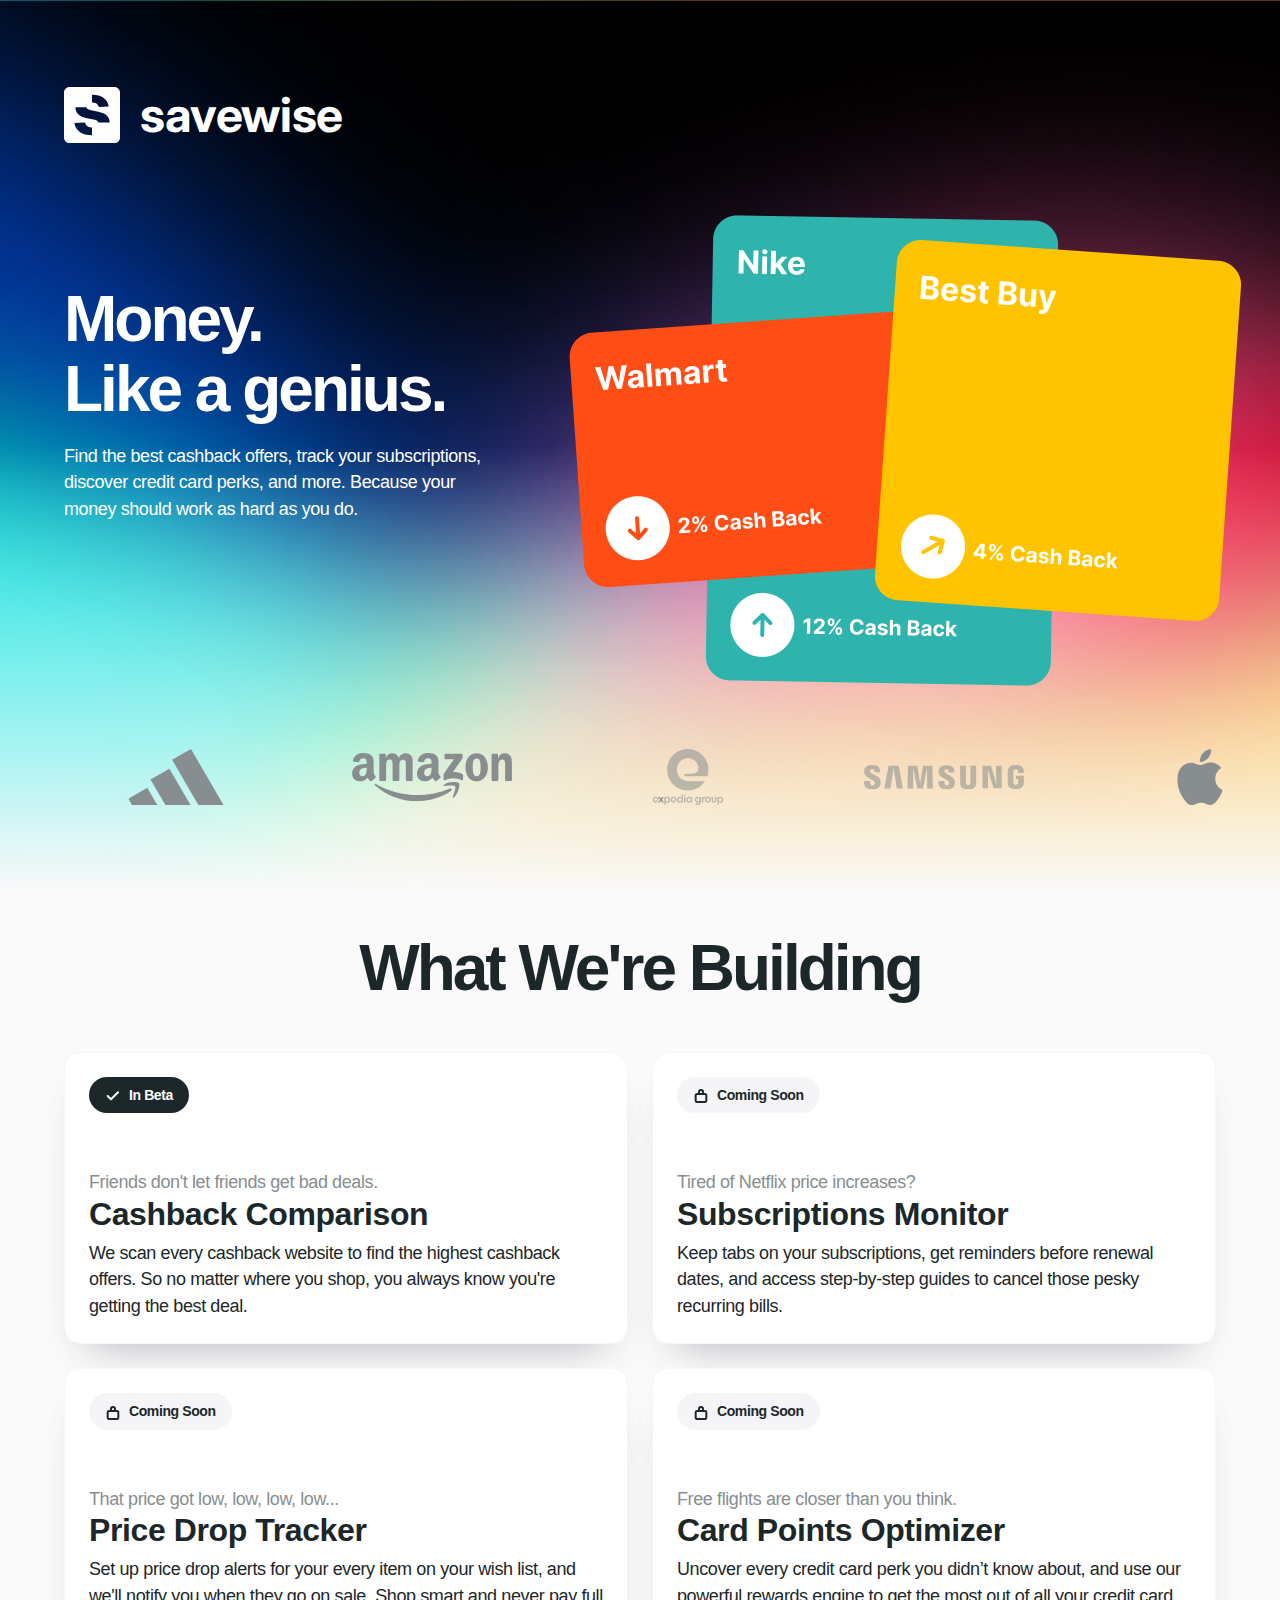
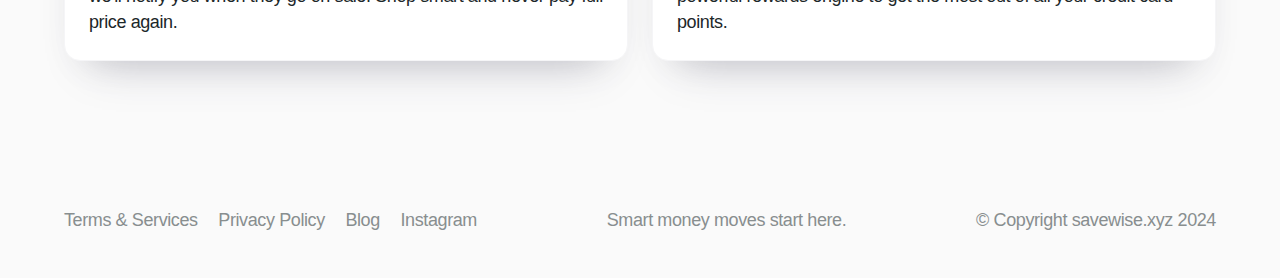
<file: index.html>
<!doctype html>
<html lang="en">
<head>
	<meta charset="utf-8" />
	<meta http-equiv="X-UA-Compatible" content="IE=edge,chrome=1">
	<meta name="handheldfriendly" content="true">
	<meta name="mobileoptimized" content="320">
	<meta name="viewport" content="width=device-width, initial-scale=1" />
	<title>Savewise: Cashback Comparison, Track & Cancel Subscriptions, Price Drop Alerts</title>
	<meta name="application-name" content="Savewise">
	<meta name="description" content="Personal finance tools to help you compare cashback & rebates, get price drop alerts, track and cancel subscriptions, and more.">
    <meta name="keywords" content="cashback, comparison, cash back, rewards, rebates, savings, price drop, alerts, subscriptions, deals, personal finance">
	<meta property="og:title" content="Savewise: Cashback Comparison, Track & Cancel Subscriptions, Price Drop Alerts" />
	<meta property="og:description" content="Personal finance tools to help you compare cashback & rebates, get price drop alerts, track and cancel subscriptions, and more." />
	<meta property="og:image" content="https://savewise.xyz/og_banner.png" />
	<meta property="og:type" content="website" />
	<link rel="icon" type="image/svg+xml" href="favicon-black.svg" media="(prefers-color-scheme: light)">
	<link rel="icon" type="image/svg+xml" href="favicon-white.svg" media="(prefers-color-scheme: dark)">
	<link rel="icon" type="image/png" href="favicon-black.png" media="(prefers-color-scheme: dark)">
	<link rel="preconnect" href="https://fonts.googleapis.com">
	<link rel="preconnect" href="https://fonts.gstatic.com" crossorigin>
	<link href="https://fonts.googleapis.com/css2?family=Inter:wght@100..900&display=swap" rel="stylesheet">
	<link rel="stylesheet" href="style.css">
	<script>
		!function(){var i="analytics",analytics=window[i]=window[i]||[];if(!analytics.initialize)if(analytics.invoked)window.console&&console.error&&console.error("Segment snippet included twice.");else{analytics.invoked=!0;analytics.methods=["trackSubmit","trackClick","trackLink","trackForm","pageview","identify","reset","group","track","ready","alias","debug","page","screen","once","off","on","addSourceMiddleware","addIntegrationMiddleware","setAnonymousId","addDestinationMiddleware","register"];analytics.factory=function(e){return function(){if(window[i].initialized)return window[i][e].apply(window[i],arguments);var n=Array.prototype.slice.call(arguments);if(["track","screen","alias","group","page","identify"].indexOf(e)>-1){var c=document.querySelector("link[rel='canonical']");n.push({__t:"bpc",c:c&&c.getAttribute("href")||void 0,p:location.pathname,u:location.href,s:location.search,t:document.title,r:document.referrer})}n.unshift(e);analytics.push(n);return analytics}};for(var n=0;n<analytics.methods.length;n++){var key=analytics.methods[n];analytics[key]=analytics.factory(key)}analytics.load=function(key,n){var t=document.createElement("script");t.type="text/javascript";t.async=!0;t.setAttribute("data-global-segment-analytics-key",i);t.src="https://cdn.segment.com/analytics.js/v1/" + key + "/analytics.min.js";var r=document.getElementsByTagName("script")[0];r.parentNode.insertBefore(t,r);analytics._loadOptions=n};analytics._writeKey="QAV9GMUBLA6n2EWr2KqoapbDc8aP1ckK";;analytics.SNIPPET_VERSION="5.2.0";
		analytics.load("QAV9GMUBLA6n2EWr2KqoapbDc8aP1ckK");
		analytics.page();
		}}();
	</script>
	 <!-- Google Tag Manager -->
	 <script>
	 	(function(w,d,s,l,i){w[l]=w[l]||[];w[l].push({'gtm.start':
        new Date().getTime(),event:'gtm.js'});var f=d.getElementsByTagName(s)[0],
        j=d.createElement(s),dl=l!='dataLayer'?'&l='+l:'';j.async=true;j.src=
        'https://www.googletagmanager.com/gtm.js?id='+i+dl;f.parentNode.insertBefore(j,f);
        })(window,document,'script','dataLayer','GTM-PJ9B95FS');
	</script>
    <!-- End Google Tag Manager -->
</head>
<body id="home">
<!-- Google Tag Manager (noscript) -->
<noscript>
	<iframe src="https://www.googletagmanager.com/ns.html?id=GTM-PJ9B95FS" height="0" width="0" style="display:none;visibility:hidden"></iframe>
</noscript>
<!-- End Google Tag Manager (noscript) -->
<header id="gradient" role="banner">
	<div id="blur"></div>

	<div id="nav">
		<div class="logo wrap">
			<div style="display: flex;">
				<svg width="56" height="56" viewBox="0 0 40 40" fill="none" xmlns="http://www.w3.org/2000/svg">
					<path fill-rule="evenodd" clip-rule="evenodd" d="M4 0C1.79086 0 0 1.79086 0 4V36C0 38.2091 1.79086 40 4 40H36C38.2091 40 40 38.2091 40 36V4C40 1.79086 38.2091 0 36 0H4ZM24.8396 14.335L31.9479 13.8978C31.6077 11.3232 30.4169 9.28906 28.3755 7.79531C26.3463 6.30156 23.5637 5.55469 20.0278 5.55469L20.0019 5.5547V11.0575C20.0527 11.0565 20.1039 11.0561 20.1554 11.0561C21.0545 11.0561 21.8261 11.2079 22.4701 11.5115C23.1263 11.8029 23.6549 12.1976 24.0558 12.6955C24.4568 13.1813 24.7181 13.7278 24.8396 14.335ZM19.4263 16.6303C18.1262 16.351 17.2087 15.9806 16.6741 15.5191C16.2948 15.1917 16.0501 14.8124 15.9399 14.3811H8.16305C8.1878 16.4163 8.84979 18.0951 10.149 19.4174C11.4856 20.7654 13.5209 21.7127 16.2549 22.2592L21.1031 23.2246C22.3182 23.4675 23.2174 23.8197 23.8007 24.2812C24.2014 24.5899 24.4674 24.9589 24.5985 25.388H32.5845C32.5854 25.335 32.5858 25.2818 32.5858 25.2284C32.5858 23.2125 31.9175 21.5851 30.5809 20.3464C29.2443 19.1077 27.2151 18.209 24.4933 17.6504L19.4263 16.6303ZM11.2608 32.1325C9.07365 30.578 7.79172 28.4649 7.41504 25.7931L15.0519 25.3924C15.2828 26.5218 15.8418 27.3841 16.7288 27.9791C17.5868 28.543 18.6778 28.8341 20.0019 28.8526V34.4457C16.3507 34.4296 13.437 33.6585 11.2608 32.1325Z" fill="#1C2729"/>
				</svg>	
				<h1 id="savewise-titlemark">savewise</h1>
			</div>
		</div>
		<!-- end #logo -->
	</div>
	<!-- end #nav -->

	<div id="masthead" class="wrap">			
		<div class="copy">
			<h2>Money.<br />Like a genius.</h2>
			<p>Find the best cashback offers, track your subscriptions, discover credit card perks, and more. Because your money should work as hard as you do.</p>

			<div id="form">
				<div id="getWaitlistContainer" data-waitlist_id="15061" data-widget_type="WIDGET_2"></div>
				<link rel="stylesheet" type="text/css" href="https://prod-waitlist-widget.s3.us-east-2.amazonaws.com/getwaitlist.min.css"/>
				<script src="https://prod-waitlist-widget.s3.us-east-2.amazonaws.com/getwaitlist.min.js"></script>
			</div>
		</div>
		<!-- end .copy -->

		<div id="animate">
			<img src="cards@2x.png" width="675" height="471" alt="cashback offer cards"/>
		</div>
		<!-- end #cards -->
	</div>
	<!-- end .wrap -->
</header>
<!-- end header-->

<div id="content" class="group">
	<section id="main" role="main">
		<div class="carousel-container">
			<div class="carousel-track">
			  <div class="item adidas">
				<svg width="175" height="103" viewBox="0 0 175 103" fill="none" xmlns="http://www.w3.org/2000/svg">
					<g clip-path="url(#clip0_555_3613)">
						<path d="M128.57 103L80.3008 19.7632L114.978 0L175.001 103H128.57Z" fill="#FFFFFF"/>
						<path d="M0 91.3381L34.677 71.4414L53.0249 103H6.72904L0 91.3381Z" fill="#FFFFFF"/>
						<path d="M40.6445 55.9948L75.3215 36.1426L114.215 102.999L68.0542 102.955L40.6445 55.9948Z" fill="#FFFFFF"/>
					</g>
					<defs>
					<clipPath id="clip0_555_3613">
						<rect width="175" height="103" fill="white"/>
					</clipPath>
					</defs>
				</svg>
			  </div>
			  <!-- end .item-->

			  <div class="item amazon">
				<svg width="175" height="53" viewBox="0 0 175 53" fill="none" xmlns="http://www.w3.org/2000/svg">
					<g clip-path="url(#clip0_533_1585)">
					<path d="M108.544 41.2638C98.387 48.7506 83.6645 52.7451 70.9887 52.7451C53.2151 52.7451 37.2144 46.1713 25.1092 35.2379C24.1581 34.3781 25.0103 33.2064 26.1516 33.8759C39.2154 41.4769 55.3684 46.0496 72.0539 46.0496C83.3069 46.0496 95.686 43.7214 107.068 38.89C108.788 38.1595 110.226 40.016 108.544 41.2638Z" fill="#FFFFFF"/>
					<path d="M112.765 36.4332C111.471 34.7745 104.182 35.6495 100.91 36.0375C99.9137 36.1593 99.7615 35.2919 100.659 34.668C106.465 30.5822 115.991 31.7615 117.101 33.1311C118.212 34.5082 116.812 44.0569 111.357 48.6144C110.52 49.3144 109.721 48.9416 110.094 48.0134C111.319 44.9547 114.066 38.0994 112.765 36.4332Z" fill="#FFFFFF"/>
					<path d="M101.141 5.82364V1.85198C101.141 1.25091 101.597 0.847656 102.145 0.847656H119.926C120.497 0.847656 120.953 1.25852 120.953 1.85198V5.253C120.946 5.82364 120.467 6.56927 119.614 7.7486L110.4 20.9038C113.824 20.8201 117.438 21.3298 120.543 23.0798C121.243 23.4754 121.433 24.0537 121.486 24.6243V28.8623C121.486 29.4405 120.847 30.1177 120.177 29.7677C114.707 26.8993 107.441 26.5873 101.392 29.7981C100.776 30.1329 100.129 29.4634 100.129 28.8851V24.8602C100.129 24.2135 100.137 23.1102 100.783 22.1287L111.458 6.82036H102.168C101.597 6.82036 101.141 6.41711 101.141 5.82364Z" fill="#FFFFFF"/>
					<path d="M36.2783 30.6046H30.8686C30.3513 30.5666 29.9404 30.1786 29.9023 29.684V1.92047C29.9023 1.36505 30.3665 0.923749 30.9447 0.923749H35.9892C36.5142 0.94656 36.9326 1.34983 36.9707 1.85199V5.48127H37.0696C38.3859 1.97373 40.8586 0.337891 44.1912 0.337891C47.577 0.337891 49.6921 1.97373 51.2139 5.48127C52.5225 1.97373 55.4975 0.337891 58.6854 0.337891C60.9528 0.337891 63.4332 1.27374 64.9473 3.3737C66.6592 5.70952 66.3092 9.10293 66.3092 12.0779L66.3016 29.6003C66.3016 30.1558 65.8375 30.6046 65.2592 30.6046H59.8572C59.317 30.5666 58.8833 30.1329 58.8833 29.6003V14.8854C58.8833 13.7137 58.9898 10.792 58.7311 9.68117C58.3278 7.81709 57.1181 7.29209 55.5507 7.29209C54.2421 7.29209 52.8725 8.16708 52.3171 9.56705C51.7617 10.967 51.8149 13.3104 51.8149 14.8854V29.6003C51.8149 30.1558 51.3508 30.6046 50.7726 30.6046H45.3705C44.8227 30.5666 44.3966 30.1329 44.3966 29.6003L44.389 14.8854C44.389 11.7887 44.8988 7.23123 41.0565 7.23123C37.1685 7.23123 37.3207 11.6746 37.3207 14.8854V29.6003C37.3207 30.1558 36.8565 30.6046 36.2783 30.6046Z" fill="#FFFFFF"/>
					<path d="M136.26 0.337891C144.287 0.337891 148.631 7.23122 148.631 15.9963C148.631 24.4646 143.83 31.1829 136.26 31.1829C128.377 31.1829 124.086 24.2896 124.086 15.6995C124.086 7.05623 128.43 0.337891 136.26 0.337891ZM136.305 6.00625C132.318 6.00625 132.067 11.4387 132.067 14.8245C132.067 18.218 132.014 25.4613 136.26 25.4613C140.452 25.4613 140.65 19.6179 140.65 16.0571C140.65 13.7137 140.551 10.9138 139.843 8.69206C139.235 6.7595 138.025 6.00625 136.305 6.00625Z" fill="#FFFFFF"/>
					<path d="M159.04 30.6046H153.653C153.113 30.5666 152.679 30.1329 152.679 29.6003L152.672 1.82916C152.718 1.31939 153.166 0.923749 153.714 0.923749H158.728C159.2 0.94656 159.588 1.26613 159.695 1.69982V5.94538H159.793C161.308 2.14872 163.43 0.337891 167.166 0.337891C169.593 0.337891 171.96 1.21287 173.481 3.60956C174.896 5.83125 174.896 9.56705 174.896 12.2529V29.7297C174.836 30.2166 174.387 30.6046 173.854 30.6046H168.429C167.935 30.5666 167.524 30.2014 167.47 29.7297V14.6496C167.47 11.6137 167.82 7.17036 164.085 7.17036C162.768 7.17036 161.559 8.05295 160.958 9.39205C160.197 11.0888 160.098 12.7779 160.098 14.6496V29.6003C160.09 30.1558 159.618 30.6046 159.04 30.6046Z" fill="#FFFFFF"/>
					<path d="M86.9633 17.3436V16.1719C83.0525 16.1719 78.9211 17.0089 78.9211 21.6196C78.9211 23.9555 80.1309 25.538 82.208 25.538C83.7297 25.538 85.0916 24.6022 85.9514 23.0805C87.0166 21.2088 86.9633 19.4512 86.9633 17.3436ZM92.4186 30.5292C92.061 30.8488 91.5437 30.8716 91.1404 30.6586C89.3448 29.1673 89.0252 28.4749 88.0361 27.0521C85.0688 30.0803 82.9688 30.9857 79.1189 30.9857C74.569 30.9857 71.0234 28.1782 71.0234 22.5555C71.0234 18.1654 73.4049 15.1752 76.7907 13.7144C79.7276 12.4209 83.8286 12.1927 86.9633 11.8351V11.1351C86.9633 9.84923 87.0622 8.32753 86.309 7.21669C85.647 6.21996 84.384 5.8091 83.2732 5.8091C81.2113 5.8091 79.37 6.86669 78.9211 9.05795C78.8298 9.5449 78.4722 10.0242 77.9852 10.0471L72.7354 9.48402C72.2941 9.38512 71.8071 9.02751 71.9289 8.35036C73.1386 1.98962 78.8831 0.0722656 84.0264 0.0722656C86.659 0.0722656 90.098 0.772251 92.1752 2.76569C94.8077 5.22324 94.5566 8.50252 94.5566 12.0709V20.5012C94.5566 23.0348 95.6066 24.1457 96.5957 25.5152C96.9457 26.0022 97.0218 26.588 96.5805 26.9532C95.4773 27.8739 93.5143 29.5858 92.4339 30.5445L92.4186 30.5292Z" fill="#FFFFFF"/>
					<path d="M16.0454 17.3436V16.1719C12.1346 16.1719 8.00313 17.0089 8.00313 21.6196C8.00313 23.9555 9.21288 25.538 11.29 25.538C12.8117 25.538 14.1736 24.6022 15.0334 23.0805C16.0986 21.2088 16.0454 19.4512 16.0454 17.3436ZM21.5007 30.5292C21.1431 30.8488 20.6257 30.8716 20.2224 30.6586C18.4268 29.1673 18.1073 28.4749 17.1182 27.0521C14.1508 30.0803 12.0509 30.9857 8.20095 30.9857C3.65104 30.9857 0.105469 28.1782 0.105469 22.5555C0.105469 18.1654 2.48694 15.1752 5.87274 13.7144C8.80963 12.4209 12.9106 12.1927 16.0454 11.8351V11.1351C16.0454 9.84923 16.1443 8.32753 15.391 7.21669C14.7291 6.21996 13.4661 5.8091 12.3552 5.8091C10.2933 5.8091 8.45203 6.86669 8.00313 9.05795C7.91182 9.5449 7.55422 10.0242 7.06728 10.0471L1.81739 9.48402C1.37609 9.38512 0.889147 9.02751 1.01088 8.35036C2.22064 1.98962 7.96508 0.0722656 13.1085 0.0722656C15.741 0.0722656 19.1801 0.772251 21.2572 2.76569C23.8898 5.22324 23.6387 8.50252 23.6387 12.0709V20.5012C23.6387 23.0348 24.6887 24.1457 25.6778 25.5152C26.0278 26.0022 26.1038 26.588 25.6625 26.9532C24.5593 27.8739 22.5963 29.5858 21.5159 30.5445L21.5007 30.5292Z" fill="#FFFFFF"/>
					</g>
					<defs>
					<clipPath id="clip0_533_1585">
					<rect width="175" height="52.8192" fill="white"/>
					</clipPath>
					</defs>
					</svg>
			  </div>
			  <!-- end .item-->

			  <div class="item expedia">
				<svg width="175" height="139" viewBox="0 0 175 139" fill="none" xmlns="http://www.w3.org/2000/svg">
					<g clip-path="url(#clip0_533_1488)">
					<mask id="mask0_533_1488" style="mask-type:luminance" maskUnits="userSpaceOnUse" x="-106" y="-276" width="942" height="729">
					<path d="M-105.98 452.168H835.875V-275.63H-105.98V452.168Z" fill="white"/>
					</mask>
					<g mask="url(#mask0_533_1488)">
					<path d="M113.59 47.4611C113.59 37.4694 104.432 23.1061 86.7376 23.1061C70.7094 23.1061 59.8852 36.8451 59.8852 51.0002C59.8852 67.8609 71.5419 79.9338 91.5254 79.9338H129.411C120.459 93.8808 104.848 102.832 86.9457 102.832C58.6354 102.832 35.7383 79.7256 35.7383 51.4165C35.7383 23.1061 58.6354 -0.000286416 86.9457 -0.000286416C115.255 -0.000286416 138.361 23.1061 138.361 51.4165C138.361 57.0367 137.321 62.4488 135.864 67.4447H78.6189V61.8244L98.8105 61.2001C109.01 60.7839 113.59 55.5799 113.59 47.4611Z" fill="#FFFFFF"/>
					<path d="M11.1691 125.392C11.1691 123.959 9.855 121.898 7.31603 121.898C5.01728 121.898 3.46417 123.869 3.46417 125.9C3.46417 128.319 5.13621 130.051 8.00339 130.051H13.4393C12.1549 132.052 9.91446 133.336 7.34695 133.336C3.2846 133.336 0 130.022 0 125.959C0 121.898 3.2846 118.583 7.34695 118.583C11.4081 118.583 14.7236 121.898 14.7236 125.959C14.7236 126.766 14.5738 127.542 14.3645 128.259H6.15179V127.453L9.04871 127.363C10.5114 127.303 11.1691 126.556 11.1691 125.392Z" fill="#FFFFFF"/>
					</g>
					<path d="M20.8462 123.153L23.6539 119.031H27.5355L22.7573 125.692L27.9244 132.889H23.8026L20.7261 128.409L17.6211 132.889H13.7383L18.815 125.87L13.8881 119.031H18.0087L20.8462 123.153Z" fill="#FFFFFF"/>
					<mask id="mask1_533_1488" style="mask-type:luminance" maskUnits="userSpaceOnUse" x="-106" y="-276" width="942" height="729">
					<path d="M-105.98 452.168H835.875V-275.63H-105.98V452.168Z" fill="white"/>
					</mask>
					<g mask="url(#mask1_533_1488)">
					<path d="M32.1939 121.75C33.2095 119.6 35.0313 118.644 36.8829 118.644C40.227 118.644 43.2738 121.481 43.2738 125.961C43.2738 130.441 40.227 133.278 36.8829 133.278C35.0313 133.278 33.2095 132.322 32.1939 130.172C32.1344 130.053 32.044 130.083 32.044 130.201V138.594H28.4609V119.032H32.044V121.72C32.044 121.839 32.1344 121.869 32.1939 121.75ZM35.8971 130.322C37.9877 130.322 39.8096 128.5 39.8096 125.961C39.8096 123.422 37.9877 121.6 35.8971 121.6C33.8362 121.6 31.9846 123.422 31.9846 125.961C31.9846 128.5 33.8362 130.322 35.8971 130.322Z" fill="#FFFFFF"/>
					<path d="M55.6066 125.392C55.6066 123.959 54.2925 121.898 51.7535 121.898C49.4548 121.898 47.9017 123.869 47.9017 125.9C47.9017 128.319 49.5737 130.051 52.4409 130.051H57.8768C56.5924 132.052 54.352 133.336 51.7844 133.336C47.7221 133.336 44.4375 130.022 44.4375 125.959C44.4375 121.898 47.7221 118.583 51.7844 118.583C55.8456 118.583 59.1611 121.898 59.1611 125.959C59.1611 126.766 59.0113 127.542 58.802 128.259H50.5893V127.453L53.4862 127.363C54.9501 127.303 55.6066 126.556 55.6066 125.392Z" fill="#FFFFFF"/>
					<path d="M71.4041 130.171C70.3885 132.321 68.5666 133.277 66.715 133.277C63.3698 133.277 60.3242 130.44 60.3242 125.96C60.3242 121.48 63.3698 118.643 66.715 118.643C68.5666 118.643 70.3885 119.599 71.4041 121.749C71.4636 121.868 71.5528 121.838 71.5528 121.719V113.029H75.137V132.888H71.5528V130.201C71.5528 130.082 71.4636 130.052 71.4041 130.171ZM67.7009 121.599C65.6103 121.599 63.7884 123.421 63.7884 125.96C63.7884 128.499 65.6103 130.321 67.7009 130.321C69.7618 130.321 71.6134 128.499 71.6134 125.96C71.6134 123.421 69.7618 121.599 67.7009 121.599Z" fill="#FFFFFF"/>
					<path d="M77.4062 114.999C77.4062 113.865 78.3624 112.909 79.4969 112.909C80.6314 112.909 81.5875 113.865 81.5875 114.999C81.5875 116.134 80.6314 117.09 79.4969 117.09C78.3624 117.09 77.4062 116.134 77.4062 114.999ZM81.289 132.889H77.7047V119.031H81.289V132.889Z" fill="#FFFFFF"/>
					<path d="M94.1619 130.171C93.1463 132.321 91.3245 133.277 89.4729 133.277C86.1288 133.277 83.082 130.44 83.082 125.96C83.082 121.48 86.1288 118.643 89.4729 118.643C91.3245 118.643 93.1463 119.599 94.1619 121.749C94.2214 121.868 94.3106 121.838 94.3106 121.719V119.032H97.8949V132.888H94.3106V130.201C94.3106 130.082 94.2214 130.052 94.1619 130.171ZM90.4587 121.599C88.3681 121.599 86.5462 123.421 86.5462 125.96C86.5462 128.499 88.3681 130.321 90.4587 130.321C92.5196 130.321 94.3712 128.499 94.3712 125.96C94.3712 123.421 92.5196 121.599 90.4587 121.599Z" fill="#FFFFFF"/>
					<path d="M115.723 130.081C115.723 129.962 115.633 129.931 115.573 130.052C114.559 132.202 112.767 133.158 110.945 133.158C107.629 133.158 104.613 130.35 104.613 125.9C104.613 121.45 107.629 118.643 110.945 118.643C112.767 118.643 114.559 119.598 115.573 121.748C115.633 121.869 115.723 121.839 115.723 121.719V119.031H119.306V132.083C119.306 135.935 116.648 138.922 112.049 138.922C109.481 138.922 107.241 138.025 105.598 136.502L107.749 134.172C109.182 135.308 110.317 135.905 111.99 135.905C114.618 135.905 115.723 134.053 115.723 131.753V130.081ZM111.929 121.6C109.87 121.6 108.077 123.392 108.077 125.9C108.077 128.409 109.87 130.2 111.929 130.2C113.96 130.2 115.782 128.409 115.782 125.9C115.782 123.392 113.96 121.6 111.929 121.6Z" fill="#FFFFFF"/>
					<path d="M125.455 119.031V122.047C125.455 122.107 125.515 122.137 125.545 122.047C126.023 119.568 127.098 118.642 128.949 118.642H129.279V122.406H127.665C126.202 122.406 125.455 123.54 125.455 125.153V132.889H121.871V119.031H125.455Z" fill="#FFFFFF"/>
					<path d="M136.895 118.583C140.926 118.583 144.242 121.898 144.242 125.959C144.242 130.02 140.926 133.336 136.895 133.336C132.804 133.336 129.488 130.02 129.488 125.959C129.488 121.898 132.804 118.583 136.895 118.583ZM136.865 121.837C134.715 121.837 132.952 123.63 132.952 125.959C132.952 128.289 134.715 130.081 136.865 130.081C139.015 130.081 140.777 128.289 140.777 125.959C140.777 123.63 139.015 121.837 136.865 121.837Z" fill="#FFFFFF"/>
					<path d="M151.676 133.336C148.182 133.336 145.941 131.216 145.941 128.109V119.031H149.526V127.841C149.526 129.214 150.421 130.111 151.765 130.111C152.99 130.111 153.916 129.184 153.916 127.87V119.031H157.499V128.109C157.499 131.216 155.08 133.336 151.676 133.336Z" fill="#FFFFFF"/>
					<path d="M163.713 121.75C164.729 119.6 166.551 118.644 168.402 118.644C171.748 118.644 174.793 121.481 174.793 125.961C174.793 130.441 171.748 133.278 168.402 133.278C166.551 133.278 164.729 132.322 163.713 130.172C163.654 130.053 163.565 130.083 163.565 130.201V138.594H159.98V119.032H163.565V121.72C163.565 121.839 163.654 121.869 163.713 121.75ZM167.417 130.322C169.507 130.322 171.329 128.5 171.329 125.961C171.329 123.422 169.507 121.6 167.417 121.6C165.356 121.6 163.504 123.422 163.504 125.961C163.504 128.5 165.356 130.322 167.417 130.322Z" fill="#FFFFFF"/>
					</g>
					</g>
					<defs>
					<clipPath id="clip0_533_1488">
					<rect width="175" height="138.923" fill="white"/>
					</clipPath>
					</defs>
				</svg>					
			  </div>
			  <!-- end .item-->
			  
			  <div class="item samsung">
				<svg width="175" height="27" viewBox="0 0 175 27" fill="none" xmlns="http://www.w3.org/2000/svg">
					<g clip-path="url(#clip0_533_1479)">
					<mask id="mask0_533_1479" maskUnits="userSpaceOnUse" x="-14" y="-14" width="203" height="55">
					<path d="M-13.4023 -13.4055H188.414V40.2051H-13.4023V-13.4055Z" fill="white"/>
					</mask>
					<g mask="url(#mask0_533_1479)">
					<path d="M166.15 11.7718V15.4205H168.715V19.0406C168.723 19.364 168.705 19.7129 168.649 19.9921C168.548 20.6673 167.906 21.8171 166.086 21.8171C164.277 21.8171 163.647 20.6673 163.537 19.9921C163.491 19.7129 163.472 19.364 163.472 19.0406V7.60657C163.472 7.20213 163.499 6.75946 163.585 6.4244C163.709 5.815 164.249 4.61324 166.072 4.61324C167.986 4.61324 168.464 5.88022 168.573 6.4244C168.645 6.78484 168.649 7.38941 168.649 7.38941V8.77782H174.95V7.95705C174.95 7.95705 174.978 7.10062 174.902 6.30137C174.429 1.60834 170.562 0.123553 166.128 0.123553C161.686 0.123553 157.898 1.62215 157.346 6.30137C157.296 6.72926 157.22 7.49896 157.22 7.95705V18.4752C157.22 18.9333 157.235 19.2879 157.319 20.1251C157.731 24.689 161.686 26.3067 166.11 26.3067C170.562 26.3067 174.49 24.689 174.908 20.1251C174.982 19.2879 174.99 18.9333 175 18.4752V11.7718H166.15ZM122.707 0.796556H116.38V19.3043C116.39 19.6268 116.38 19.9892 116.324 20.2549C116.192 20.8761 115.666 22.0718 113.92 22.0718C112.197 22.0718 111.657 20.8761 111.535 20.2549C111.471 19.9892 111.463 19.6268 111.471 19.3043V0.796556H105.146V18.7299C105.138 19.1922 105.174 20.1366 105.202 20.384C105.638 25.0571 109.321 26.5743 113.92 26.5743C118.528 26.5743 122.209 25.0571 122.654 20.384C122.689 20.1366 122.735 19.1922 122.707 18.7299V0.796556ZM64.572 0.796556L61.4158 20.3525L58.2615 0.796556H48.0553L47.514 25.8143H53.7667L53.9359 2.65462L58.238 25.8143H64.5819L68.8879 2.65462L69.0578 25.8143H75.3262L74.7666 0.796556H64.572ZM26.7839 0.796556L22.1497 25.8143H28.9076L32.3999 2.65462L35.8082 25.8143H42.5193L37.9043 0.796556H26.7839ZM144.82 20.9388L138.928 0.796556H129.644V25.5534H135.786L135.429 4.76679L141.756 25.5534H150.66V0.796556H144.478L144.82 20.9388ZM88.0117 7.3075C87.9006 6.81343 87.9327 6.28852 87.9902 6.01418C88.1691 5.21332 88.7072 4.33986 90.2575 4.33986C91.7025 4.33986 92.5496 5.24062 92.5496 6.59241V8.12217H98.7175V6.37846C98.7175 0.988016 93.8847 0.141221 90.3857 0.141221C85.9789 0.141221 82.38 1.59388 81.7228 5.64989C81.549 6.75368 81.5059 7.73346 81.7825 8.98374C82.8542 14.0411 91.6585 15.5082 92.9364 18.7065C93.1619 19.3123 93.0973 20.0849 92.9823 20.5401C92.7909 21.3725 92.2309 22.2096 90.5711 22.2096C89.0143 22.2096 88.0773 21.3146 88.0773 19.9657L88.0753 17.5648H81.4365V19.4733C81.4365 25.0035 85.7682 26.672 90.4336 26.672C94.9017 26.672 98.5922 25.1451 99.1842 21.0062C99.4666 18.8677 99.2536 17.4748 99.1402 16.9502C98.1058 11.7631 88.722 10.2029 88.0117 7.3075ZM6.64971 7.24614C6.5286 6.74179 6.55687 6.20949 6.62433 5.93194C6.79523 5.13493 7.33652 4.24606 8.91414 4.24606C10.3774 4.24606 11.239 5.15549 11.239 6.5182V8.06659H17.4791V6.30908C17.4791 0.866909 12.5725 -0.000447339 9.03526 -0.000447339C4.59151 -0.000447339 0.960514 1.4747 0.296185 5.55994C0.114361 6.6814 0.0831906 7.66793 0.345967 8.93202C1.4292 14.0468 10.3205 15.5258 11.6142 18.7624C11.8564 19.364 11.7832 20.1366 11.663 20.6095C11.4577 21.4505 10.8933 22.2996 9.21965 22.2996C7.65681 22.2996 6.72199 21.3892 6.72199 20.0216L6.71332 17.6142H0V19.5272C0 25.1207 4.39298 26.8027 9.09469 26.8027C13.6149 26.8027 17.3268 25.2624 17.9324 21.0756C18.2334 18.9175 18.0076 17.513 17.906 16.9804C16.8501 11.7297 7.36191 10.1746 6.64971 7.24614Z" fill="#FFFFFF"/>
					</g>
					</g>
					<defs>
					<clipPath id="clip0_533_1479">
					<rect width="175" height="26.8032" fill="white"/>
					</clipPath>
					</defs>
				</svg>					
			  </div>
			  <!-- end .item-->

			  <div class="item apple">
				<svg width="142" height="175" viewBox="0 0 142 175" fill="none" xmlns="http://www.w3.org/2000/svg">
					<g clip-path="url(#clip0_555_3611)">
					<path d="M137.482 59.6575C136.47 60.445 118.607 70.5425 118.607 92.995C118.607 118.965 141.337 128.153 142.017 128.38C141.913 128.94 138.406 140.963 130.033 153.213C122.567 163.993 114.769 174.755 102.906 174.755C91.044 174.755 87.9912 167.843 74.2971 167.843C60.9518 167.843 56.2069 174.983 45.3563 174.983C34.5057 174.983 26.9346 165.008 18.2297 152.758C8.14668 138.373 0 116.025 0 94.815C0 60.795 22.0501 42.7525 43.7514 42.7525C55.2823 42.7525 64.8944 50.3475 72.1339 50.3475C79.0246 50.3475 89.7705 42.2975 102.889 42.2975C107.861 42.2975 125.724 42.7525 137.482 59.6575ZM96.6612 27.895C102.086 21.4375 105.924 12.4775 105.924 3.5175C105.924 2.275 105.82 1.015 105.593 0C96.7658 0.3325 86.2641 5.8975 79.9317 13.265C74.96 18.935 70.3197 27.895 70.3197 36.9775C70.3197 38.3425 70.5464 39.7075 70.6511 40.145C71.2093 40.25 72.1165 40.3725 73.0236 40.3725C80.9435 40.3725 90.9044 35.0525 96.6612 27.895Z" fill="#FFFFFF"/>
					</g>
					<defs>
					<clipPath id="clip0_555_3611">
					<rect width="142" height="175" fill="white"/>
					</clipPath>
					</defs>
				</svg>					
			  </div>
			  <!-- end .item-->

			  <div class="item chewy">
				<svg width="175" height="68" viewBox="0 0 175 68" fill="none" xmlns="http://www.w3.org/2000/svg">
					<g clip-path="url(#clip0_533_1468)">
					<path fill-rule="evenodd" clip-rule="evenodd" d="M175.337 0H0V67.6442H175.337V0ZM88.8507 33.9476C88.9701 33.6709 89.0902 33.3927 89.2218 33.1152C90.3055 30.8307 92.4782 30.0446 94.426 30.7944C93.9917 29.7405 93.5655 28.6833 93.1472 27.6229C92.6962 28.3175 92.0151 28.934 91.128 29.4698C88.188 31.244 78.213 35.8532 78.213 35.8532C79.1256 37.5427 81.8785 39.333 84.8912 38.108C87.5158 37.0401 88.1725 35.5187 88.8507 33.9476ZM84.8805 26.3023C84.8805 26.3023 82.5853 22.2988 78.466 24.248C74.3468 26.1959 75.8356 30.5804 75.8356 30.5804L84.8805 26.3023ZM149.801 23.8254C150.585 21.3902 153.017 19.9377 155.609 20.81H155.61C158.201 21.6836 159.367 24.3248 158.515 26.7721L158.37 27.1734C151.074 47.3636 149.178 52.6121 142.785 54.5405C136.398 56.4669 130.838 52.6223 129.954 49.0025C129.313 46.3815 131.071 44.2586 133.059 44.1334C134.579 44.0379 135.54 44.7304 136.328 45.2982C137.038 45.8101 137.607 46.2205 138.319 45.8605C139.522 45.2502 138.444 42.0892 136.747 37.1152C136.064 35.1121 135.28 32.815 134.505 30.2721L133.388 26.589C132.862 29.6355 132.276 32.6713 131.63 35.6944C130.014 43.0888 129.301 44.9842 124.28 45.6869C119.23 46.1271 118.301 44.19 114.469 33.0694L114.415 33.0761L114.361 33.0815C113.018 44.789 112.529 46.8863 107.508 47.589C102.457 48.0292 101.353 46.3398 98.1858 39.4879C97.6831 38.3959 97.1917 37.2987 96.7118 36.1965C96.491 36.9692 96.1047 37.8092 95.5083 38.7111C94.1757 40.725 91.9276 42.9165 88.1085 44.723C81.5393 47.8313 73.1124 47.2538 68.9972 38.2104C68.7644 37.6959 68.5573 37.1703 68.3766 36.6354L67.5366 46.2873C67.3145 48.8315 65.2428 50.8036 62.4885 50.5546C59.7343 50.3042 58.0435 48.0265 58.2683 45.4473L59.2187 34.5259C59.4543 31.695 57.6841 30.0029 55.9207 29.844C54.1558 29.6838 52.1299 30.8052 51.8714 33.8596L50.9197 44.7809C50.6989 47.3252 48.6272 49.2986 45.8716 49.0482C43.1174 48.7992 41.428 46.5202 41.6514 43.9423L41.743 42.9017C40.3053 44.8927 37.7866 46.8311 33.6041 47.764C26.8505 49.2704 18.3132 46.2846 16.5362 37.0715C14.8172 28.1573 20.1008 21.0509 27.9153 19.4113C33.9905 18.1379 39.5245 20.7494 40.3672 24.3059C40.9016 26.6523 39.7978 28.4884 37.5093 28.9502C35.4983 29.355 34.3136 28.5499 33.1505 27.7594C32.0782 27.0307 31.0243 26.3145 29.3583 26.5702C25.4033 27.1759 24.9214 31.2952 25.4841 34.0911C26.1707 37.4955 28.4228 40.3265 31.982 39.5794C33.5891 39.2421 34.5711 38.1393 35.5437 37.0469C36.4692 36.0074 37.3864 34.9774 38.8258 34.6255C40.2905 34.2527 41.5451 34.779 42.373 35.6702L44.0395 16.5427C44.2603 13.9984 46.332 12.025 49.0876 12.2754C51.8418 12.5244 53.5312 14.8034 53.3078 17.3813L52.6078 25.4111L52.7047 25.4192C52.7047 25.4192 55.4051 22.5882 60.2108 23.0244C63.7755 23.3475 66.4503 25.4798 67.756 28.5167C68.4614 24.983 70.6301 21.4669 75.2905 18.9159C84.2343 14.0213 91.5183 18.7463 93.3976 23.6598C93.9361 22.7349 94.7851 22.0309 95.7937 21.6729C98.311 20.7454 100.753 22.109 101.608 24.4823L106.366 37.7096L106.474 37.6975L107.879 26.8273C108.452 22.4065 109.188 20.0144 112.944 19.5877C116.697 19.1623 117.933 21.3309 119.443 25.5161L123.156 35.8048L123.263 35.794L125.056 21.8236C125.379 19.3157 127.467 17.4379 130.123 17.7798C132.276 18.0571 133.734 19.6348 134.003 21.5705C134.645 20.7995 135.52 20.2574 136.496 20.0252C139.148 19.3682 141.458 21.0159 142.048 23.5063C142.048 23.5063 143.942 31.5267 145.328 37.3852L145.437 37.3905L149.801 23.8254Z" fill="#FFFFFF"/>
					</g>
					<defs>
					<clipPath id="clip0_533_1468">
					<rect width="175" height="67.3077" fill="white"/>
					</clipPath>
					</defs>
				</svg>
			  </div>
			  <!-- end .item-->

			  <div class="item lowes">
				<svg width="175" height="81" viewBox="0 0 175 81" fill="none" xmlns="http://www.w3.org/2000/svg">
					<path fill-rule="evenodd" clip-rule="evenodd" d="M42.3136 19.36L87.5098 0L132.704 19.36H160.886V27.2579H175V80.3423H0V27.2579H14.1217V19.36H42.3136ZM129.242 42.0604L129.244 33.4785L135.951 33.481L134.794 42.0702L129.242 42.0604ZM159.261 40.9143C159.619 40.9143 159.943 40.8875 159.943 40.4511C159.943 40.1079 159.624 40.0441 159.33 40.0441H158.752V40.9143H159.261ZM158.752 42.4881H158.327V39.6838H159.396C160.056 39.6838 160.384 39.9289 160.384 40.4829C160.384 40.9854 160.073 41.2036 159.661 41.2551L160.458 42.4881H159.982L159.242 41.2722H158.752V42.4881ZM159.266 43.1156C160.367 43.1156 161.235 42.2552 161.235 41.0811C161.235 39.929 160.367 39.0612 159.266 39.0612C158.151 39.0612 157.283 39.929 157.283 41.0811C157.283 42.2552 158.151 43.1156 159.266 43.1156ZM156.793 41.0811C156.793 39.6839 157.925 38.6543 159.266 38.6543C160.592 38.6543 161.727 39.6839 161.727 41.0811C161.727 42.4881 160.592 43.5225 159.266 43.5225C157.925 43.5225 156.793 42.4881 156.793 41.0811ZM27.9125 33.4785V62.7244H40.2889V69.6884H19.9141V33.4785H27.9125ZM108.438 69.6895H127.476V62.7157H116.475V58.1711H127.476V51.4571H116.475V46.888H127.476V39.8848H108.438V39.9191V69.6895ZM51.5366 46.888H58.5717V62.6863H51.5366V46.888ZM62.778 69.6896C64.8812 69.6896 66.5848 67.9835 66.5848 65.8828V43.6916C66.5848 41.5884 64.8812 39.8848 62.778 39.8848H47.3278C45.227 39.8848 43.5234 41.5884 43.5234 43.6916V65.8828C43.5234 67.9835 45.227 69.6896 47.3278 69.6896H62.778ZM95.8468 39.8848V62.7231H91.0178V39.8848H83.9828V62.7231H79.1538V39.8848H71.1406V65.8803C71.1406 67.9835 72.8443 69.6896 74.9474 69.6896H84.4191C86.0149 69.6896 87.5003 68.5865 87.5003 66.9908C87.5003 68.5865 88.9857 69.6896 90.5815 69.6896H100.056C102.156 69.6896 103.86 67.9835 103.86 65.8803V39.8848H95.8468ZM155.562 58.4275L155.56 58.4255C156.145 59.6658 156.421 60.9162 156.382 62.1369C156.24 66.5516 153.011 69.1475 152.977 69.172C151.57 70.3143 149.391 70.8952 146.509 70.8952C141.226 70.8952 135.275 68.9245 135.218 68.9049L135.118 68.8705V61.7374L135.314 61.8109C135.375 61.8354 141.523 64.1249 144.555 64.5465L144.631 64.5563C144.844 64.5861 145.063 64.5979 145.278 64.5979C146.854 64.5979 148.102 63.865 148.384 62.7741C148.656 61.7226 147.999 60.5386 146.71 59.764L146.698 59.7562C145.558 59.0796 144.34 58.5256 143.163 57.9962L143.158 57.9936C140.304 56.7026 137.355 55.3688 135.515 52.1769C134.084 49.3506 134.27 45.5634 135.954 43.171C137.959 40.2589 141.038 38.7832 145.102 38.7832C145.585 38.7832 146.088 38.8028 146.595 38.8469C151.01 39.4794 155.38 42.2346 155.424 42.264L155.491 42.3057V48.8114L155.29 48.7281C155.27 48.7158 153.243 47.8603 150.931 46.9018C149.833 46.4484 147.715 45.686 145.852 45.686C144.688 45.686 143.805 45.9876 143.229 46.5734C142.683 47.0416 142.484 47.8113 142.568 48.3016C142.873 50.0458 145.608 51.1205 146.522 51.4796L146.531 51.4833L146.693 51.5444C151.262 53.3731 154.101 55.4959 155.368 58.0378L155.417 58.1358C155.449 58.1994 155.481 58.2608 155.513 58.3245L155.562 58.4275Z" fill="#FFFFFF"/>
				</svg>
			  </div>
			  <!-- end .item-->

			  <div class="item lululemon">
				<svg width="174" height="174" viewBox="0 0 174 174" fill="none" xmlns="http://www.w3.org/2000/svg">
					<path d="M145.152 125.831C138.366 135.983 129.716 141.379 120.064 141.379C115.837 141.379 111.386 140.35 106.825 138.32C101.985 136.178 97.73 132.256 94.8374 127.278C91.9726 122.299 90.8323 116.931 91.6389 112.092C92.6401 107.864 94.8653 102.107 97.4519 95.4313C104.155 78.0757 113.361 54.2951 105.407 42.6691C102.069 37.774 96.0334 35.382 87.0219 35.3542C77.9825 35.3827 71.9748 37.774 68.6093 42.6691C60.6825 54.2951 69.8609 78.0757 76.5918 95.4591C79.1506 102.107 81.4035 107.864 82.377 112.147C83.2114 116.931 82.0708 122.299 79.1785 127.278C76.3136 132.256 72.0582 136.178 67.2187 138.32C62.6572 140.35 58.1793 141.379 53.9795 141.379C44.3282 141.379 35.6504 135.983 28.9195 125.859L28.1407 124.469C31.3671 126.082 37.5138 128.752 42.8262 128.752C45.4685 128.752 47.9717 127.945 50.4471 126.304C64.0757 117.237 59.4309 106.334 50.1132 89.4792C46.1636 82.3311 42.1029 74.9606 40.295 67.3397C38.348 59.1626 36.568 47.2306 43.6882 38.219C46.9981 33.9635 52.0879 30.7093 58.7632 28.5121C65.6887 26.2035 74.6168 24.9798 85.2972 24.8129H88.7461C99.4265 24.9795 108.355 26.2035 115.28 28.5121C121.956 30.7093 127.018 33.9635 130.355 38.219C137.475 47.2306 135.695 59.1626 133.748 67.3397C131.941 74.9606 127.879 82.3311 123.93 89.4792C114.612 106.334 109.94 117.237 123.596 126.304C126.071 127.945 128.547 128.752 131.217 128.752C136.529 128.752 142.648 126.082 145.903 124.469L145.152 125.831ZM87.0219 2.70117C40.4343 2.70117 2.69141 40.444 2.69141 87.0316C2.69141 133.591 40.4343 171.362 87.0219 171.362C133.609 171.362 171.352 133.591 171.352 87.0316C171.352 40.444 133.609 2.70117 87.0219 2.70117Z" fill="#FFFFFF"/>
				</svg>					
			  </div>
			  <!-- end .item-->

			  <div class="item macys">
				<svg width="175" height="51" viewBox="0 0 175 51" fill="none" xmlns="http://www.w3.org/2000/svg">
					<path fill-rule="evenodd" clip-rule="evenodd" d="M171.854 28.2341C170.542 27.2384 168.957 26.8087 167.41 26.3896L167.238 26.3457C165.634 25.8955 164.686 25.4781 164.066 24.9488C163.438 24.4093 163.133 23.6956 163.082 22.6378C163.063 22.1535 163.126 21.6884 163.282 21.2572C163.436 20.8314 163.67 20.4517 163.977 20.129C164.321 19.7655 164.752 19.4793 165.256 19.2798C165.782 19.0737 166.368 18.9695 167.016 18.9695C167.545 18.95 168.084 19.0372 168.576 19.215C169.03 19.3807 169.421 19.6218 169.737 19.9326C170.039 20.2322 170.278 20.6053 170.446 21.0417C170.622 21.5016 170.715 22.0291 170.723 22.6112L170.743 23.6429H173.735L173.721 22.5773C173.687 20.6741 173.03 19.0457 171.815 17.8696C170.613 16.7035 168.948 16.0742 166.99 16.0469C165.201 16.0469 163.537 16.6113 162.304 17.6364C160.857 18.8419 160.091 20.5916 160.091 22.714C160.16 24.7563 160.829 26.2157 162.2 27.3033C163.419 28.2783 165.104 28.8179 166.758 29.2956C168.482 29.6766 169.618 30.1875 170.334 30.9042C170.996 31.5672 171.319 32.4622 171.353 33.7153L171.355 33.8644C171.355 34.4543 171.253 35.0145 171.048 35.5301C170.848 36.0396 170.553 36.4993 170.174 36.8927C169.78 37.297 169.312 37.6115 168.778 37.8286C168.227 38.0493 167.625 38.1609 166.991 38.1609C165.607 38.1609 164.436 37.7307 163.604 36.9183C162.776 36.11 162.326 34.9628 162.302 33.5983L162.282 32.5635L159.339 32.578L159.285 33.9067C159.285 34.7978 159.443 35.6564 159.756 36.4619C160.071 37.2635 160.535 37.9956 161.137 38.6398C161.852 39.402 162.762 40.0261 163.771 40.4462C164.769 40.8603 165.882 41.0794 166.989 41.0794C168.027 41.0794 169.031 40.8806 169.971 40.4856C170.908 40.0885 171.734 39.5132 172.427 38.7769C173.099 38.0635 173.606 37.2401 173.933 36.3318C174.262 35.4246 174.399 34.4642 174.343 33.4785C174.22 31.1241 173.406 29.4087 171.854 28.2341Z" fill="#FFFFFF"/>
					<path fill-rule="evenodd" clip-rule="evenodd" d="M165.311 4.34036H161.417L160.224 0.644531L159.019 4.34036H155.117L158.278 6.63228L157.096 10.3251L160.216 8.04376L163.356 10.3333L162.159 6.62955L165.311 4.34036Z" fill="#FFFFFF"/>
					<path fill-rule="evenodd" clip-rule="evenodd" d="M147.31 35.7364L139.477 16.0469H136.227L137.067 18.1765C137.135 18.3514 139.298 23.8264 141.447 29.2552L145.585 39.7103L141.266 49.578H144.602L158.108 18.198L158.974 16.0469H155.623L147.31 35.7364Z" fill="#FFFFFF"/>
					<path fill-rule="evenodd" clip-rule="evenodd" d="M117.619 21.6982C118.733 20.7002 119.748 20.0384 120.814 19.6138C121.871 19.1919 123.032 18.986 124.568 18.9672C126.276 18.9672 128.031 19.4658 129.511 20.372C131.232 21.4283 132.508 22.9972 133.196 24.9082L133.444 25.6028H136.667L136.176 24.207C135.221 21.4893 133.44 19.2966 131.026 17.863C129.058 16.6926 126.708 16.0469 124.409 16.0469C120.967 16.0469 117.798 17.3258 115.485 19.649C113.17 21.9694 111.895 25.1511 111.895 28.6052C111.895 31.7839 113.075 34.9009 115.134 37.1546C117.479 39.7231 120.758 41.0812 124.614 41.0812C127.194 41.0812 129.642 40.3351 131.694 38.9242C133.744 37.5085 135.279 35.5071 136.131 33.1376L136.638 31.7324H133.39L133.15 32.4421C132.659 33.8715 131.588 35.2736 130.209 36.2896C128.575 37.4939 126.568 38.1405 124.409 38.1584C123.144 38.1584 121.917 37.9275 120.766 37.4736C119.624 37.0176 118.6 36.356 117.722 35.5056C116.816 34.6294 116.11 33.5825 115.623 32.3972C115.138 31.2093 114.891 29.9182 114.891 28.5632C114.891 27.2451 115.154 25.897 115.651 24.6641C116.138 23.4519 116.82 22.4252 117.619 21.6982Z" fill="#FFFFFF"/>
					<path fill-rule="evenodd" clip-rule="evenodd" d="M105.936 16.0469V20.1552C105.293 19.4258 104.539 18.7637 103.703 18.2011C101.611 16.7917 99.1372 16.0472 96.5462 16.0472C91.7992 16.0472 88.8674 18.2226 87.2442 20.0457C85.2049 22.3279 84.0352 25.432 84.0352 28.5635C84.0352 31.6909 85.2037 34.795 87.2415 37.079C88.8659 38.9045 91.7992 41.08 96.5462 41.08C99.0074 41.08 101.227 40.4913 103.142 39.33C104.193 38.6916 105.127 37.8927 105.936 36.9462V41.0767H108.933V16.0469H105.936ZM105.946 30.1666C105.847 30.7768 105.694 31.3518 105.487 31.889C104.816 33.7945 103.644 35.3825 102.1 36.4783C100.551 37.5783 98.6724 38.1584 96.6696 38.1584C93.7428 38.1584 91.2665 37.1279 89.5087 35.179C87.9519 33.4527 87.0472 31.0401 87.0281 28.5635C87.0281 25.9067 87.9938 23.471 89.7465 21.7052C91.4979 19.9395 93.9118 18.9684 96.5452 18.9684C98.5047 18.9684 100.374 19.5207 101.948 20.5646C103.514 21.6049 104.701 23.0764 105.388 24.8354C105.607 25.3534 105.774 25.9097 105.888 26.4884C106.001 27.0704 106.059 27.6903 106.059 28.3508C106.083 28.9486 106.045 29.5588 105.946 30.1666Z" fill="#FFFFFF"/>
					<path fill-rule="evenodd" clip-rule="evenodd" d="M78.2701 18.5265C77.4452 17.6992 76.454 17.0702 75.3246 16.6574C73.1458 15.8591 70.1624 15.7925 67.6876 16.8367C66.4487 17.3586 65.3535 18.1277 64.5204 19.0555C64.1793 19.4296 63.8808 19.8201 63.6115 20.2423C63.3045 19.7036 63.0379 19.3145 62.8269 19.0919C62.0019 18.1044 60.9513 17.3386 59.7018 16.8163C58.4777 16.3065 57.1118 16.0475 55.6378 16.0475C54.7061 16.0475 53.2792 16.1927 51.7737 16.884C50.7868 17.3385 49.9103 17.9597 49.1572 18.7383V16.0469H46.1602V41.0767H49.1572V27.0203C49.1572 25.6519 49.3058 24.5085 49.6128 23.5253C49.9061 22.5799 50.3564 21.7693 51.0097 21.0193C51.4832 20.3981 52.1716 19.8704 52.9992 19.4946C53.8566 19.1092 54.7656 18.9212 55.6093 18.9685C56.7806 19.0075 57.8072 19.2223 58.6616 19.6099C59.4907 19.987 60.1859 20.5337 60.7227 21.2267C61.2285 21.9045 61.5343 22.4975 61.745 23.2093C62.0062 24.0773 62.128 25.1448 62.128 26.5672L62.1182 41.0767H65.1134V27.2278C65.1134 25.7347 65.1621 24.5437 65.3945 23.5838C65.6006 22.7361 65.9684 22.0092 66.6283 21.1521C67.1842 20.4267 67.9603 19.8623 68.9396 19.4759C70.6896 18.7817 72.8168 18.8614 74.2505 19.3862C74.9726 19.6493 75.5934 20.0482 76.1032 20.5781C76.7456 21.2238 77.2351 22.0824 77.5584 23.1306C77.9033 24.2482 78.0779 25.626 78.0779 27.2276V41.0765H81.0719V27.2276C81.0719 25.3032 80.8449 23.6025 80.3983 22.1731C79.9297 20.6773 79.2127 19.45 78.2701 18.5265Z" fill="#FFFFFF"/>
					<path fill-rule="evenodd" clip-rule="evenodd" d="M21.9054 31.4983L35.05 41.0769L30.0276 25.5976L43.1595 16.0487H26.9299L21.9254 0.644531L16.9264 16.0487H0.644531L13.8344 25.623L8.83837 41.032L21.9054 31.4983Z" fill="#FFFFFF"/>
				</svg>					
			  </div>
			  <!-- end .item-->

			  <div class="item walgreens">
				<svg width="175" height="37" viewBox="0 0 175 37" fill="none" xmlns="http://www.w3.org/2000/svg">
					<g clip-path="url(#clip0_533_1432)">
					<path d="M121.865 19.0597C121.865 16.4009 125.905 12.293 127.927 12.293C128.482 12.293 128.842 12.531 128.842 13.0954C128.842 14.568 125.729 17.1948 121.865 19.0597ZM111.898 12.3008C112.453 12.3008 112.814 12.5387 112.814 13.1034C112.814 14.576 109.7 17.2022 105.836 19.0677C105.836 16.4087 109.877 12.3008 111.898 12.3008ZM70.7248 19.3625C70.7248 16.1912 75.5451 12.6873 79.275 12.6873C80.0132 12.6873 80.756 12.8122 81.4144 13.0801C77.0353 20.0623 70.7248 22.8388 70.7248 19.3625ZM66.5729 33.98C66.1464 33.98 65.8722 33.7667 65.8722 33.3136C65.8722 32.3258 67.8118 29.7567 72.9133 27.9207C70.745 31.4633 68.2216 33.98 66.5729 33.98ZM37.9262 19.3625C37.9262 16.3008 42.6869 12.6756 46.5012 12.6756C47.2695 12.6756 47.9933 12.8017 48.6189 13.0801C44.0064 20.3367 37.9262 22.7216 37.9262 19.3625ZM67.6261 5.36221C68.0468 5.36221 68.2311 5.5727 68.2311 5.96717C68.2311 7.78207 63.8913 13.4106 59.5253 16.9612C60.63 13.0949 65.5745 5.36221 67.6261 5.36221ZM166.203 21.3624C169.5 17.222 165.18 11.1695 169.85 9.52891C169.742 8.36565 168.651 7.67051 167.259 7.67051C166.004 7.67051 164.662 8.35617 163.803 9.46377C158.884 15.811 153.777 20.6993 150.856 20.6993C149.883 20.6993 149.541 20.2521 149.541 19.4896C149.541 17.1223 152.513 13.6505 154.802 11.2308C155.091 10.9153 155.222 10.5993 155.222 10.3101C155.222 9.59988 154.407 9.12665 153.407 9.12665C150.895 9.12665 145.678 13.1034 141.824 16.7347C143.204 14.1271 144.737 12.0517 144.737 10.9275C144.737 9.74353 143.501 9.40179 142.08 9.42829C136.579 16.7417 129.519 22.1448 124.987 22.1448C123.814 22.1448 123.031 21.7489 122.539 21.1639C128.309 18.8055 133.128 14.8667 133.128 11.9599C133.128 10.1589 131.617 9.35756 129.501 9.35756C124.067 9.35756 117.192 15.1392 116.852 20.928C111.615 22.8112 107.714 22.4758 106.51 21.1719C112.28 18.8134 117.099 14.8745 117.099 11.9678C117.099 10.1669 115.588 9.36582 113.472 9.36582C107.991 9.36582 101.044 15.2466 100.815 21.0854C98.193 21.8913 95.2122 22.2457 95.2122 20.0849C95.2122 16.5205 100.551 13.5934 100.551 11.2213C100.551 10.5636 100.262 10.0111 99.7622 9.72214C98.0593 10.5993 95.5279 11.3263 93.6865 11.3263C94.16 9.85363 93.6603 8.6962 92.2138 8.6962C90.0832 8.6962 88.4586 11.0896 88.4586 13.036C88.4586 13.8899 88.7736 14.4835 89.2894 14.8759C87.1763 17.719 84.4988 20.3204 80.8879 22.3871C81.9661 20.151 82.801 17.7435 83.9609 14.3454C86.7628 12.6926 88.1849 9.32669 82.539 9.32669C77.9105 9.32669 72.7981 12.108 69.5987 15.8489C65.4213 20.7331 60.3347 23.4607 59.4324 19.7543C66.3299 14.5656 72.7434 7.23106 72.6729 3.5777C72.6476 2.25645 71.8611 1.35884 70.0107 1.35884C65.6318 1.35884 55.4196 11.3137 54.5524 20.1744C47.2415 24.0893 48.0698 17.9213 50.305 14.676C53.5534 13.0083 55.8017 9.32669 49.7438 9.32669C40.9539 9.32669 33.7191 17.5 33.8414 22.7284C33.8776 24.2764 34.6551 25.5536 36.2994 25.5542C38.1833 25.5558 41.2074 24.2499 44.3924 20.9592C43.7792 24.1109 44.5093 25.5542 47.0935 25.5542C49.1945 25.5542 51.8863 24.4975 54.7313 22.862C55.2038 24.3335 56.4312 25.5542 58.8428 25.5542C61.3458 25.5542 64.4309 23.5834 66.8461 21.0394C66.7219 21.6037 66.6563 22.1693 66.6563 22.7308C66.6563 24.5594 67.638 25.5536 69.0949 25.5542C70.7362 25.5555 73.1935 24.2526 75.899 21.6991C75.4734 22.8603 74.9868 24.0416 74.4144 25.1931C68.5935 27.2486 62.5895 29.4735 62.5895 33.5029C62.5895 35.2124 64.0072 36.2305 65.7956 36.2305C70.159 36.2305 75.5213 31.0185 78.8689 25.9356C83.0171 24.0762 87.8461 20.5547 91.571 15.5186C92.5398 15.5422 93.6141 15.3752 94.6077 15.114C91.4227 18.4982 89.9517 20.6899 89.9517 22.8203C89.9517 24.5826 91.2931 25.5542 93.6603 25.5542C95.726 25.5542 98.3226 24.8235 101.392 23.4726C102.289 24.8484 104.161 25.5542 106.566 25.5542C110.154 25.5542 114.125 24.3293 117.203 23.0586C117.885 24.513 119.527 25.5542 122.159 25.5542C127.51 25.5542 132.352 22.1587 136.437 18.5201C134.593 21.3269 131.848 25.5542 135.706 25.5542C136.311 25.5542 137.163 25.4566 137.862 25.223C140.597 20.2259 144.149 16.9908 147.7 14.8605C144.78 18.49 143.571 21.2518 143.571 23.0402C143.571 24.697 144.596 25.5542 146.28 25.5542C151.406 25.5542 157.429 20.2847 162.614 14.2516C162.88 16.556 164.283 19.0283 161.826 21.1743C158.114 21.0871 156.038 22.1572 156.042 23.8977C156.045 24.9698 156.943 25.5542 158.214 25.5542C159.505 25.5542 160.773 25.179 161.949 24.6013C164.028 25.2035 166.174 25.8496 168.683 25.8496C172.342 25.8496 174.918 24.012 174.999 20.9691C172.901 22.0675 169.52 21.6543 166.203 21.3624Z" fill="#FFFFFF"/>
					<path d="M19.2789 17.5425C19.3579 12.624 22.8295 7.45512 24.5919 7.45512C25.1125 7.45512 25.2231 7.79321 25.2231 8.15269C25.2231 9.83585 22.7245 14.3337 19.2789 17.5425ZM36.7483 0.000847962C35.1077 -0.00814509 33.5244 0.984978 32.4992 2.47564C37.3431 5.64314 31.4079 21.4151 22.6545 21.4151C21.6055 21.4151 20.7154 21.1095 20.1199 20.4857C24.8585 16.2171 28.2817 10.4124 28.2817 6.98918C28.2817 5.23894 27.4266 4.12866 25.4226 4.12866C19.6088 4.12866 13.4791 13.6677 14.6162 20.5494C10.9504 21.8516 9.12863 20.2227 9.12863 16.9509C9.12863 10.1197 16.2662 3.03491 15.8519 0.903313C8.45615 3.18974 2.66802 -2.12249 0 6.523C3.59503 4.56689 6.9135 7.6938 11.0146 5.40762C7.49248 9.47053 3.9375 15.223 3.98536 20.0812C4.01698 23.2609 5.73441 25.5547 9.45486 25.5547C11.5675 25.5547 13.7599 24.8149 15.8701 23.6082C16.7743 24.7383 18.2314 25.5547 20.4583 25.5547C29.5376 25.5547 39.4606 12.7975 39.4606 3.69432C39.4606 1.27932 38.5022 0.0105702 36.7483 0.000847962Z" fill="#FFFFFF"/>
					</g>
					<defs>
					<clipPath id="clip0_533_1432">
					<rect width="175" height="36.2299" fill="white"/>
					</clipPath>
					</defs>
				</svg>
			  </div>
			  <!-- end .item-->

			  <div class="item nordstrom">
				<svg width="175" height="22" viewBox="0 0 175 22" fill="none" xmlns="http://www.w3.org/2000/svg">
					<g clip-path="url(#clip0_533_1452)">
					<path d="M52.8857 10.8934H49.0882V3.64055H52.8857C54.7223 3.64055 56.1852 5.25923 56.1852 7.25135C56.1852 9.27465 54.7223 10.8934 52.8857 10.8934ZM55.6249 13.5392L55.6871 13.5081C56.0297 13.3521 56.3721 13.1344 56.6523 12.9166C58.3643 11.6403 59.3913 9.55481 59.3913 7.28246C59.3913 3.5472 56.6212 0.496689 53.2283 0.496689H45.882V21.3523H49.0571V14.0374H49.1193C49.1193 14.0374 50.8313 14.0374 52.1076 14.0374H52.1387L52.1698 14.0685L56.9945 21.3523H60.792L55.6249 13.5392ZM69.8503 18.395H67.9203V3.5472H69.8503C73.2742 3.5472 75.8579 6.87792 75.8579 10.9867C75.8579 15.0645 73.2742 18.395 69.8503 18.395ZM69.9436 0.5278H64.7765V21.3834H69.9436C74.9862 21.3834 78.9706 16.7142 78.9706 10.9556C78.9706 5.22812 74.9551 0.5278 69.9436 0.5278ZM120.308 10.8934H116.511V3.64055H120.308C122.144 3.64055 123.608 5.25923 123.608 7.25135C123.608 9.27465 122.144 10.8934 120.308 10.8934ZM123.047 13.5392L123.109 13.5081C123.452 13.3521 123.794 13.1344 124.074 12.9166C125.786 11.6403 126.814 9.55481 126.814 7.28246C126.814 3.5472 124.043 0.496689 120.65 0.496689H113.304V21.3523H116.479V14.0374H116.542C116.542 14.0374 118.253 14.0374 119.53 14.0374H119.561L119.592 14.0685L124.417 21.3523H128.246L123.047 13.5392ZM109.133 0.5278H95.8105V3.4538H100.822V21.3834H104.122V3.4538H109.133V0.5278ZM15.6572 21.9434V0.5278H12.4822V13.8193L0 0.0920707V21.3834H3.17499V8.30977L3.29953 8.43423L15.6572 21.9434ZM141.257 18.7684C136.961 18.7684 133.475 15.2823 133.475 10.9867C133.475 6.69109 136.961 3.20482 141.257 3.20482C145.552 3.20482 149.039 6.69109 149.039 10.9867C149.039 15.2512 145.552 18.7684 141.257 18.7684ZM141.257 -0.0012593C135.218 -0.0012593 130.3 4.91691 130.3 10.9556C130.3 16.9942 135.218 21.9122 141.257 21.9122C147.296 21.9122 152.214 16.9942 152.214 10.9556C152.214 4.91691 147.296 -0.0012593 141.257 -0.0012593ZM30.7851 18.7684C26.4895 18.7684 23.0033 15.2823 23.0033 10.9867C23.0033 6.69109 26.4895 3.20482 30.7851 3.20482C35.0808 3.20482 38.5672 6.69109 38.5672 10.9867C38.5983 15.2512 35.0808 18.7684 30.7851 18.7684ZM30.7851 -0.0012593C24.7464 -0.0012593 19.8282 4.91691 19.8282 10.9556C19.8282 16.9942 24.7464 21.9122 30.7851 21.9122C36.8239 21.9122 41.7421 16.9942 41.7421 10.9556C41.7732 4.91691 36.855 -0.0012593 30.7851 -0.0012593ZM93.1026 15.8738C93.0402 14.7841 92.5423 12.6055 89.7098 10.333L87.2195 8.15399C86.161 7.31357 85.663 6.41093 85.6319 5.35256C85.6319 4.13858 86.4411 3.29815 87.6554 3.23593C87.6865 3.23593 89.2114 3.04903 90.1453 4.35659L90.1764 4.41881L92.6978 2.70682L92.6667 2.6446C92.231 1.95961 90.2699 0.0920709 87.6241 0.216511C86.1298 0.278732 84.7915 0.870198 83.8577 1.80406C82.8927 2.80015 82.4257 4.10747 82.5192 5.63267C82.6127 7.40712 83.6397 9.05678 85.7876 10.7999L88.122 12.8544C89.4296 13.9126 89.9899 14.8152 90.0522 15.8738C90.1144 16.652 89.8342 17.3991 89.3361 17.9591C88.9003 18.4573 88.4022 18.6751 87.7176 18.7373H87.5619C85.6008 18.7373 84.7916 17.3365 84.3245 16.4961L84.1999 16.2783L81.492 17.5858C81.7409 18.2706 83.204 21.7256 87.4996 21.7256H87.5619C89.1181 21.6322 90.5501 21.0097 91.5773 19.9514C92.6356 18.8933 93.196 17.4302 93.1026 15.8738ZM165.661 12.7922L174.999 0.123179V21.4145H171.824V9.95943L165.63 18.2084L159.498 9.95943V21.4145H156.323V0.0920707L165.661 12.7922Z" fill="#FFFFFF"/>
					</g>
					<defs>
					<clipPath id="clip0_533_1452">
					<rect width="175" height="21.9439" fill="white"/>
					</clipPath>
					</defs>
				</svg>					
			  </div>
			  <!-- end .item-->

			  <div class="item bestbuy">
				<svg width="175" height="103" viewBox="0 0 175 103" fill="none" xmlns="http://www.w3.org/2000/svg">
					<g clip-path="url(#clip0_533_1546)">
					<path d="M0 1.26758V45.4237H23.1195C32.2192 45.4237 40.6283 42.23 40.6283 32.8486C40.6283 26.5065 36.0595 23.6114 31.0343 22.096C34.096 20.8679 37.5692 18.2879 37.5692 12.8794C37.5692 5.95707 30.7007 1.26758 21.4532 1.26758H0ZM14.1633 11.5516H19.3704C21.4901 11.5516 23.1065 13.212 23.1065 14.8971C23.1065 16.4628 21.4269 18.1386 19.3704 18.1386H14.1633V11.5516ZM14.1633 27.303H21.0367C23.4361 27.303 25.4497 29.1254 25.4497 31.2084C25.4497 33.4202 23.5665 35.2569 20.6201 35.2569H14.1633V27.303Z" fill="#FFFFFF"/>
					<path d="M11.457 50.2402V94.3964H34.5765C43.6762 94.3964 52.0854 91.2026 52.0854 81.8213C52.0854 75.4791 47.5165 72.584 42.4913 71.0686C45.553 69.8405 49.0262 67.2605 49.0262 61.8521C49.0262 54.9297 42.1578 50.2402 32.9103 50.2402H11.457ZM25.6203 60.5242H30.8274C32.9471 60.5242 34.5635 62.1846 34.5635 63.8698C34.5635 65.4355 32.884 67.1112 30.8274 67.1112H25.6203V60.5242ZM25.6203 76.2757H32.4937C34.8932 76.2757 36.9067 78.0981 36.9067 80.181C36.9067 82.3929 35.0235 84.2295 32.0771 84.2295H25.6203V76.2757Z" fill="#FFFFFF"/>
					<path d="M41.7383 45.4179V1.26172H77.3548V11.9258H55.8599V17.7161H73.3141V27.7138H55.8599V34.7954H77.3548V45.4179H41.7383Z" fill="#FFFFFF"/>
					<path d="M96.6508 46.682C106.676 46.682 114.695 40.9634 114.695 31.6964C114.695 16.7407 95.2391 19.0421 95.2391 14.3856C95.2391 12.5869 97.1307 11.6323 99.0707 11.6323C102.414 11.6323 104.829 13.8349 104.829 13.8349L113.2 5.86485C109.852 2.6787 104.564 0 97.4417 0C86.7443 0 79.7459 6.34904 79.7459 14.0079C79.7459 29.1538 98.9215 26.9556 98.9215 31.7079C98.9215 33.3738 97.3188 35.0497 94.412 35.0497C91.1116 35.0497 88.4972 33.0574 86.4624 31.367L78.043 39.3939C81.4332 42.6962 86.8761 46.682 96.6508 46.682Z" fill="#FFFFFF"/>
					<path d="M125.594 45.4179V11.8842H113.93V1.26172H151.421V11.8842H139.757V45.4179H125.594Z" fill="#FFFFFF"/>
					<path d="M52.5703 50.209H66.6919V76.661C66.6919 79.3471 69.3653 81.8224 72.1525 81.8224C74.7817 81.8224 77.4394 79.5871 77.4394 76.5198V50.209H91.5194V76.3398C91.5194 86.7086 82.9106 94.9797 71.7793 94.9797C60.5846 94.9797 52.5703 85.9783 52.5703 75.7748V50.209Z" fill="#FFFFFF"/>
					<path d="M108.934 94.3651V78.5869L92.3359 50.209H106.624L116.015 65.4137L125.439 50.209H139.76L123.097 78.7491V94.3651H108.934Z" fill="#FFFFFF"/>
					<path fill-rule="evenodd" clip-rule="evenodd" d="M131.426 82.7064L139.757 74.375H174.999V102.285H139.757L131.426 93.9537V82.7064ZM136.515 90.1983C137.55 90.1983 138.39 89.3591 138.39 88.3238C138.39 87.2885 137.55 86.4492 136.515 86.4492C135.48 86.4492 134.641 87.2885 134.641 88.3238C134.641 89.3591 135.48 90.1983 136.515 90.1983Z" fill="#FFFFFF"/>
					</g>
					<defs>
					<clipPath id="clip0_533_1546">
					<rect width="175" height="102.285" fill="white"/>
					</clipPath>
					</defs>
				</svg>
			  </div>
			  <!-- end .item-->

			  <div class="item walmart">
				<svg width="175" height="42" viewBox="0 0 175 42" fill="none" xmlns="http://www.w3.org/2000/svg">
					<g clip-path="url(#clip0_533_1557)">
					<path d="M101.5 22.3305C101.5 18.1866 99.7262 14.5254 93.7271 14.5254C90.6493 14.5254 88.2042 15.4026 86.8786 16.1705L87.8503 19.495C89.0707 18.7293 91.0182 18.0987 92.8563 18.0987C95.8934 18.0944 96.391 19.8124 96.391 20.917V21.183C89.7613 21.1722 85.5703 23.4629 85.5703 28.128C85.5703 30.9785 87.698 33.6509 91.4172 33.6509C93.6864 33.6509 95.6038 32.7351 96.7492 31.2895H96.8607C96.8607 31.2895 97.6158 34.4488 101.792 33.2413C101.579 31.9179 101.5 30.5237 101.5 28.8293V22.3305ZM96.5541 26.7059C96.5541 27.0405 96.5262 27.388 96.4275 27.6861C96.0457 28.9623 94.7288 30.0304 93.0901 30.0304C91.7068 30.0304 90.6214 29.2476 90.6214 27.6068C90.6214 25.0973 93.3925 24.4067 96.5541 24.4238" fill="#FFFFFF"/>
					<path d="M0 8.88672C0 8.88672 4.33039 26.6031 5.01892 29.4729C5.82965 32.8274 7.28171 34.0671 11.4727 33.2414L14.1795 22.2555C14.8637 19.5337 15.3291 17.5819 15.771 14.8086H15.846C16.1527 17.6098 16.5946 19.5337 17.1544 22.2641C17.1544 22.2641 18.259 27.2551 18.8317 29.8697C19.3893 32.4842 20.9593 34.1336 25.071 33.2414L31.5141 8.88672H26.3128L24.1016 19.4222C23.516 22.4743 22.984 24.8786 22.5701 27.6755H22.495C22.1219 24.9087 21.6478 22.603 21.0387 19.6131L18.748 8.88672H13.3216L10.8764 19.3385C10.1793 22.53 9.52735 25.0888 9.11766 27.7978H9.04691C8.62439 25.2561 8.05172 22.0196 7.44469 18.9482C7.44469 18.9482 5.99263 11.4648 5.48005 8.88672" fill="#FFFFFF"/>
					<path d="M46.0082 22.3305C46.0082 18.1866 44.23 14.5254 38.2309 14.5254C35.1617 14.5254 32.7123 15.4026 31.3869 16.1705L32.3584 19.495C33.5746 18.7293 35.52 18.0987 37.3645 18.0987C40.4016 18.0944 40.8992 19.8124 40.8992 20.917V21.183C34.2695 21.1722 30.0742 23.4629 30.0742 28.128C30.0742 30.9785 32.2105 33.6509 35.9124 33.6509C38.203 33.6509 40.1035 32.7351 41.2488 31.2895H41.3645C41.3645 31.2895 42.1238 34.4488 46.2956 33.2413C46.0811 31.9179 46.0082 30.5237 46.0082 28.8293V22.3305ZM41.0579 26.7059C41.0579 27.0405 41.0301 27.388 40.9357 27.6861C40.5495 28.9623 39.2327 30.0304 37.5897 30.0304C36.2148 30.0304 35.1253 29.2476 35.1253 27.6068C35.1253 25.0973 37.8963 24.4067 41.0579 24.4238" fill="#FFFFFF"/>
					<path d="M48.707 8.88672V33.2328H53.6573V28.0702V8.88672H48.707Z" fill="#FFFFFF"/>
					<path d="M116.691 8.88672V26.8498C116.691 29.3292 117.157 31.0579 118.158 32.1175C119.038 33.0462 120.477 33.651 122.191 33.651C123.662 33.651 125.101 33.3679 125.781 33.1213L125.721 29.2541C125.213 29.3721 124.632 29.4729 123.834 29.4729C122.144 29.4729 121.586 28.4026 121.586 26.1763V19.2999H125.897V14.6478H121.586V8.88672" fill="#FFFFFF"/>
					<path d="M103.898 14.9466V33.2399H109.016V23.8713C109.016 23.3672 109.048 22.9318 109.128 22.5286C109.509 20.5532 111.008 19.3027 113.168 19.3027C113.771 19.3027 114.181 19.3692 114.635 19.44V14.6442C114.254 14.5755 113.994 14.5391 113.524 14.5391C111.609 14.5391 109.438 15.7552 108.523 18.4041H108.396V14.9466" fill="#FFFFFF"/>
					<path d="M56.5312 14.9466V33.2399H61.5179V22.5029C61.5179 21.9988 61.5737 21.4841 61.7517 21.0186C62.1571 19.9312 63.1631 18.6722 64.7781 18.6722C66.7856 18.6722 67.7337 20.3666 67.7337 22.8117V33.2399H72.7076V22.3742C72.7076 21.9002 72.7741 21.3189 72.9134 20.8985C73.3124 19.6652 74.402 18.6722 75.9077 18.6722C77.9367 18.6722 78.9191 20.3301 78.9191 23.2128V33.2399H83.8886V22.4535C83.8886 16.7869 81.0059 14.5391 77.7329 14.5391C76.2938 14.5391 75.1484 14.893 74.1188 15.5278C73.248 16.0619 72.4845 16.8147 71.8003 17.7992H71.7253C70.9381 15.8303 69.0892 14.5391 66.6741 14.5391C63.577 14.5391 62.17 16.1027 61.3421 17.4239H61.2669V14.9466" fill="#FFFFFF"/>
					<path d="M152.679 14.1259C153.657 14.1259 154.481 13.6154 154.588 12.9591L155.558 1.97754C155.558 0.89011 154.277 0 152.679 0C151.073 0 149.801 0.89011 149.801 1.97754L150.779 12.9591C150.882 13.6154 151.701 14.1259 152.679 14.1259Z" fill="#FFFFFF"/>
					<path d="M146.734 17.563C147.219 16.705 147.191 15.7527 146.668 15.328L137.616 8.99862C136.675 8.44955 135.265 9.10373 134.459 10.4893C133.655 11.8727 133.818 13.4256 134.74 13.9639L144.761 18.6097C145.402 18.8499 146.241 18.4037 146.734 17.5544" fill="#FFFFFF"/>
					<path d="M158.626 17.5531C159.139 18.4025 159.977 18.8486 160.602 18.6212L170.622 13.9627C171.553 13.4136 171.693 11.8757 170.905 10.4923C170.101 9.10674 168.683 8.45686 167.744 8.99521L158.691 15.3182C158.189 15.7493 158.152 16.7059 158.637 17.5617" fill="#FFFFFF"/>
					<path d="M152.679 27.8438C153.657 27.8438 154.481 28.3542 154.588 29.0105L155.558 39.9921C155.558 41.0796 154.277 41.9611 152.679 41.9611C151.073 41.9611 149.801 41.0796 149.801 39.9921L150.779 29.0105C150.882 28.3542 151.701 27.8438 152.679 27.8438Z" fill="#FFFFFF"/>
					<path d="M158.626 24.4174C159.139 23.5659 159.977 23.1112 160.602 23.3578L170.622 28.0078C171.553 28.5462 171.693 30.0969 170.905 31.4825C170.101 32.8573 168.683 33.5115 167.744 32.9731L158.691 26.6416C158.189 26.2148 158.152 25.2624 158.637 24.4174" fill="#FFFFFF"/>
					<path d="M146.734 24.4063C147.219 25.2621 147.191 26.2122 146.668 26.6412L137.616 32.9621C136.675 33.5111 135.265 32.8548 134.459 31.48C133.655 30.0966 133.818 28.5437 134.74 28.0053L144.761 23.3553C145.402 23.1108 146.241 23.5612 146.734 24.4063Z" fill="#FFFFFF"/>
					<path d="M173.555 32.0078H173.679C173.848 32.0078 173.917 32.0615 173.936 32.1966C173.973 32.3467 173.992 32.4475 174.029 32.4904H174.35C174.322 32.4583 174.286 32.3768 174.267 32.188C174.23 32.025 174.147 31.9328 174.029 31.9006V31.8706C174.192 31.8341 174.286 31.7247 174.286 31.5896C174.286 31.4673 174.23 31.3794 174.174 31.3236C174.067 31.2722 173.964 31.2314 173.737 31.2314C173.535 31.2314 173.387 31.2486 173.269 31.2765V32.4904H173.555V32.0078ZM173.563 31.4545L173.709 31.4352C173.881 31.4352 173.973 31.5145 173.973 31.6261C173.973 31.7505 173.848 31.8084 173.69 31.8084H173.563V31.4545ZM173.746 30.6309C173.042 30.6309 172.484 31.1799 172.484 31.8534C172.484 32.5441 173.042 33.0931 173.746 33.0931C174.458 33.0931 174.998 32.5441 174.998 31.8534C174.998 31.1799 174.458 30.6309 173.746 30.6309ZM173.746 30.8775C174.286 30.8775 174.687 31.3151 174.687 31.8534C174.687 32.3961 174.286 32.8465 173.746 32.8379C173.205 32.8379 172.795 32.3961 172.795 31.8534C172.795 31.3151 173.205 30.8775 173.737 30.8775" fill="#FFFFFF"/>
					</g>
					<defs>
					<clipPath id="clip0_533_1557">
					<rect width="175" height="41.9606" fill="white"/>
					</clipPath>
					</defs>
				</svg>					
			  </div>
			  <!-- end .item-->

			  <div class="item gap">
				<svg width="175" height="52" viewBox="0 0 175 52" fill="none" xmlns="http://www.w3.org/2000/svg">
					<path d="M30.5907 36.0762C28.6544 36.6815 22.5479 36.9863 20.909 36.9863C5.71677 36.9863 0.652344 27.5887 0.652344 19.5541C0.652344 6.97203 9.88686 0 18.3768 0C23.2925 0 25.2288 1.66788 27.9098 1.66788C28.9528 1.66788 29.3989 1.36414 29.8461 0.455071H30.8881V10.9153H29.9948C29.1015 4.24483 23.1428 1.36414 18.3768 1.36414C11.3771 1.36414 5.86548 7.72977 5.86548 17.4312C5.86548 27.7389 11.973 35.3174 20.1644 35.3174C22.6966 35.3174 25.9734 34.7121 25.9734 31.5298V27.74C25.9734 23.4952 25.0791 21.9797 22.2495 21.9797H20.9079V20.9193H34.9095V21.9797C31.484 21.9797 30.5896 23.6465 30.5896 26.6796L30.5907 36.0762ZM55.0185 31.0736C55.0185 33.6495 55.1682 34.5596 56.2102 34.5596C56.8061 34.5596 57.1046 33.9543 57.7005 32.4378H58.7435C58.445 35.165 56.9569 36.8339 54.5724 36.8339C52.636 36.8339 51.593 35.9238 50.8484 33.8008C48.7623 36.0751 47.4218 36.8339 45.187 36.8339C41.7615 36.8339 39.0806 34.2559 39.0806 31.0736C39.0806 24.8583 47.4208 25.0096 50.8473 23.039V21.3733C50.8473 18.3413 49.0597 16.0681 46.0803 16.0681C43.6968 16.0681 41.3133 17.5836 40.42 20.7669L39.377 20.4642C40.2713 16.3718 43.3984 13.7949 47.2721 13.7949C50.8463 13.7949 55.0164 15.7654 55.0164 21.6771V31.0736H55.0185ZM50.8484 24.2519C46.827 26.0711 43.2518 26.0711 43.2518 30.4672C43.2518 32.7404 44.7409 34.5596 46.3799 34.5596C47.7203 34.5596 49.9541 33.4992 50.8484 31.679V24.2519ZM64.5515 18.7953C64.5515 15.9146 63.9556 15.4606 60.8275 15.4606V14.3991L67.6796 13.7927H68.5728V17.4301C71.4025 14.7018 73.3399 13.7927 76.0208 13.7927C81.68 13.7927 85.7025 18.6429 85.7025 25.1609C85.7025 31.8292 81.2339 36.8329 75.1275 36.8329C72.744 36.8329 71.1061 36.074 68.5739 34.2548V46.0802C68.5739 48.6561 69.1698 49.7176 72.1492 49.7176V50.778H60.8275V49.7176C63.6582 49.7176 64.5515 49.1123 64.5515 46.6866V18.7953ZM68.5728 32.7404C70.2118 34.4094 72.4455 35.4698 74.5306 35.4698C78.4032 35.4698 81.2329 31.225 81.2329 25.9208C81.2329 20.0081 78.4022 15.7644 74.3808 15.7644C72.2958 15.7644 70.6579 16.6734 68.5718 19.099L68.5728 32.7404ZM106.258 29.5582C106.258 33.8019 107.3 35.166 110.278 35.166V36.0762H97.7666V35.166C100.597 35.166 101.639 33.9543 101.639 29.5582V7.57844C101.639 3.03095 100.745 1.97054 97.7666 1.97054V0.907996H110.278V1.97054C107.3 1.97054 106.258 3.33468 106.258 7.57844V29.5582ZM137.536 31.3784C137.536 34.257 138.131 35.166 141.111 35.166V36.0762H129.641V35.166C132.622 35.166 133.365 34.4094 133.365 32.4388V21.0696C133.365 17.4312 130.982 16.0681 128.598 16.0681C126.513 16.0681 124.578 17.4322 122.493 20.3129V30.9223C122.493 34.257 122.938 35.1671 126.215 35.1671V36.0773H114.896V35.1671C117.725 35.1671 118.322 34.8634 118.322 30.9223V18.644C118.322 16.0681 117.725 15.4617 114.896 15.4617V14.4002L121.449 13.7938H122.493V18.0386C125.024 15.1579 127.556 13.7938 130.238 13.7938C133.812 13.7938 137.536 16.3708 137.536 21.5236V31.3784ZM163.304 21.3733H162.262C161.369 17.4312 158.687 15.0066 155.112 15.0066C150.943 15.0066 147.965 18.644 147.965 23.9503C147.965 30.0132 151.689 35.0158 156.006 35.0158C158.538 35.0158 161.667 33.5003 163.902 30.4683V31.9848C161.667 35.1671 158.389 36.8361 154.517 36.8361C148.113 36.8361 143.794 32.2875 143.794 25.7705C143.794 19.1001 148.708 13.7949 154.816 13.7949C158.093 13.7949 159.73 15.0077 160.923 15.0077C161.37 15.0077 161.965 14.5526 162.263 13.7949H163.305L163.304 21.3733ZM173.881 33.8008C173.881 35.4698 172.54 36.8339 171.05 36.8339C169.406 36.8298 168.074 35.4743 168.07 33.8008C168.07 32.2854 169.41 30.9201 171.05 30.9201C172.54 30.9212 173.881 32.2854 173.881 33.8008Z" fill="#FFFFFF"/>
				</svg>					
			  </div>
			  <!-- end .item-->

			  <div class="item kohls">
				<svg width="175" height="28" viewBox="0 0 175 28" fill="none" xmlns="http://www.w3.org/2000/svg">
					<g clip-path="url(#clip0_533_1471)">
					<path d="M0 1.90321H12.0839V10.1106H12.1626L21.377 1.90321H34.9239L23.8094 11.969L36.6688 25.7812H21.377L12.1626 16.0072H12.0839V25.7812H0V1.90321Z" fill="#FFFFFF"/>
					<path d="M54.1291 21.6398C59.5037 21.6398 59.1487 15.6441 59.1487 13.6642C59.1487 11.6842 59.2084 6.19031 54.1291 6.19031C49.0477 6.19031 49.1084 11.6842 49.1084 13.6642C49.1084 15.6441 48.7504 21.6398 54.1291 21.6398ZM54.1291 1.23957C67.8495 1.23957 71.5817 4.1166 71.5817 13.9145C71.5817 23.7135 67.8495 26.5898 54.1291 26.5898C40.4069 26.5898 36.6758 23.7135 36.6758 13.9145C36.6758 4.1166 40.4069 1.23957 54.1291 1.23957Z" fill="#FFFFFF"/>
					<path d="M97.6407 16.8141V25.9414H110.046V2.06547H97.6407V10.2718H88.7402V2.06547H76.332V25.9414H88.7402V16.8141H97.6407Z" fill="#FFFFFF"/>
					<path d="M115.91 2.06544H128.604V20.2586C128.604 20.2586 138.736 20.2877 140.082 20.2877C141.43 20.2877 142.225 19.0795 142.225 19.0795V25.9414H115.91V2.06544Z" fill="#FFFFFF"/>
					<path d="M171.822 9.96975C169.196 7.86796 166.945 7.1615 164.525 7.12218C162.16 7.08113 159.999 7.90378 159.999 9.34336C159.999 10.4799 161.614 10.9508 167.265 12.1281C171.906 13.0996 174.998 15.4703 174.998 19.8842C174.998 24.8666 166.709 27.6836 159.296 27.6836C154.091 27.6836 150.095 26.7464 146.52 25.1422V18.4552C148.73 20.7606 153.674 21.985 157.463 21.985C159.564 21.985 160.595 21.6763 160.595 20.0047C160.595 18.9699 159.285 18.0265 155.318 17.3C147.802 15.9229 145.262 13.7713 145.262 10.0926C145.262 4.80937 151.831 1.66478 159.927 1.66478C164.291 1.66478 168.298 1.79961 171.822 3.43826V9.96975Z" fill="#FFFFFF"/>
					<path d="M135.161 11.8047L136.03 10.271C133.414 8.97713 132.642 5.68541 133.971 3.80834C135.4 1.78836 139.368 0.922866 141.51 4.04956C143.335 6.71735 141.589 8.97712 140.796 9.62458C140.004 10.271 135.161 11.8047 135.161 11.8047Z" fill="#FFFFFF"/>
					</g>
					<defs>
					<clipPath id="clip0_533_1471">
					<rect width="175" height="27.6842" fill="white"/>
					</clipPath>
					</defs>
				</svg>
			  </div>
			  <!-- end .item-->

			  <div class="item rei">
				<svg width="175" height="113" viewBox="0 0 175 113" fill="none" xmlns="http://www.w3.org/2000/svg">
					<path fill-rule="evenodd" clip-rule="evenodd" d="M142.361 89.7816H128.66C127.941 89.7187 127.217 89.8082 126.535 90.0445C125.853 90.2807 125.229 90.6584 124.703 91.1526C124.177 91.6469 123.762 92.2466 123.484 92.9126C123.206 93.5786 123.072 94.2957 123.09 95.0171V100.253C123.09 100.935 123.226 101.611 123.491 102.24C123.755 102.869 124.143 103.439 124.63 103.916C125.118 104.393 125.696 104.768 126.331 105.019C126.965 105.27 127.644 105.392 128.326 105.377H142.027C143.386 105.377 144.689 104.837 145.65 103.876C146.611 102.915 147.151 101.612 147.151 100.253V95.0171C147.166 94.3254 147.041 93.6378 146.784 92.9957C146.526 92.3537 146.141 91.7704 145.652 91.2812C145.162 90.792 144.579 90.4069 143.937 90.1492C143.295 89.8915 142.607 89.7664 141.916 89.7816H142.361ZM142.807 100.253C142.807 100.371 142.76 100.484 142.676 100.568C142.593 100.651 142.48 100.698 142.361 100.698H128.66C128.596 100.736 128.524 100.757 128.449 100.759C128.375 100.762 128.301 100.746 128.235 100.712C128.169 100.679 128.112 100.63 128.069 100.569C128.027 100.508 128 100.438 127.992 100.364V95.0171C127.992 94.6829 128.214 94.5715 128.549 94.5715H142.25C142.473 94.5715 142.696 94.5715 142.696 95.0171V100.253H142.807ZM119.414 94.6829C119.192 94.4602 118.969 94.4602 118.857 94.6829L117.298 97.245C117.239 97.3466 117.208 97.4618 117.208 97.5792C117.208 97.6965 117.239 97.8117 117.298 97.9133L118.857 100.587H119.303L120.862 97.9133C120.921 97.8117 120.952 97.6965 120.952 97.5792C120.952 97.4618 120.921 97.3466 120.862 97.245L119.303 94.6829M169.43 89.7816H150.27V111.726H154.949V105.377H169.43C170.769 105.348 172.044 104.795 172.981 103.837C173.918 102.879 174.443 101.593 174.443 100.253V95.0171C174.457 94.3442 174.339 93.6749 174.095 93.0476C173.852 92.4202 173.486 91.8471 173.021 91.3609C172.555 90.8747 171.999 90.485 171.383 90.214C170.766 89.943 170.103 89.7961 169.43 89.7816ZM169.764 100.253C169.766 100.322 169.752 100.391 169.723 100.453C169.694 100.516 169.651 100.571 169.597 100.615C169.543 100.658 169.48 100.688 169.412 100.703C169.344 100.717 169.274 100.716 169.207 100.698H154.726V94.6829H169.207C169.43 94.6829 169.653 94.6829 169.653 95.1285V100.364L169.764 100.253ZM157.956 84.9917H171.101C171.95 84.9936 172.768 84.6723 173.388 84.093C174.009 83.5137 174.386 82.7198 174.443 81.8727V42.3281H157.956V84.9917ZM65.5 95.0171V100.253C65.4998 100.935 65.636 101.611 65.9004 102.24C66.1649 102.869 66.5523 103.439 67.04 103.916C67.5277 104.393 68.1058 104.768 68.7404 105.019C69.375 105.27 70.0533 105.392 70.7355 105.377H87.7786V100.587H70.7355C70.654 100.568 70.5795 100.527 70.5204 100.468C70.4613 100.409 70.4201 100.334 70.4013 100.253V95.0171C70.4013 94.6829 70.4013 94.5715 70.8469 94.5715H87.89V89.7816H70.7355C70.0531 89.7815 69.3776 89.9176 68.7485 90.1821C68.1194 90.4465 67.5495 90.8339 67.0722 91.3216C66.5949 91.8093 66.2199 92.3874 65.969 93.022C65.7181 93.6566 65.5966 94.3349 65.6114 95.0171M120.194 84.9917H151.384V76.0803H133.116V68.2827H151.384V59.1485H133.116V51.351H151.384V42.4395H116.852V81.6499C116.852 82.5362 117.204 83.3862 117.831 84.0129C118.458 84.6397 119.308 84.9917 120.194 84.9917Z" fill="#FFFFFF"/>
					<path fill-rule="evenodd" clip-rule="evenodd" d="M65.6122 55.6963V84.9927H82.0984V73.8534H87.1111L94.9087 84.9927H113.066L103.709 71.1799L110.17 64.7191V42.4405H93.7947L82.0984 48.2329V44C82.0984 43.1088 81.3187 42.3291 80.3161 42.3291H75.8604L101.369 8.13138L132.003 35.4227L147.598 18.3796L167.648 35.4227H174.332L147.598 11.8074L129.775 26.6227L103.486 3.67565L100.144 0.556641L45.1159 55.3621L38.7665 42.3291H44.002L27.8499 11.8074L12.0321 42.3291H17.0448L6.35104 63.828H13.0346L0.558594 89.6712L59.8198 105.266L48.1235 78.8661L65.6122 55.4735V55.6963ZM82.0984 57.59L93.7947 51.5747V63.828H82.0984V57.59Z" fill="#FFFFFF"/>
					<path fill-rule="evenodd" clip-rule="evenodd" d="M109.723 89.7832H95.6878C94.3483 89.8412 93.0849 90.4218 92.1686 91.4006C91.2523 92.3794 90.7561 93.6783 90.7865 95.0187V100.254C90.7862 101.594 91.3107 102.881 92.2477 103.839C93.1847 104.796 94.4596 105.349 95.7992 105.378H109.723C111.063 105.349 112.338 104.796 113.275 103.839C114.212 102.881 114.736 101.594 114.736 100.254V95.0187C114.751 94.3365 114.629 93.6581 114.378 93.0236C114.128 92.389 113.752 91.8109 113.275 91.3232C112.798 90.8355 112.228 90.4481 111.599 90.1836C110.97 89.9192 110.294 89.783 109.612 89.7832H109.723ZM110.058 100.254C110.058 100.313 110.046 100.371 110.024 100.425C110.001 100.479 109.968 100.528 109.927 100.569C109.886 100.611 109.837 100.643 109.782 100.666C109.728 100.688 109.67 100.7 109.612 100.7H95.6878C95.5866 100.703 95.4873 100.672 95.4063 100.611C95.3253 100.55 95.2675 100.464 95.2422 100.366V95.0187C95.2422 94.6845 95.5764 94.5731 95.7992 94.5731H109.723C109.723 94.5731 110.058 94.5731 110.058 95.0187V100.254Z" fill="#FFFFFF"/>
				</svg>					
			  </div>
			  <!-- end .item-->

			  <div class="item nike">
				<svg width="175" height="63" viewBox="0 0 175 63" fill="none" xmlns="http://www.w3.org/2000/svg">
					<g clip-path="url(#clip0_533_1583)">
					<path d="M19.3038 62.3437C14.0895 62.1365 9.82347 60.7097 6.48776 58.0597C5.85115 57.5535 4.33419 56.0356 3.82526 55.3955C2.47259 53.6946 1.55294 52.0392 0.939552 50.2026C-0.947945 44.549 0.0234818 37.1303 3.71812 28.9884C6.88151 22.0178 11.7628 15.1044 20.2788 5.52946C21.5333 4.12051 25.269 0 25.2931 0C25.302 0 25.0984 0.352676 24.8422 0.782143C22.6279 4.49106 20.7333 8.85979 19.7011 12.6419C18.0431 18.7107 18.2431 23.9187 20.2868 27.9571C21.6967 30.7392 24.1136 33.1491 26.8315 34.4812C31.5895 36.8124 38.5556 37.0053 47.0627 35.0455C47.6484 34.9098 76.6716 27.2053 111.559 17.9241C146.446 8.64193 174.996 1.05357 175 1.05982C175.01 1.06787 93.9466 35.7553 51.8654 53.7508C45.2011 56.5999 43.419 57.3196 40.2859 58.4196C32.277 61.232 25.1029 62.574 19.3038 62.3437Z" fill="#FFFFFF"/>
					</g>
					<defs>
					<clipPath id="clip0_533_1583">
					<rect width="175" height="62.3683" fill="white"/>
					</clipPath>
					</defs>
				</svg>					
			  </div>
			  <!-- end .item-->

			  <div class="item target">
				<svg width="126" height="175" viewBox="0 0 126 175" fill="none" xmlns="http://www.w3.org/2000/svg">
					<g clip-path="url(#clip0_533_1594)">
					<path d="M0.0234375 62.7726C0.0234375 28.0991 28.1209 0 62.7877 0C97.4537 0 125.56 28.0974 125.56 62.7726C125.56 97.4248 97.455 125.537 62.7877 125.537C28.1217 125.537 0.0234375 97.4257 0.0234375 62.7726ZM62.7752 104.606C85.8811 104.606 104.612 85.8706 104.612 62.7706C104.612 39.6604 85.8815 20.9258 62.7752 20.9258C39.6709 20.9258 20.94 39.6588 20.94 62.7706C20.94 85.8706 39.673 104.606 62.7752 104.606ZM83.6938 62.7685C83.6938 74.3206 74.3294 83.6871 62.7752 83.6871C51.2209 83.6871 41.8586 74.3206 41.8586 62.7685C41.8586 51.2163 51.223 41.8498 62.7772 41.8498C74.3315 41.8498 83.6938 51.2163 83.6938 62.7685Z" fill="#FFFFFF"/>
					<path d="M10.856 133.674V141.053H15.8086V145.576H10.856V157.766C10.856 160.051 11.4277 160.622 13.7124 160.622C14.4746 160.622 15.2368 160.576 15.8085 160.432V165.717C14.6651 165.907 13.1427 165.954 11.8087 165.954C6.61884 165.954 4.09504 164.383 4.09504 160.002V145.576H0V141.053H4.09504V133.674L10.856 133.674ZM40.1843 159.242C40.1843 160.859 40.4702 161.194 41.8993 161.194H42.0899V165.575C41.4715 165.861 40.7093 166.146 39.2802 166.146C36.1379 166.146 34.5201 165.194 33.9952 162.956C32.3775 164.908 29.519 166.335 25.4261 166.335C20.378 166.335 17.0452 163.716 17.0452 158.956C17.0452 156.576 17.8075 154.909 19.188 153.719C20.7591 152.385 23.0439 151.672 27.139 151.244C31.5199 150.768 33.4234 150.387 33.4234 148.197C33.4234 145.387 31.3759 144.911 29.0911 144.911C26.2813 144.911 24.8057 146.054 24.5683 148.625H17.8072C18.0931 143.245 22.5204 140.388 29.4255 140.388C36.616 140.388 40.1862 142.817 40.1862 147.386V159.242L40.1843 159.242ZM27.9496 161.812C31.5682 161.812 33.4253 159.86 33.4253 156.241V153.622C32.807 154.194 31.617 154.526 29.3303 154.812C25.8536 155.24 23.806 156.002 23.806 158.668C23.806 160.622 24.9959 161.812 27.9496 161.812ZM59.6134 140.625V146.91C58.8143 146.746 58.0004 146.667 57.1848 146.672C52.2807 146.672 50.5191 150.052 50.5191 154.577V165.67H43.758V141.053H50.1864V145.624H50.2816C51.5669 142.528 54.7579 140.388 58.1372 140.388C58.8041 140.386 59.2786 140.53 59.6131 140.625L59.6134 140.625ZM77.516 144.339H77.6113V141.053H84.0397V164.146C84.0397 170.525 80.3257 175.002 71.3269 175.002C65.6143 175.002 60.7102 172.097 60.4244 167.098H67.1386C67.7103 169.478 69.5672 170.479 72.1845 170.479C75.6612 170.479 77.6134 168.29 77.6134 164.527V161.147H77.5181C76.1861 163.528 73.4717 164.957 70.1388 164.957C63.0433 164.957 59.6155 159.767 59.6155 152.578C59.6155 146.294 63.2808 140.388 70.1857 140.388C73.7071 140.386 75.9917 141.72 77.5164 144.34L77.516 144.339ZM71.8498 159.86C75.5151 159.86 77.6114 156.86 77.6114 153.004C77.6114 149.576 76.5634 145.481 71.8034 145.481C68.3286 145.481 66.3761 148.432 66.3761 152.479C66.3741 156.48 67.9453 159.86 71.8498 159.86ZM110.465 153.766C110.465 154.147 110.419 155.005 110.419 155.005H92.6599C92.8504 159.241 94.8027 161.243 98.6584 161.243C101.229 161.243 103.516 159.767 104.039 158.052H109.991C108.18 163.622 104.371 166.337 98.4679 166.337C90.6588 166.337 85.8988 160.957 85.8988 153.387C85.8988 145.959 91.0401 140.388 98.4679 140.388C106.229 140.386 110.465 146.482 110.465 153.766ZM103.658 150.719C102.991 147.005 101.373 145.483 98.2287 145.483C94.9426 145.483 92.9438 147.484 92.658 150.719H103.658ZM120.609 133.674V141.053H125.562V145.576H120.609V157.766C120.609 160.051 121.181 160.622 123.466 160.622C124.228 160.622 124.99 160.576 125.562 160.432V165.717C124.419 165.907 122.896 165.954 121.562 165.954C116.372 165.954 113.848 164.383 113.848 160.002V145.576H109.753V141.053H113.848V133.674L120.609 133.674Z" fill="#FFFFFF"/>
					</g>
					<defs>
					<clipPath id="clip0_533_1594">
					<rect width="125.562" height="175" fill="white"/>
					</clipPath>
					</defs>
				</svg>					
			  </div>
			  <!-- end .item-->

			  <div class="item sephora">
				<svg width="175" height="23" viewBox="0 0 175 23" fill="none" xmlns="http://www.w3.org/2000/svg">
					<g clip-path="url(#clip0_533_1533)">
					<path d="M86.345 9.1175H75.355V0.682499H72.03V22.1025H75.355V11.9525H86.345V22.1025H89.635V0.682499H86.345M53.9175 0.6125C52.71 0.5775 50.26 0.577498 48.09 0.577498V22.085H51.45V13.93C52.29 13.93 54.0225 13.86 55.4225 13.825C57.3825 13.79 62.4925 12.81 62.4575 6.9125C62.51 0.2625 55.1425 0.6125 53.9175 0.6125ZM53.7425 11.0775H51.52V3.325H53.41C54.285 3.325 59.4475 2.94 59.605 6.9475C59.815 10.885 55.7375 11.0775 53.7425 11.0775ZM22.9075 0.577498L22.9425 22.085H36.435V19.285H26.3025V11.9875H33.4775C33.4775 11.375 33.4425 10.4825 33.4775 9.31H26.3025V3.4475H36.435C36.4 1.75 36.435 0.577498 36.435 0.577498H22.9075ZM3.29 5.8275C3.29 2.31 7.945 2.17 10.6925 4.4275C11.6375 1.715 11.7075 1.5225 11.7075 1.5225C3.6925 -2.3275 0.035 2.765 0.035 6.02C0.035 13.8075 11.0775 12.145 9.485 17.6225C8.925 19.6175 5.3725 20.755 1.2775 18.27C0.98 19.11 0.49 20.125 0 21.14C5.4075 23.975 12.425 22.61 12.6525 16.765C12.9675 9.415 3.29 9.94 3.29 5.8275ZM145.11 6.615C144.62 0.227498 138.425 0.717497 137.06 0.647497C135.922 0.612497 133.507 0.577498 131.425 0.577498V22.05H134.785V13.02C135.922 13.02 136.29 13.02 138.005 12.95L144.13 22.05H148.208L141.435 12.39C143.255 11.725 145.372 10.1675 145.11 6.615ZM136.867 10.5C136.115 10.5 135.537 10.5 134.785 10.465V3.2025H136.552C137.392 3.2025 141.802 2.94 142.187 6.4575C142.66 10.6225 137.777 10.5 136.867 10.5ZM167.283 0.6125H163.397L156.362 22.12H159.687C160.737 18.235 161.087 17.1325 161.087 17.1325L169.785 17.0975C170.8 19.9675 171.552 22.155 171.552 22.155H175L167.283 0.6125ZM161.858 14.665L165.252 4.0425H165.287L168.84 14.63L161.858 14.665ZM110.495 0C103.653 0 99.19 5.0575 99.19 11.34C99.19 17.6225 103.653 22.68 110.495 22.68C117.338 22.68 121.8 17.6225 121.8 11.34C121.8 5.0575 117.338 0 110.495 0ZM110.495 19.5825C105.473 19.5825 102.637 15.925 102.637 11.34C102.637 6.8075 105.473 3.0975 110.495 3.0975C115.483 3.0975 118.352 6.755 118.352 11.34C118.352 15.8725 115.518 19.5825 110.495 19.5825Z" fill="#FFFFFF"/>
					</g>
					<defs>
					<clipPath id="clip0_533_1533">
					<rect width="175" height="22.68" fill="white"/>
					</clipPath>
					</defs>
				</svg>					
			  </div>
			  <!-- end .item-->

			  <div class="item homedepot">
				<svg width="174" height="174" viewBox="0 0 174 174" fill="none" xmlns="http://www.w3.org/2000/svg">
					<path fill-rule="evenodd" clip-rule="evenodd" d="M38.6003 137.738L34.0847 142.252L31.1145 139.275L35.6212 134.762L23.9544 123.1L23.8053 122.951C22.0451 121.185 21.7386 120.878 19.4398 122.071C18.5735 122.534 17.6409 122.528 16.929 121.808C15.439 120.32 17.03 118.535 17.2369 118.323L31.7422 103.819C31.9471 103.614 33.7362 102.028 35.2262 103.508C35.947 104.232 35.9529 105.155 35.4896 106.024C34.292 108.318 34.5991 108.624 36.3591 110.38L36.5172 110.537L63.4348 137.46L63.59 137.616C65.3487 139.383 65.6561 139.692 67.9524 138.487C68.8256 138.03 69.7444 138.034 70.4662 138.751C71.9512 140.242 70.3691 142.036 70.1652 142.243L55.6569 156.744C55.449 156.948 53.6541 158.535 52.166 157.053C51.4512 156.329 51.4492 155.408 51.9046 154.534C53.1066 152.243 52.7979 151.935 51.0348 150.175L50.8789 150.019L38.6003 137.738ZM32.4857 174L32.5313 173.908C33.7256 171.618 33.4178 171.31 31.6454 169.538L31.5026 169.395L4.58206 142.479L4.42139 142.318C2.65992 140.553 2.35581 140.249 0.0654385 141.442C0.0510185 141.451 0.0365988 141.458 0.0218918 141.465L0.0216669 141.465L0 141.476V174H32.4857ZM0 0V135.555L12.3659 123.191C12.5708 122.992 14.3628 121.397 15.8479 122.881C16.5667 123.605 16.5746 124.526 16.1122 125.397C14.9136 127.695 15.2183 127.999 16.9811 129.758L17.1439 129.921L44.0614 156.833L44.2186 156.991C45.9783 158.759 46.2825 159.065 48.5781 157.868C49.4493 157.406 50.373 157.406 51.0918 158.127C52.5779 159.618 50.9898 161.409 50.7869 161.613L38.4033 174H87.898C87.9491 173.885 88.007 173.768 88.0665 173.647C88.1108 173.557 88.1561 173.466 88.2 173.372C88.5515 172.711 87.8665 172.04 87.4185 171.601C87.3807 171.564 87.3446 171.529 87.3109 171.495L72.176 156.359C72.1385 156.322 72.0989 156.282 72.0574 156.239L72.056 156.238C71.616 155.791 70.9597 155.124 70.3008 155.467C70.2105 155.511 70.1221 155.555 70.0354 155.599C69.3725 155.934 68.8021 156.221 68.1613 155.586C67.4128 154.834 68.0475 154.022 68.6257 153.449L76.0184 146.056L97.6204 167.656L91.2741 174H174V91.2781L167.076 98.1994C166.96 98.3153 165.95 99.2133 165.111 98.3717C164.709 97.9697 164.707 97.452 164.967 96.9609C165.642 95.6717 165.469 95.4982 164.487 94.5131L164.395 94.4204L146.019 76.05L153.098 68.9741L171.464 87.3415L171.543 87.4207C172.54 88.4204 172.714 88.5954 174 87.9237L174 38.4043L166.571 45.8286L163.597 42.8535C167.238 38.1844 167.583 32.1827 164.859 26.6928C164.83 26.6126 164.8 26.5323 164.77 26.4521L164.77 26.4508C164.381 25.4007 163.996 24.3632 164.855 23.5118C166.408 21.958 167.731 23.3928 168.041 23.7291C168.059 23.7483 168.073 23.7639 168.084 23.7751L174 29.6827V0H143.604L150.005 6.40367C150.264 6.6591 151.192 7.69371 149.652 9.22334C148.777 10.0985 148.006 9.84212 146.981 9.33224C141.492 6.49277 136.358 6.5997 131.127 10.3886L128.145 7.41352L135.556 0H0ZM112.311 23.2494L125.837 9.71935L164.267 48.1324L150.735 61.6704C150.528 61.8754 148.73 63.4634 147.243 61.9773C146.525 61.2566 146.525 60.3289 146.985 59.4616C148.182 57.1628 147.877 56.8586 146.098 55.0834L145.955 54.94L119.03 28.0225L118.865 27.8577C117.114 26.1073 116.808 25.8007 114.515 26.9958C113.642 27.4562 112.717 27.4562 112.003 26.7364C110.513 25.2533 112.108 23.4504 112.311 23.2494ZM145.307 24.5652C146.896 21.8485 145.863 18.8724 144.37 16.4547C143.765 15.333 143.246 14.1954 144.319 13.1202C145.754 11.6921 147.198 13.2669 147.768 13.8879L147.768 13.8881C147.829 13.9546 147.88 14.0101 147.92 14.0498L159.01 25.1424C159.049 25.1822 159.105 25.2332 159.172 25.2943L159.172 25.2946C159.794 25.8629 161.371 27.3045 159.939 28.7363C158.86 29.8174 157.732 29.2927 156.598 28.6799C154.183 27.1928 151.209 26.1681 148.491 27.7472L145.307 24.5652ZM165.287 70.2423C165.402 70.3601 166.037 71.167 165.169 72.0323C164.361 72.8392 163.465 72.2373 162.746 71.6828C160.953 70.4175 158.642 68.9166 156.075 69.3523L154.397 67.6771L158.556 63.5139L165.287 70.2423ZM140.566 81.5081L144.723 77.3509L146.399 79.0241C145.963 81.5962 147.467 83.9041 148.737 85.6951C149.264 86.3877 149.839 87.2418 149.172 88.0219C150.423 88.8339 151.62 89.8146 152.739 90.9344C158.487 96.6827 160.573 104.474 154.996 111.15L153.317 109.473C154.183 107.627 153.433 106.648 152.71 105.922L137.751 90.9632C137.028 90.2374 136.047 89.489 134.199 90.3533L132.527 88.6811C136.551 85.3176 140.984 84.7403 145.129 86.0726L140.566 81.5081ZM160.201 165.492C160.201 162.685 162.477 160.615 165.169 160.615C167.833 160.615 170.111 162.685 170.111 165.492C170.111 168.327 167.833 170.396 165.169 170.396C162.479 170.396 160.201 168.327 160.201 165.492ZM165.169 169.582C167.382 169.582 169.129 167.848 169.129 165.492C169.129 163.176 167.382 161.431 165.169 161.431C162.929 161.431 161.184 163.176 161.186 165.492C161.186 167.848 162.929 169.582 165.169 169.582ZM164.134 168.327H163.282V162.685H165.428C166.763 162.685 167.42 163.176 167.42 164.289C167.42 165.297 166.785 165.74 165.96 165.841L167.565 168.327H166.605L165.116 165.881H164.134V168.327ZM165.157 165.157C165.88 165.157 166.528 165.104 166.528 164.237C166.528 163.54 165.895 163.409 165.298 163.409H164.134V165.157H165.157ZM52.4026 87.5732C50.8641 90.8523 52.2026 92.5977 53.4887 93.8818L80.0964 120.489C81.3805 121.776 83.1299 123.11 86.408 121.575L89.3871 124.557C77.5441 134.445 63.6892 130.739 53.464 120.517C43.2446 110.293 39.5339 96.4342 49.4246 84.5931L52.4026 87.5732ZM88.7178 119.273C90.2534 115.994 88.9168 114.24 87.6268 112.958L61.024 86.3455C59.7379 85.0654 57.9885 83.7298 54.7134 85.2683L51.7324 82.2913C63.5714 72.3987 77.4332 76.1044 87.6545 86.3257C97.8738 96.55 101.585 110.405 91.6939 122.25L88.7178 119.273ZM145.358 63.8634C144.635 63.1506 143.716 63.1416 142.84 63.607C140.547 64.8002 140.244 64.4966 138.485 62.736L138.324 62.5753L111.404 35.6597L111.246 35.5029C109.48 33.7438 109.173 33.4377 110.377 31.1392C110.83 30.2709 110.83 29.3432 110.112 28.6244C108.625 27.1364 106.833 28.7264 106.631 28.9294L93.0928 42.4604L104.146 62.9466L104.04 63.0446L82.7953 52.7659L69.781 65.7792L69.7791 65.7811C69.1649 66.3943 67.6255 67.9313 69.2128 69.5235C70.4408 70.7566 71.9268 69.4853 72.594 68.9146L72.5997 68.9097C73.3922 68.2097 74.1127 68.4106 75.0739 68.6787C75.2344 68.7234 75.4015 68.7701 75.5768 68.8147C76.655 69.0711 77.6817 69.5869 78.7103 70.1057L121.21 91.1829L122.695 89.6998L101.906 51.2749L125.763 75.1312L125.912 75.2806C127.682 77.0485 127.99 77.3565 126.791 79.6478C126.325 80.525 126.333 81.4448 127.059 82.1635C128.542 83.6496 130.337 82.0665 130.544 81.8586L145.056 67.3514C145.264 67.1454 146.843 65.3495 145.358 63.8634ZM105.205 90.9602L96.3719 82.1269L85.0279 76.5202L84.9249 76.6252L102.231 93.9363C105.716 98.4423 104.987 100.639 104.474 102.189C104.162 103.13 103.929 103.832 104.765 104.666C106.283 106.181 108.171 104.242 108.827 103.569L108.827 103.569C108.858 103.536 108.886 103.507 108.912 103.481L114.757 97.645C114.787 97.6152 114.821 97.5815 114.859 97.544C115.541 96.8716 117.434 95.0046 115.925 93.4957C115.093 92.6613 114.393 92.8938 113.455 93.2055C111.908 93.7195 109.713 94.4488 105.205 90.9602ZM77.3154 144.753C82.1666 139.784 89.6732 139.092 97.4738 146.202C104.578 152.666 103.714 161.561 98.9203 166.356L97.2461 164.681C98.7777 162.685 97.2154 160.951 96.1145 159.858L83.8151 147.552C82.7161 146.458 80.9845 144.898 78.9935 146.428L77.3154 144.753ZM88.0861 133.984L95.7066 126.362L117.312 147.964L109.687 155.587C109.573 155.7 108.559 156.597 107.723 155.761C107.321 155.356 107.317 154.835 107.578 154.345C108.255 153.057 108.082 152.883 107.091 151.89L107.004 151.803L91.8711 136.671L91.7854 136.585C90.7929 135.594 90.6181 135.42 89.3287 136.09C88.8376 136.356 88.3158 136.355 87.9109 135.95C87.0733 135.115 87.9713 134.099 88.0861 133.984ZM97.0075 125.061L103.447 118.622L109.312 124.481C109.453 124.627 109.979 125.203 109.111 126.073C108.616 126.563 108.19 126.42 107.608 126.13C104.516 124.542 101.631 124.6 98.6817 126.733L97.0075 125.061ZM116.936 144.989C118.984 142.363 119.189 138.982 117.658 135.887C117.65 135.863 117.641 135.84 117.632 135.816C117.622 135.788 117.612 135.761 117.602 135.733C117.388 135.151 117.176 134.577 117.654 134.1C118.529 133.229 119.271 134.024 119.451 134.216C119.462 134.228 119.471 134.238 119.478 134.244L125.256 140.022L118.613 146.665L116.936 144.989ZM106.652 134.705C107.549 133.177 106.972 131.505 106.134 130.146C105.783 129.51 105.495 128.871 106.105 128.263C106.915 127.458 107.725 128.346 108.045 128.697C108.079 128.734 108.107 128.766 108.13 128.788L114.37 135.028C114.392 135.05 114.423 135.078 114.459 135.112C114.806 135.427 115.696 136.238 114.883 137.048C114.282 137.656 113.643 137.366 113.007 137.016C111.651 136.184 109.98 135.604 108.448 136.501L106.652 134.705ZM114.593 107.476C117.338 104.731 119.243 103.398 121.384 102.827C124.691 101.984 127.37 102.964 129.744 105.233C127.164 100.379 127.133 94.8755 131.222 89.9781L132.901 91.6582C132.033 93.5056 132.781 94.4848 133.504 95.2055L148.466 110.165C149.189 110.888 150.17 111.639 152.019 110.771L153.693 112.446C147.024 118.023 139.223 115.946 133.48 110.196C133.102 109.818 132.74 109.432 132.395 109.037C132.962 110.544 133.058 112.191 132.591 114.029C132.011 116.169 130.684 118.077 127.939 120.818L126.265 119.147C127.649 117.119 126.555 115.849 125.141 114.43L120.781 110.07C119.48 108.774 118.033 107.849 116.269 109.149L114.593 107.476ZM109.451 119.091L109.37 119.009C108.376 118.011 108.204 117.839 106.909 118.509C106.418 118.774 105.899 118.768 105.495 118.362C104.66 117.527 105.556 116.514 105.669 116.4L113.294 108.779L131.664 127.151L131.758 127.244C132.739 128.225 132.915 128.4 134.203 127.724C134.696 127.465 135.216 127.463 135.621 127.866C136.462 128.704 135.564 129.716 135.448 129.83L127.274 138.004C127.161 138.124 126.375 138.79 125.538 137.956C125.132 137.548 125.063 137.096 125.323 136.605C125.91 135.48 125.738 135.318 125.023 134.643C124.895 134.522 124.749 134.384 124.586 134.221L109.451 119.091ZM27.5007 59.2359L20.8505 65.8851L38.1151 83.1506C38.1424 83.178 38.1692 83.2047 38.1953 83.2308C39.1287 84.1628 39.2903 84.3242 38.6576 85.5386C38.4131 86 38.4131 86.4901 38.7942 86.8673C39.5813 87.6564 40.5308 86.8138 40.6397 86.7069L48.3225 79.0241C48.4294 78.9152 49.272 77.9637 48.4849 77.1786C48.1037 76.7975 47.6156 76.7975 47.1542 77.043C45.9397 77.6768 45.7783 77.515 44.8452 76.5796C44.8192 76.5535 44.7925 76.5268 44.7652 76.4995L27.5007 59.2359ZM38.8487 62.112C39.6615 61.2962 39.0665 60.5368 38.9576 60.4289L32.6331 54.1054L28.7234 58.0122L30.2976 59.5864C32.7133 59.1795 34.8845 60.5913 36.5686 61.7863C37.2468 62.3021 38.0873 62.8724 38.8487 62.112ZM19.6298 67.1068L15.72 71.0155L22.0455 77.338C22.1544 77.4489 22.9148 78.0469 23.7296 77.2311C24.4889 76.4717 23.9187 75.6302 23.4029 74.952C22.2089 73.2689 20.797 71.0967 21.2039 68.681L19.6298 67.1068ZM58.963 62.4659C58.9364 62.4393 58.9093 62.4121 58.8814 62.3843L44.6573 48.1592C44.6305 48.1324 44.6042 48.1062 44.5785 48.0805C43.6429 47.1472 43.4807 46.9853 44.1128 45.7712C44.3593 45.3088 44.3593 44.8207 43.9781 44.4405C43.1911 43.6525 42.2416 44.496 42.1327 44.6029L34.4499 52.2857C34.342 52.3936 33.5004 53.3451 34.2875 54.1312C34.6677 54.5123 35.1548 54.5123 35.6171 54.2668C36.8327 53.633 36.995 53.7957 37.9273 54.7303C37.9533 54.7564 37.9799 54.7831 38.0071 54.8104L52.2302 69.0345C52.2577 69.0619 52.2845 69.0886 52.3106 69.1148C53.2449 70.0476 53.4075 70.21 52.7738 71.4225C52.5282 71.8848 52.5302 72.3729 52.9084 72.7541C53.6955 73.5402 54.646 72.6986 54.7549 72.5897L62.4367 64.9079C62.5446 64.8 63.3862 63.8485 62.6001 63.0615C62.2199 62.6833 61.7308 62.6833 61.2694 62.9268C60.0556 63.5602 59.8937 63.3981 58.963 62.4659ZM53.6153 54.6737L56.0043 52.2847L62.4921 58.7725C62.52 58.8004 62.5472 58.8275 62.5738 58.8541C63.506 59.7848 63.6681 59.9467 63.0347 61.1606C62.7911 61.6219 62.7911 62.111 63.1693 62.4902C63.9584 63.2773 64.9079 62.4367 65.0168 62.3278L72.6986 54.646C72.8065 54.5371 73.6481 53.5876 72.861 52.8005C72.4808 52.4204 71.9927 52.4204 71.5313 52.6649C70.3165 53.2983 70.1556 53.1371 69.2239 52.204C69.1974 52.1774 69.1702 52.1502 69.1423 52.1224L54.9192 37.8983C54.8918 37.8708 54.8649 37.844 54.8387 37.8177C53.9056 36.8851 53.743 36.7226 54.3767 35.5093C54.6192 35.0469 54.6192 34.5588 54.2401 34.1786C53.453 33.3915 52.5025 34.2331 52.3936 34.342L44.7118 42.0228C44.6039 42.1327 43.7613 43.0822 44.5484 43.8693C44.9296 44.2495 45.4177 44.2495 45.8791 44.0049C47.0922 43.3719 47.2546 43.5344 48.1848 44.4652C48.2119 44.4923 48.2396 44.52 48.268 44.5485L54.4301 50.7096L52.0411 53.0986L53.6153 54.6737ZM62.1189 24.6177L54.9519 31.7837C54.843 31.8926 54.0024 32.8421 54.7895 33.6311C55.1697 34.0103 55.6578 34.0103 56.1192 33.7648C57.333 33.1304 57.4958 33.2935 58.4267 34.2257C58.4532 34.2523 58.4804 34.2795 58.5082 34.3073L72.7323 48.5334C72.7606 48.5617 72.7883 48.5894 72.8153 48.6164C73.7472 49.5468 73.9089 49.7082 73.2748 50.9224C73.0313 51.3838 73.0313 51.8719 73.4114 52.2521C74.1995 53.0382 75.15 52.1976 75.2579 52.0887L82.4239 44.9217L62.1189 24.6177ZM69.3938 17.3428L63.3406 23.396L64.9148 24.9682C67.683 22.9593 70.3967 22.9069 73.3025 24.3989C73.8451 24.6702 74.251 24.8058 74.7134 24.3444C75.5272 23.5306 75.0391 22.9881 74.9035 22.8524L69.3938 17.3428ZM82.7496 33.5757C84.1882 36.4805 83.9981 39.6566 82.0704 42.1268L83.6456 43.701L89.8879 37.4577L84.4585 32.0282C84.4526 32.0222 84.4448 32.0139 84.4352 32.0035C84.2703 31.8262 83.5692 31.0721 82.7496 31.8926C82.2952 32.3451 82.4971 32.8913 82.7017 33.4451C82.7178 33.4886 82.7338 33.5321 82.7496 33.5757ZM71.9184 28.173C72.7055 29.4491 73.2481 31.0233 72.4075 32.4609L74.0896 34.145C75.5282 33.3034 77.1024 33.847 78.3785 34.6331C78.9765 34.9588 79.5735 35.2301 80.1448 34.6608C80.9024 33.9022 80.0701 33.1421 79.7411 32.8416C79.7056 32.8091 79.6759 32.782 79.6547 32.7609L73.7916 26.8978C73.7709 26.8769 73.7445 26.8478 73.7129 26.8131C73.414 26.4842 72.6528 25.6467 71.8907 26.4087C71.3214 26.979 71.5927 27.575 71.9184 28.173Z" fill="#FFFFFF"/>
				</svg>					
			  </div>
			  <!-- end .item-->

			</div>
			<!-- end .carousel-track-->
		</div>
		<!-- end .carousel-container -->

		<div id="products" class="wrap">
			<h2>What We're Building</h2>

			<div id="cards">
				<div class="card">
					<div>
						<div class="status launched">
							<i><svg width="16" height="16" viewBox="0 0 16 16" fill="none" xmlns="http://www.w3.org/2000/svg">
									<path d="M2.66602 7.99967L5.96585 11.2995L13.0375 4.22852" stroke="#FFFFFF" stroke-width="2" stroke-linecap="round" stroke-linejoin="round"/>
								</svg></i>In Beta
						</div>
						<h4>Friends don't let friends get bad deals.</h4>
						<h3>Cashback Comparison</h3>
						<p>We scan every cashback website to find the highest cashback offers. So no matter where you shop, you always know you're getting the best deal.</p>
					</div>
				</div>
				<!-- end .card -->

				<div class="card">
					<div class="status soon">
						<i><svg width="16" height="16" viewBox="0 0 16 16" fill="none" xmlns="http://www.w3.org/2000/svg">
								<path d="M6.15299 6H4.79948C4.05274 6 3.6791 6 3.39388 6.14532C3.143 6.27316 2.93917 6.47698 2.81134 6.72786C2.66602 7.01308 2.66602 7.38673 2.66602 8.13346V11.8668C2.66602 12.6135 2.66602 12.9867 2.81134 13.2719C2.93917 13.5228 3.143 13.727 3.39388 13.8548C3.67882 14 4.05203 14 4.79731 14H11.2014C11.9467 14 12.3193 14 12.6043 13.8548C12.8552 13.727 13.0597 13.5228 13.1875 13.2719C13.3327 12.987 13.3327 12.6143 13.3327 11.8691V8.13127C13.3327 7.386 13.3327 7.0128 13.1875 6.72786C13.0597 6.47698 12.8552 6.27316 12.6043 6.14532C12.3191 6 11.9462 6 11.1995 6H9.8453M6.15299 6H9.8453M6.15299 6C6.06803 6 5.99935 5.93112 5.99935 5.84615V4C5.99935 2.89543 6.89478 2 7.99935 2C9.10392 2 9.99935 2.89543 9.99935 4V5.84615C9.99935 5.93112 9.93027 6 9.8453 6" stroke="#1C2729" stroke-width="2" stroke-linecap="round" stroke-linejoin="round"/>
							</svg></i>Coming Soon
					</div>
					<h4>Tired of Netflix price increases?</h4>
					<h3>Subscriptions monitor</h3>
					<p>Keep tabs on your subscriptions, get reminders before renewal dates, and access step-by-step guides to cancel those pesky recurring bills.</p>
				</div>
				<!-- end .card -->

				<div class="card">
					<div class="status soon">
						<i><svg width="16" height="16" viewBox="0 0 16 16" fill="none" xmlns="http://www.w3.org/2000/svg">
								<path d="M6.15299 6H4.79948C4.05274 6 3.6791 6 3.39388 6.14532C3.143 6.27316 2.93917 6.47698 2.81134 6.72786C2.66602 7.01308 2.66602 7.38673 2.66602 8.13346V11.8668C2.66602 12.6135 2.66602 12.9867 2.81134 13.2719C2.93917 13.5228 3.143 13.727 3.39388 13.8548C3.67882 14 4.05203 14 4.79731 14H11.2014C11.9467 14 12.3193 14 12.6043 13.8548C12.8552 13.727 13.0597 13.5228 13.1875 13.2719C13.3327 12.987 13.3327 12.6143 13.3327 11.8691V8.13127C13.3327 7.386 13.3327 7.0128 13.1875 6.72786C13.0597 6.47698 12.8552 6.27316 12.6043 6.14532C12.3191 6 11.9462 6 11.1995 6H9.8453M6.15299 6H9.8453M6.15299 6C6.06803 6 5.99935 5.93112 5.99935 5.84615V4C5.99935 2.89543 6.89478 2 7.99935 2C9.10392 2 9.99935 2.89543 9.99935 4V5.84615C9.99935 5.93112 9.93027 6 9.8453 6" stroke="#1C2729" stroke-width="2" stroke-linecap="round" stroke-linejoin="round"/>
							</svg></i>Coming Soon
					</div>
					<h4>That price got low, low, low, low...</h4>
					<h3>Price Drop Tracker</h3>
					<p>Set up price drop alerts for your every item on your wish list, and we'll notify you when they go on sale. Shop smart and never pay full price again.</p>
				</div>
				<!-- end .card -->

				<div class="card">
					<div class="status soon">
						<i><svg width="16" height="16" viewBox="0 0 16 16" fill="none" xmlns="http://www.w3.org/2000/svg">
								<path d="M6.15299 6H4.79948C4.05274 6 3.6791 6 3.39388 6.14532C3.143 6.27316 2.93917 6.47698 2.81134 6.72786C2.66602 7.01308 2.66602 7.38673 2.66602 8.13346V11.8668C2.66602 12.6135 2.66602 12.9867 2.81134 13.2719C2.93917 13.5228 3.143 13.727 3.39388 13.8548C3.67882 14 4.05203 14 4.79731 14H11.2014C11.9467 14 12.3193 14 12.6043 13.8548C12.8552 13.727 13.0597 13.5228 13.1875 13.2719C13.3327 12.987 13.3327 12.6143 13.3327 11.8691V8.13127C13.3327 7.386 13.3327 7.0128 13.1875 6.72786C13.0597 6.47698 12.8552 6.27316 12.6043 6.14532C12.3191 6 11.9462 6 11.1995 6H9.8453M6.15299 6H9.8453M6.15299 6C6.06803 6 5.99935 5.93112 5.99935 5.84615V4C5.99935 2.89543 6.89478 2 7.99935 2C9.10392 2 9.99935 2.89543 9.99935 4V5.84615C9.99935 5.93112 9.93027 6 9.8453 6" stroke="#1C2729" stroke-width="2" stroke-linecap="round" stroke-linejoin="round"/>
							</svg></i>Coming Soon
					</div>
					<h4>Free flights are closer than you think.</h4>
					<h3>Card Points Optimizer</h3>
					<p>Uncover every credit card perk you didn’t know about, and use our powerful rewards engine to get the most out of all your credit card points.</p>
				</div>
				<!-- end .card -->
			</div>
			<!-- end #cards -->
		</div>
		<!-- end #products -->
	</section>
	<!-- end #main -->
</div>
<!-- end #content -->

<footer class="group" role="contentinfo">
	<div class="wrap">
		<div class="legal">
			<div>
				<ul>
					<li><a href="terms.html"">Terms &amp; Services</a></li>
					<li><a href="privacy.html">Privacy Policy</a></li>
					<li><a href="https://blog.savewise.xyz">Blog</a></li>
					<li><a href="https://instagram.com/savewise.xyz">Instagram</a></li>
				</ul>
			</div>
			<div>
				<p>
					Smart money moves start here.
				</p>
			</div>
			<div>
				<p>
					&copy; Copyright savewise.xyz 2024
				</p>
			</div>
		</div>
	</div>
	<!-- end .wrap -->
</footer>
<!-- end footer -->

<script>
document.addEventListener("DOMContentLoaded", function () {
  const carouselTrack = document.querySelector(".carousel-track");
  const items = document.querySelectorAll(".item");
  const itemWidth = items[0].offsetWidth;
  let currentIndex = 0;

  function moveCarousel() {
    currentIndex++;
    if (currentIndex >= items.length) {
      currentIndex = 0;
      carouselTrack.style.transition = "none";
      carouselTrack.style.transform = "translateX(0)";
      setTimeout(() => {
        carouselTrack.style.transition = "transform 0.5s ease-in-out";
        carouselTrack.style.transform = `translateX(-${currentIndex * itemWidth}px)`;
      }, 50); // Delay for transition reset
    } else {
      carouselTrack.style.transform = `translateX(-${currentIndex * itemWidth}px)`;
    }
  }

  setInterval(moveCarousel, 2000); // Adjust the interval duration as needed
});
</script>
</body>
</html>
</file>
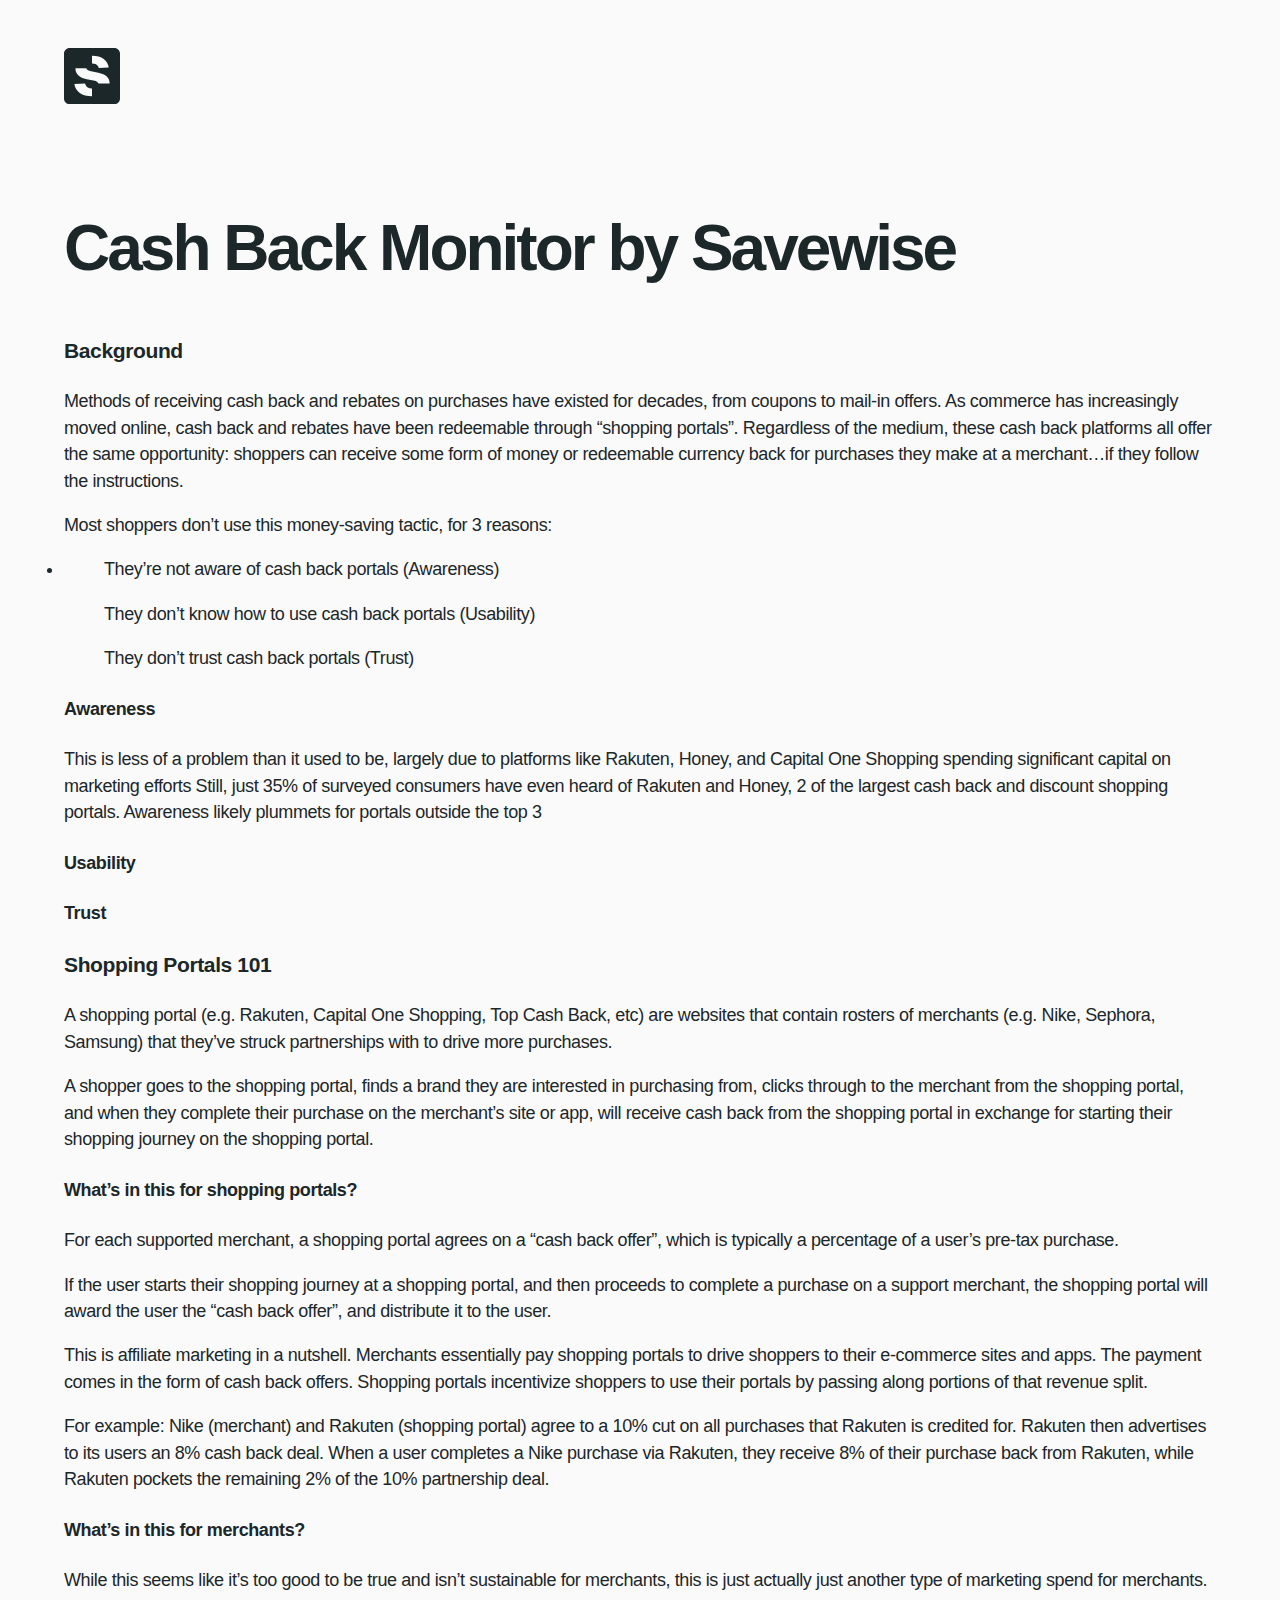
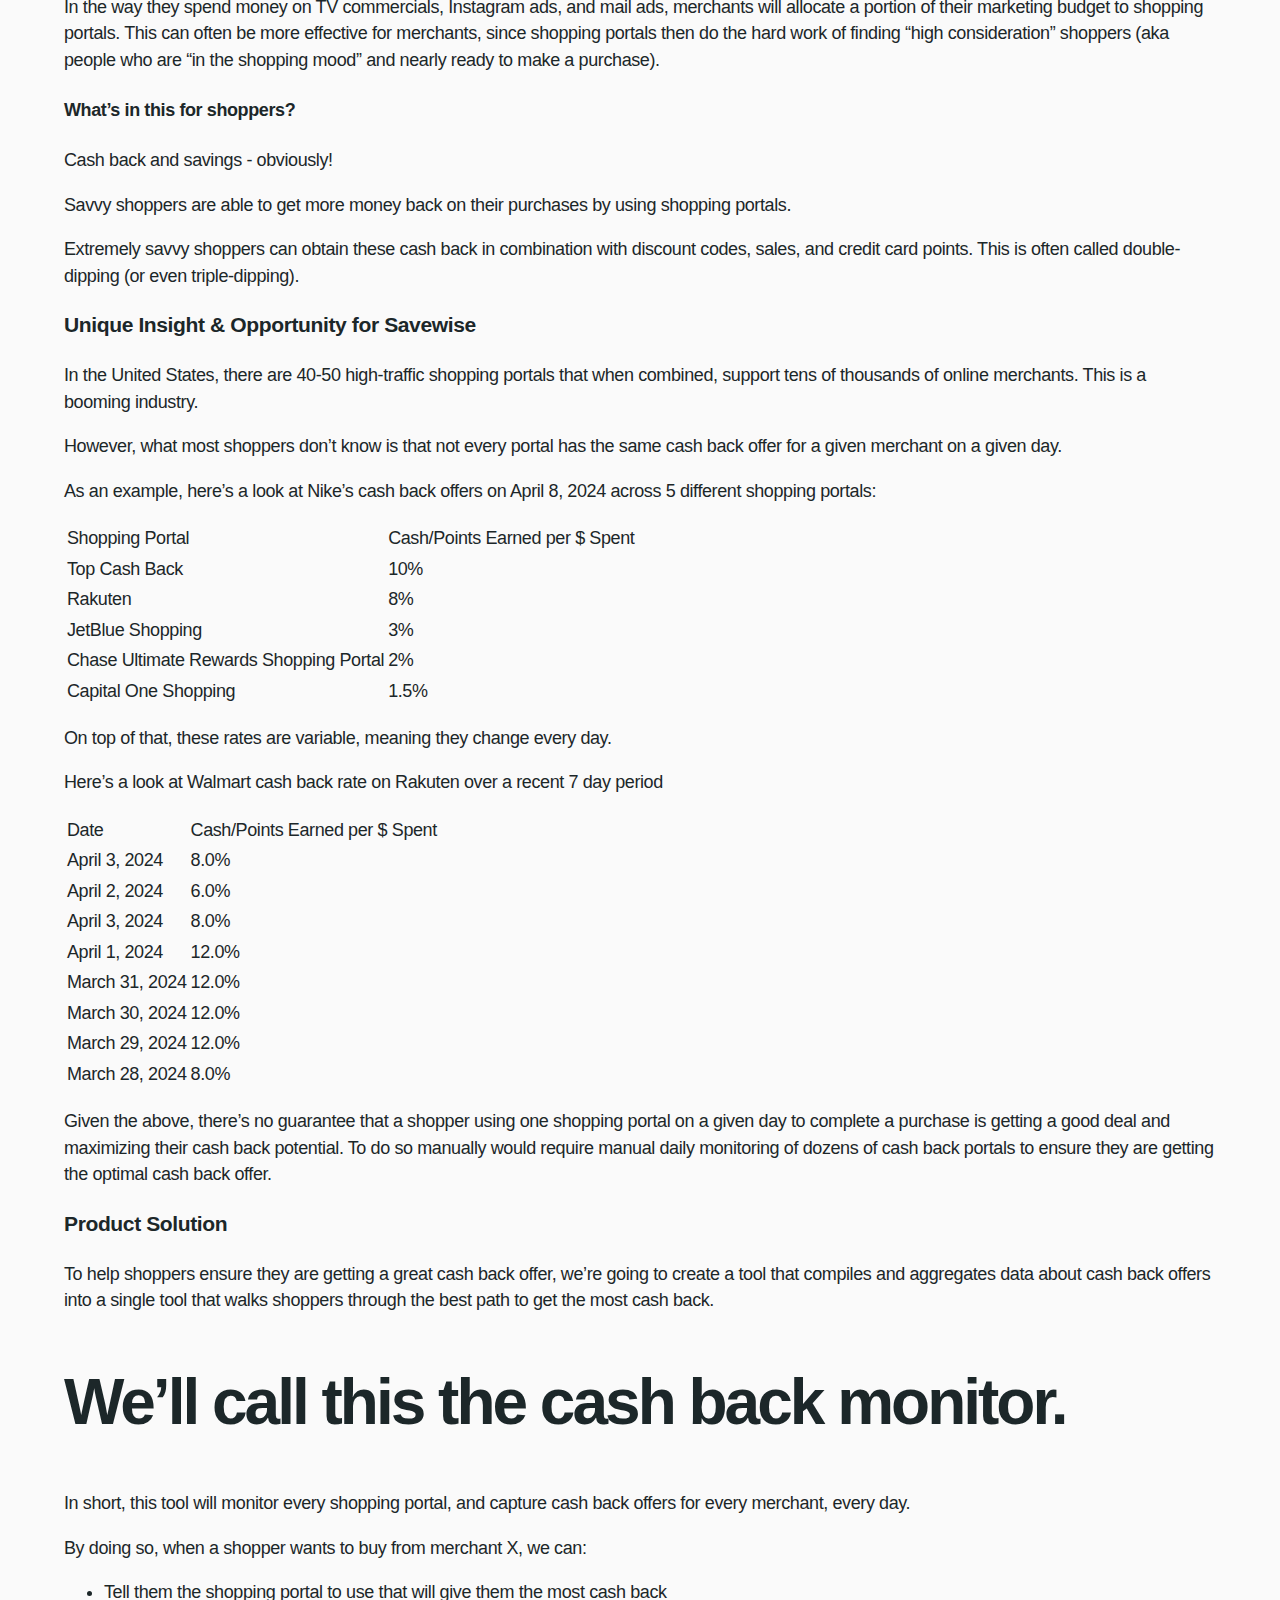
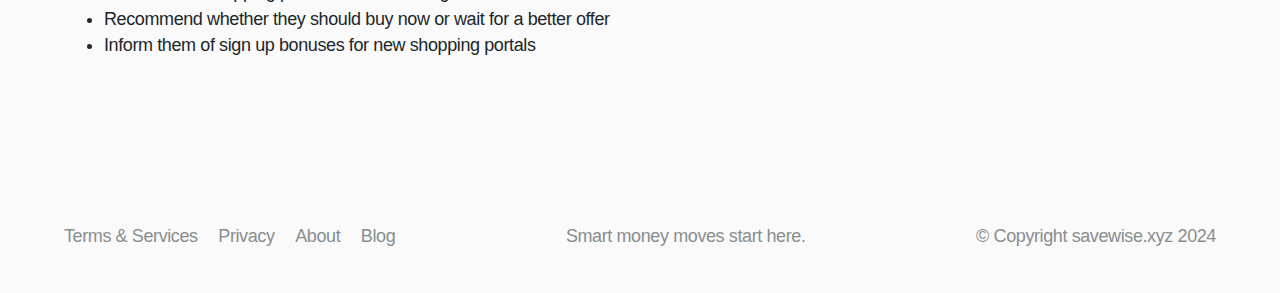
<file: cashback.html>
<!doctype html>
<html lang="en">
<head>
	<meta charset="utf-8" />
	<meta http-equiv="X-UA-Compatible" content="IE=edge,chrome=1">
	<meta name="handheldfriendly" content="true">
	<meta name="mobileoptimized" content="320">
	<meta name="viewport" content="width=device-width, initial-scale=1.0">
	<title>Cashback Monitor | savewise.xyz</title>
	<meta name="description" content="">
    <meta name="keywords" content="">
	<link rel="icon" type="image/png" href="favicon-black.svg" media="(prefers-color-scheme: light)">
	<link rel="icon" type="image/svg+xml" href="favicon-white.svg" media="(prefers-color-scheme: dark)">
	<link rel="preconnect" href="https://fonts.googleapis.com">
	<link rel="preconnect" href="https://fonts.gstatic.com" crossorigin>
	<link href="https://fonts.googleapis.com/css2?family=Inter:wght@100..900&display=swap" rel="stylesheet">
	<link rel="stylesheet" href="style.css">
	 <!-- Google Tag Manager -->
	 <script>
		(function(w,d,s,l,i){w[l]=w[l]||[];w[l].push({'gtm.start':
	   new Date().getTime(),event:'gtm.js'});var f=d.getElementsByTagName(s)[0],
	   j=d.createElement(s),dl=l!='dataLayer'?'&l='+l:'';j.async=true;j.src=
	   'https://www.googletagmanager.com/gtm.js?id='+i+dl;f.parentNode.insertBefore(j,f);
	   })(window,document,'script','dataLayer','GTM-PJ9B95FS');
   </script>
   <!-- End Google Tag Manager -->
</head>
<body>
<!-- Google Tag Manager (noscript) -->
<noscript>
	<iframe src="https://www.googletagmanager.com/ns.html?id=GTM-PJ9B95FS" height="0" width="0" style="display:none;visibility:hidden"></iframe>
</noscript>
<!-- End Google Tag Manager (noscript) -->
<header role="banner">
	<div id="nav">
		<div class="logo wrap">
			<a href="index.html">
				<svg width="56" height="56" viewBox="0 0 40 40" fill="none" xmlns="http://www.w3.org/2000/svg">
					<path fill-rule="evenodd" clip-rule="evenodd" d="M4 0C1.79086 0 0 1.79086 0 4V36C0 38.2091 1.79086 40 4 40H36C38.2091 40 40 38.2091 40 36V4C40 1.79086 38.2091 0 36 0H4ZM24.8396 14.335L31.9479 13.8978C31.6077 11.3232 30.4169 9.28906 28.3755 7.79531C26.3463 6.30156 23.5637 5.55469 20.0278 5.55469L20.0019 5.5547V11.0575C20.0527 11.0565 20.1039 11.0561 20.1554 11.0561C21.0545 11.0561 21.8261 11.2079 22.4701 11.5115C23.1263 11.8029 23.6549 12.1976 24.0558 12.6955C24.4568 13.1813 24.7181 13.7278 24.8396 14.335ZM19.4263 16.6303C18.1262 16.351 17.2087 15.9806 16.6741 15.5191C16.2948 15.1917 16.0501 14.8124 15.9399 14.3811H8.16305C8.1878 16.4163 8.84979 18.0951 10.149 19.4174C11.4856 20.7654 13.5209 21.7127 16.2549 22.2592L21.1031 23.2246C22.3182 23.4675 23.2174 23.8197 23.8007 24.2812C24.2014 24.5899 24.4674 24.9589 24.5985 25.388H32.5845C32.5854 25.335 32.5858 25.2818 32.5858 25.2284C32.5858 23.2125 31.9175 21.5851 30.5809 20.3464C29.2443 19.1077 27.2151 18.209 24.4933 17.6504L19.4263 16.6303ZM11.2608 32.1325C9.07365 30.578 7.79172 28.4649 7.41504 25.7931L15.0519 25.3924C15.2828 26.5218 15.8418 27.3841 16.7288 27.9791C17.5868 28.543 18.6778 28.8341 20.0019 28.8526V34.4457C16.3507 34.4296 13.437 33.6585 11.2608 32.1325Z" fill="#1C2729"/>
				</svg>
			</a>
		</div>
		<!-- end #logo -->
	</div>
	<!-- end #nav -->
</header>
<!-- end header-->

<div id="content" class="group">
	<section id="main" role="main">
		<div class="wrap">
			<h2>Cash Back Monitor by Savewise</h2>
			<h3>Background</h3>
            <p>Methods of receiving cash back and rebates on purchases have existed for decades, from coupons to mail-in offers. As commerce has increasingly moved online, cash back and rebates have been redeemable through “shopping portals”. Regardless of the medium, these cash back platforms all offer the same opportunity: shoppers can receive some form of money or redeemable currency back for purchases they make at a merchant…if they follow the instructions.</p>
            <p>Most shoppers don’t use this money-saving tactic, for 3 reasons:
                <li>
                    <ul>They’re not aware of cash back portals (Awareness)</ul>
                    <ul>They don’t know how to use cash back portals (Usability)</ul>
                    <ul>They don’t trust cash back portals (Trust)</ul>
                </li>
            </p>


            <h4>Awareness</h4>
            <p>
            This is less of a problem than it used to be, largely due to platforms like Rakuten, Honey, and Capital One Shopping spending significant capital on marketing efforts
            Still, just 35% of surveyed consumers have even heard of Rakuten and Honey, 2 of the largest cash back and discount shopping portals. Awareness likely plummets for portals outside the top 3
            </p>
            <h4>Usability</h4>

            <h4>Trust</h4>

            <h3>Shopping Portals 101</h3>

            <p>A shopping portal (e.g. Rakuten, Capital One Shopping, Top Cash Back, etc) are websites that contain rosters of merchants (e.g. Nike, Sephora, Samsung) that they’ve struck partnerships with to drive more purchases.</p>

            <p>A shopper goes to the shopping portal, finds a brand they are interested in purchasing from, clicks through to the merchant from the shopping portal, and when they complete their purchase on the merchant’s site or app, will receive cash back from the shopping portal in exchange for starting their shopping journey on the shopping portal.</p>


            <h4>What’s in this for shopping portals?</h4>

            <p>For each supported merchant, a shopping portal agrees on a “cash back offer”, which is typically a percentage of a user’s pre-tax purchase.</p>

            <p>If the user starts their shopping journey at a shopping portal, and then proceeds to complete a purchase on a support merchant, the shopping portal will award the user the “cash back offer”, and distribute it to the user.</p>

            <p>This is affiliate marketing in a nutshell. Merchants essentially pay shopping portals to drive shoppers to their e-commerce sites and apps. The payment comes in the form of cash back offers. Shopping portals incentivize shoppers to use their portals by passing along portions of that revenue split.</p>

            For example:

            Nike (merchant) and Rakuten (shopping portal) agree to a 10% cut on all purchases that Rakuten is credited for.

            Rakuten then advertises to its users an 8% cash back deal.

            When a user completes a Nike purchase via Rakuten, they receive 8% of their purchase back from Rakuten, while Rakuten pockets the remaining 2% of the 10% partnership deal.

            <h4>What’s in this for merchants?</h4>

            While this seems like it’s too good to be true and isn’t sustainable for merchants, this is just actually just another type of marketing spend for merchants. In the way they spend money on TV commercials, Instagram ads, and mail ads, merchants will allocate a portion of their marketing budget to shopping portals. This can often be more effective for merchants, since shopping portals then do the hard work of finding “high consideration” shoppers (aka people who are “in the shopping mood” and nearly ready to make a purchase).

            <h4>What’s in this for shoppers?</h4>

            <p>Cash back and savings - obviously!</p>

            <p>Savvy shoppers are able to get more money back on their purchases by using shopping portals.</p>

            <p>Extremely savvy shoppers can obtain these cash back in combination with discount codes, sales, and credit card points. This is often called double-dipping (or even triple-dipping).</p>

            <h3>Unique Insight & Opportunity for Savewise</h3>

            <p>In the United States, there are 40-50 high-traffic shopping portals that when combined, support tens of thousands of online merchants. This is a booming industry.</p>

            <p>However, what most shoppers don’t know is that not every portal has the same cash back offer for a given merchant on a given day.</p>

            <p>As an example, here’s a look at Nike’s cash back offers on April 8, 2024 across 5 different shopping portals:</p>

            <table>
                <tr>
                    <td>Shopping Portal</td>
                    <td>Cash/Points Earned per $ Spent</td>
                </tr>
                <tr>
                    <td>Top Cash Back</td>
                    <td>10%</td>
                </tr>
                <tr>
                    <td>Rakuten</td>
                    <td>8%</td>
                </tr>
                <tr>
                    <td>JetBlue Shopping</td>
                    <td>3%</td>
                </tr>
                <tr>
                    <td>Chase Ultimate Rewards Shopping Portal</td>
                    <td>2%</td>
                </tr>
                <tr>
                    <td>Capital One Shopping</td>
                    <td>1.5%</td>
                </tr>
            </table>

            <p>On top of that, these rates are variable, meaning they change every day.</p>

            <p>Here’s a look at Walmart cash back rate on Rakuten over a recent 7 day period</p>

            <table>
                <tr>
                    <td>Date</td>
                    <td>Cash/Points Earned per $ Spent</td>
                </tr>
                <tr>
                    <td>April 3, 2024</td>
                    <td>8.0%</td>
                </tr>
                <tr>
                    <td>April 2, 2024</td>
                    <td>6.0%</td>
                </tr>
                <tr>
                    <td>April 3, 2024</td>
                    <td>8.0%</td>
                </tr>
                <tr>
                    <td>April 1, 2024</td>
                    <td>12.0%</td>
                </tr>
                <tr>
                    <td>March 31, 2024</td>
                    <td>12.0%</td>
                </tr>
                <tr>
                    <td>March 30, 2024</td>
                    <td>12.0%</td>
                </tr>
                <tr>
                    <td>March 29, 2024</td>
                    <td>12.0%</td>
                </tr>
                <tr>
                    <td>March 28, 2024</td>
                    <td>8.0%</td>
                </tr>
            </table>


            <p>Given the above, there’s no guarantee that a shopper using one shopping portal on a given day to complete a purchase is getting a good deal and maximizing their cash back potential. To do so manually would require manual daily monitoring of dozens of cash back portals to ensure they are getting the optimal cash back offer.</p>

            <h3>Product Solution</h3>
            To help shoppers ensure they are getting a great cash back offer, we’re going to create a tool that compiles and aggregates data about cash back offers into a single tool that walks shoppers through the best path to get the most cash back.

            <h2>We’ll call this the cash back monitor.</h2>

            <p>In short, this tool will monitor every shopping portal, and capture cash back offers for every merchant, every day.</p>

            <p>By doing so, when a shopper wants to buy from merchant X, we can:
                <ul>
                    <li>Tell them the shopping portal to use that will give them the most cash back</li>
                    <li>Recommend whether they should buy now or wait for a better offer</li>
                    <li>Inform them of sign up bonuses for new shopping portals</li>
                </ul>
            </p>

		</div>
	</section>
	<!-- end #main -->
</div>
<!-- end #content -->

<footer class="group" role="contentinfo">
	<div class="wrap">
		<div class="legal">
			<div>
				<ul>
					<li><a href="terms.html"">Terms &amp; Services</a></li>
					<li><a href="privacy.html">Privacy</a></li>
                    <li><a href="cashback.html">About</a></li>
                    <li><a href="https://blog.savewise.xyz">Blog</a></li>
				</ul>
			</div>
			<div>
				<p>
					Smart money moves start here.
				</p>
			</div>
			<div>
				<p>
					&copy; Copyright savewise.xyz 2024
				</p>
			</div>
		</div>
	</div>
	<!-- end .wrap -->
</footer>
<!-- end footer -->

</body>
</html>
</file>
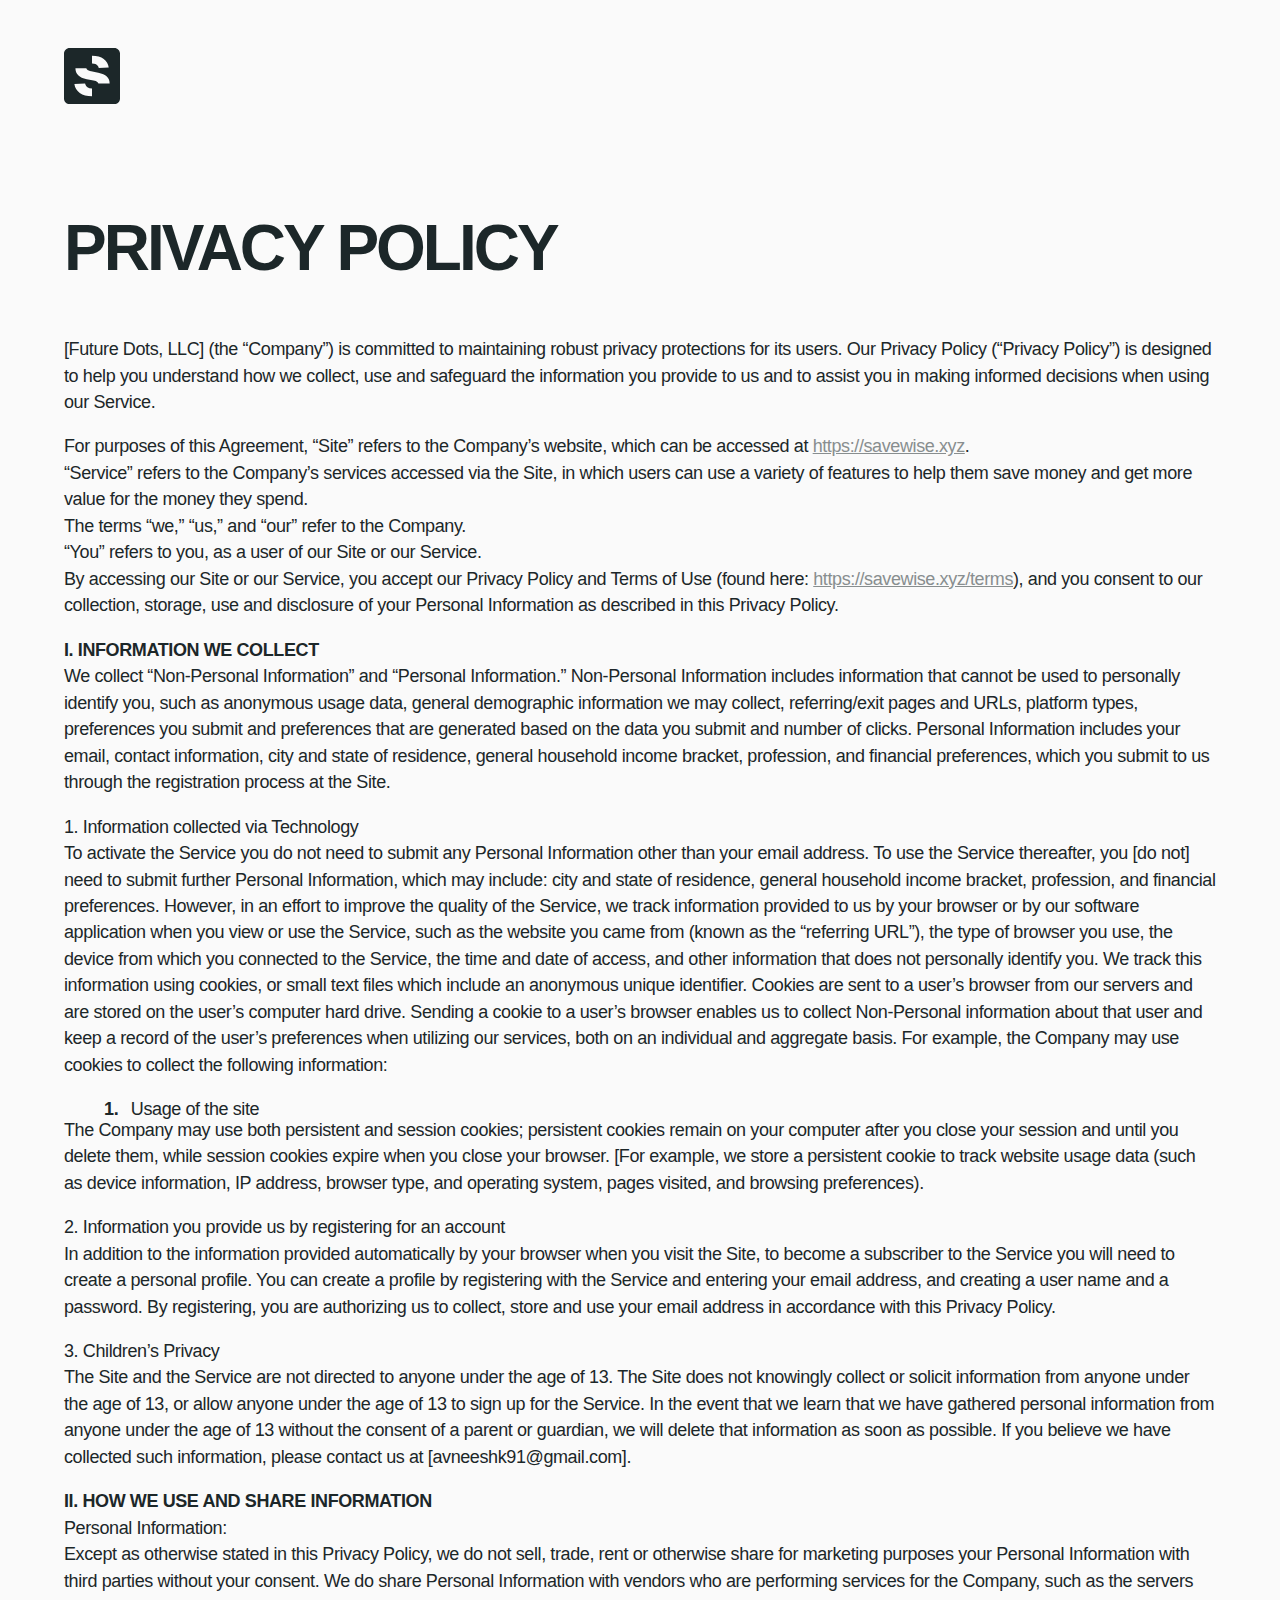
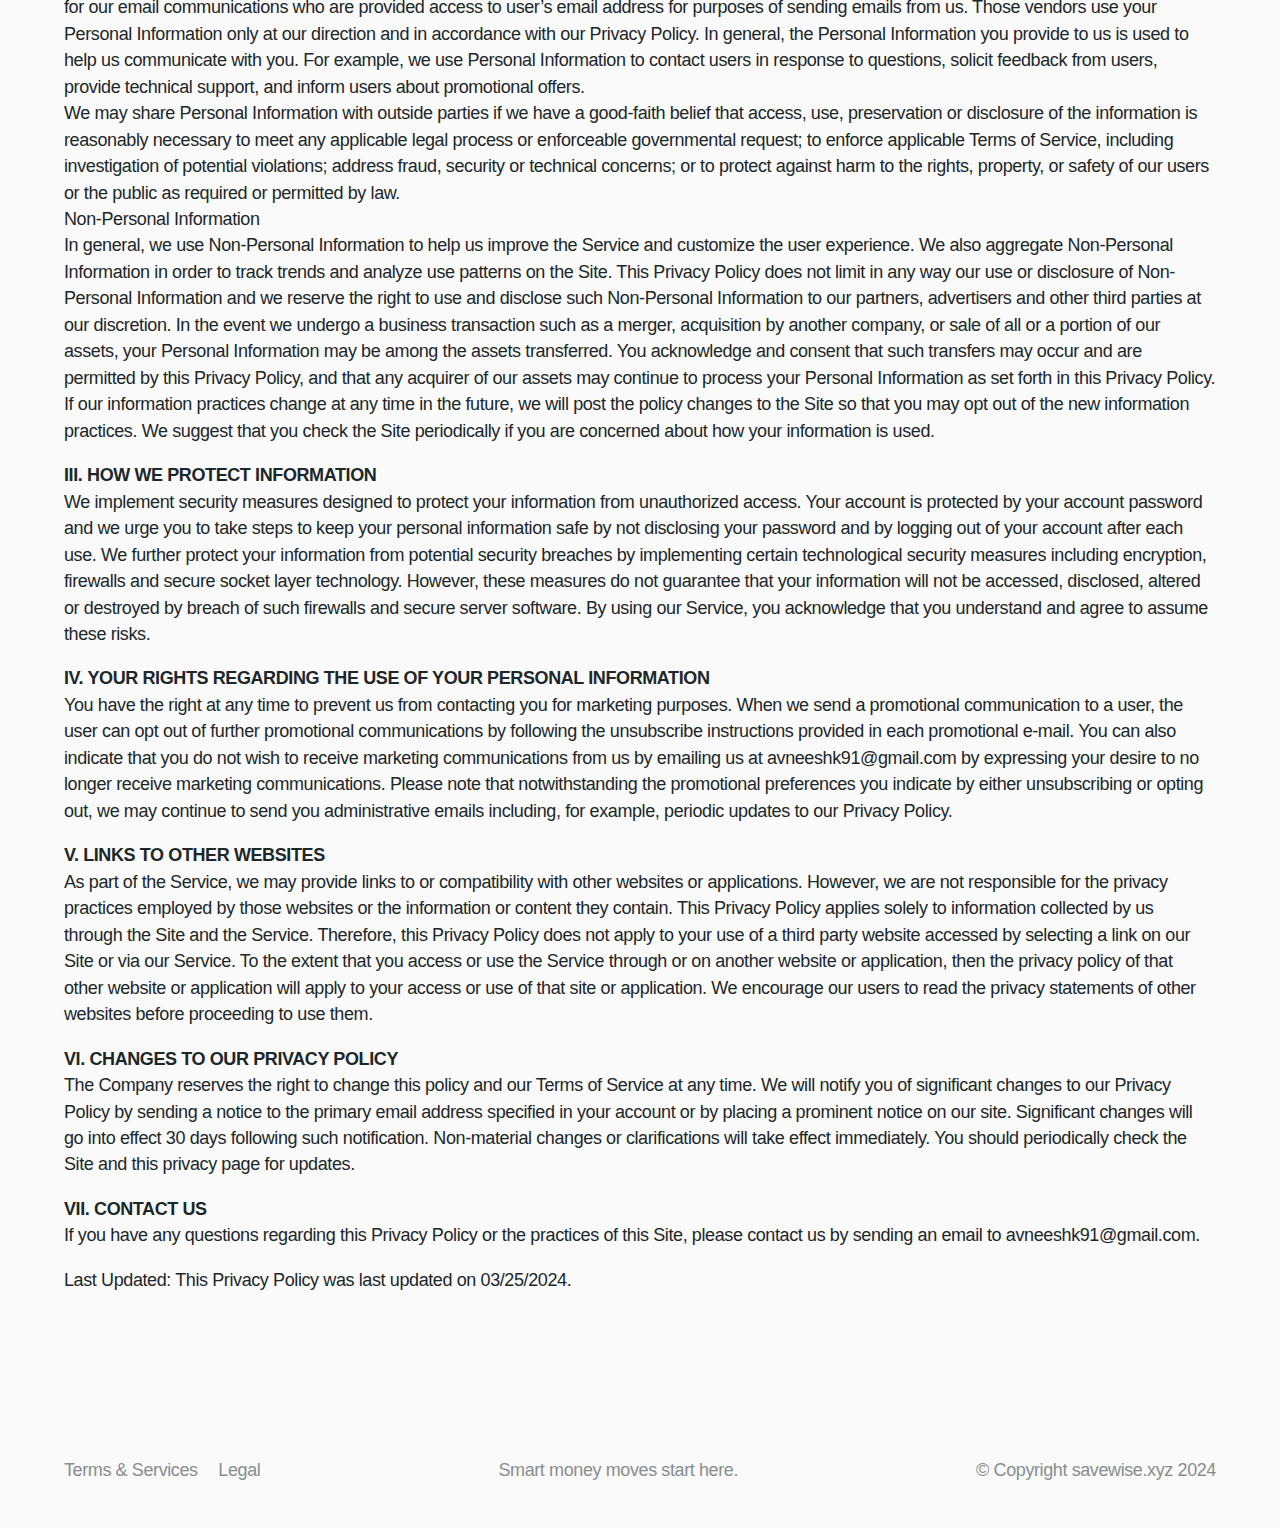
<file: legal.html>
<!doctype html>
<html lang="en">
<head>
	<meta charset="utf-8" />
	<meta http-equiv="X-UA-Compatible" content="IE=edge,chrome=1">
	<meta name="handheldfriendly" content="true">
	<meta name="mobileoptimized" content="320">
	<meta name="viewport" content="width=device-width, initial-scale=1" />
	<title>Privacy Policy | savewise.xyz</title>
	<meta name="description" content="">
    <meta name="keywords" content="">
	<link rel="icon" type="image/png" href="favicon-black.svg" media="(prefers-color-scheme: light)">
	<link rel="icon" type="image/svg+xml" href="favicon-white.svg" media="(prefers-color-scheme: dark)">
	<link rel="preconnect" href="https://fonts.googleapis.com">
	<link rel="preconnect" href="https://fonts.gstatic.com" crossorigin>
	<link href="https://fonts.googleapis.com/css2?family=Inter:wght@100..900&display=swap" rel="stylesheet">
	<link rel="stylesheet" href="style.css">
	 <!-- Google Tag Manager -->
	 <script>
		(function(w,d,s,l,i){w[l]=w[l]||[];w[l].push({'gtm.start':
	   new Date().getTime(),event:'gtm.js'});var f=d.getElementsByTagName(s)[0],
	   j=d.createElement(s),dl=l!='dataLayer'?'&l='+l:'';j.async=true;j.src=
	   'https://www.googletagmanager.com/gtm.js?id='+i+dl;f.parentNode.insertBefore(j,f);
	   })(window,document,'script','dataLayer','GTM-PJ9B95FS');
   </script>
   <!-- End Google Tag Manager -->
</head>
<body>
<!-- Google Tag Manager (noscript) -->
<noscript>
	<iframe src="https://www.googletagmanager.com/ns.html?id=GTM-PJ9B95FS" height="0" width="0" style="display:none;visibility:hidden"></iframe>
</noscript>
<!-- End Google Tag Manager (noscript) -->
<header role="banner">
	<div id="nav">
		<div class="logo wrap">
			<a href="index.html">
				<svg width="56" height="56" viewBox="0 0 40 40" fill="none" xmlns="http://www.w3.org/2000/svg">
					<path fill-rule="evenodd" clip-rule="evenodd" d="M4 0C1.79086 0 0 1.79086 0 4V36C0 38.2091 1.79086 40 4 40H36C38.2091 40 40 38.2091 40 36V4C40 1.79086 38.2091 0 36 0H4ZM24.8396 14.335L31.9479 13.8978C31.6077 11.3232 30.4169 9.28906 28.3755 7.79531C26.3463 6.30156 23.5637 5.55469 20.0278 5.55469L20.0019 5.5547V11.0575C20.0527 11.0565 20.1039 11.0561 20.1554 11.0561C21.0545 11.0561 21.8261 11.2079 22.4701 11.5115C23.1263 11.8029 23.6549 12.1976 24.0558 12.6955C24.4568 13.1813 24.7181 13.7278 24.8396 14.335ZM19.4263 16.6303C18.1262 16.351 17.2087 15.9806 16.6741 15.5191C16.2948 15.1917 16.0501 14.8124 15.9399 14.3811H8.16305C8.1878 16.4163 8.84979 18.0951 10.149 19.4174C11.4856 20.7654 13.5209 21.7127 16.2549 22.2592L21.1031 23.2246C22.3182 23.4675 23.2174 23.8197 23.8007 24.2812C24.2014 24.5899 24.4674 24.9589 24.5985 25.388H32.5845C32.5854 25.335 32.5858 25.2818 32.5858 25.2284C32.5858 23.2125 31.9175 21.5851 30.5809 20.3464C29.2443 19.1077 27.2151 18.209 24.4933 17.6504L19.4263 16.6303ZM11.2608 32.1325C9.07365 30.578 7.79172 28.4649 7.41504 25.7931L15.0519 25.3924C15.2828 26.5218 15.8418 27.3841 16.7288 27.9791C17.5868 28.543 18.6778 28.8341 20.0019 28.8526V34.4457C16.3507 34.4296 13.437 33.6585 11.2608 32.1325Z" fill="#1C2729"/>
				</svg>
			</a>	
		</div>
		<!-- end #logo -->
	</div>
	<!-- end #nav -->
</header>
<!-- end header-->

<div id="content" class="group">
	<section id="main" role="main">
		<div class="wrap">
			<h2>PRIVACY POLICY</h2>
			<p>
				[Future Dots, LLC] (the “Company”) is committed to maintaining robust privacy protections for its users.  Our Privacy Policy (“Privacy Policy”) is designed to help you understand how we collect, use and safeguard the information you provide to us and to assist you in making informed decisions when using our Service.
			</p>
			<p>
				For purposes of this Agreement, “Site” refers to the Company’s website, which can be accessed at <a href="https://savewise.xyz">https://savewise.xyz</a>.<br />
				“Service” refers to the Company’s services accessed via the Site, in which users can use a variety of features to help them save money and get more value for the money they spend.<br />
				The terms “we,” “us,” and “our” refer to the Company.<br />
				“You” refers to you, as a user of our Site or our Service.<br />
				By accessing our Site or our Service, you accept our Privacy Policy and Terms of Use (found here: <a href="https://savewise.xyz/terms">https://savewise.xyz/terms</a>), and you consent to our collection, storage, use and disclosure of your Personal Information as described in this Privacy Policy.
			</p>
			<p>
				<strong>I. INFORMATION WE COLLECT</strong><br />We collect “Non-Personal Information” and “Personal Information.” Non-Personal Information includes information that cannot be used to personally identify you, such as anonymous usage data, general demographic information we may collect, referring/exit pages and URLs, platform types, preferences you submit and preferences that are generated based on the data you submit and number of clicks. Personal Information includes your email, contact information, city and state of residence, general household income bracket, profession, and financial preferences, which you submit to us through the registration process at the Site.
			</p>
			<p>
				1. Information collected via Technology<br />
				To activate the Service you do not need to submit any Personal Information other than your email address. To use the Service thereafter, you [do not] need to submit further Personal Information, which may include: city and state of residence, general household income bracket, profession, and financial preferences. However, in an effort to improve the quality of the Service, we track information provided to us by your browser or by our software application when you view or use the Service, such as the website you came from (known as the “referring URL”), the type of browser you use, the device from which you connected to the Service, the time and date of access, and other information that does not personally identify you. We track this information using cookies, or small text files which include an anonymous unique identifier. Cookies are sent to a user’s browser from our servers and are stored on the user’s computer hard drive. Sending a cookie to a user’s browser enables us to collect Non-Personal information about that user and keep a record of the user’s preferences when utilizing our services, both on an individual and aggregate basis. For example, the Company may use cookies to collect the following information:
			</p>
			<ul id="legal-list">
				<li>Usage of the site</li>
			</ul>
			<p>
				The Company may use both persistent and session cookies; persistent cookies remain on your computer after you close your session and until you delete them, while session cookies expire when you close your browser.  [For example, we store a persistent cookie to track website usage data (such as device information, IP address, browser type, and operating system, pages visited, and browsing preferences).
			</p>
			<p>
				2. Information you provide us by registering for an account<br />
				In addition to the information provided automatically by your browser when you visit the Site, to become a subscriber to the Service you will need to create a personal profile. You can create a profile by registering with the Service and entering your email address, and creating a user name and a password. By registering, you are authorizing us to collect, store and use your email address in accordance with this Privacy Policy.
			</p>
			<p>
				3. Children’s Privacy<br />
				The Site and the Service are not directed to anyone under the age of 13. The Site does not knowingly collect or solicit information from anyone under the age of 13, or allow anyone under the age of 13 to sign up for the Service. In the event that we learn that we have gathered personal information from anyone under the age of 13 without the consent of a parent or guardian, we will delete that information as soon as possible. If you believe we have collected such information, please contact us at [avneeshk91@gmail.com]. 
			</p>
			<p>
				<strong>II. HOW WE USE AND SHARE INFORMATION</strong><br />Personal Information:<br />Except as otherwise stated in this Privacy Policy, we do not sell, trade, rent or otherwise share for marketing purposes your Personal Information with third parties without your consent. We do share Personal Information with vendors who are performing services for the Company, such as the servers for our email communications who are provided access to user’s email address for purposes of sending emails from us. Those vendors use your Personal Information only at our direction and in accordance with our Privacy Policy.
				In general, the Personal Information you provide to us is used to help us communicate with you. For example, we use Personal Information to contact users in response to questions, solicit feedback from users, provide technical support, and inform users about promotional offers.<br />We may share Personal Information with outside parties if we have a good-faith belief that access, use, preservation or disclosure of the information is reasonably necessary to meet any applicable legal process or enforceable governmental request; to enforce applicable Terms of Service, including investigation of potential violations; address fraud, security or technical concerns; or to protect against harm to the rights, property, or safety of our users or the public as required or permitted by law.<br />
				Non-Personal Information<br />In general, we use Non-Personal Information to help us improve the Service and customize the user experience. We also aggregate Non-Personal Information in order to track trends and analyze use patterns on the Site. This Privacy Policy does not limit in any way our use or disclosure of Non-Personal Information and we reserve the right to use and disclose such Non-Personal Information to our partners, advertisers and other third parties at our discretion. In the event we undergo a business transaction such as a merger, acquisition by another company, or sale of all or a portion of our assets, your Personal Information may be among the assets transferred. You acknowledge and consent that such transfers may occur and are permitted by this Privacy Policy, and that any acquirer of our assets may continue to process your Personal Information as set forth in this Privacy Policy. If our information practices change at any time in the future, we will post the policy changes to the Site so that you may opt out of the new information practices. We suggest that you check the Site periodically if you are concerned about how your information is used.
			</p>
			<p>
				<strong>III. HOW WE PROTECT INFORMATION</strong><br />We implement security measures designed to protect your information from unauthorized access. Your account is protected by your account password and we urge you to take steps to keep your personal information safe by not disclosing your password and by logging out of your account after each use. We further protect your information from potential security breaches by implementing certain technological security measures including encryption, firewalls and secure socket layer technology. However, these measures do not guarantee that your information will not be accessed, disclosed, altered or destroyed by breach of such firewalls and secure server software. By using our Service, you acknowledge that you understand and agree to assume these risks.
			</p>
			<p>
				<strong>IV. YOUR RIGHTS REGARDING THE USE OF YOUR PERSONAL INFORMATION</strong><br />You have the right at any time to prevent us from contacting you for marketing purposes.  When we send a promotional communication to a user, the user can opt out of further promotional communications by following the unsubscribe instructions provided in each promotional e-mail. You can also indicate that you do not wish to receive marketing communications from us by emailing us at avneeshk91@gmail.com by expressing your desire to no longer receive marketing communications. Please note that notwithstanding the promotional preferences you indicate by either unsubscribing or opting out, we may continue to send you administrative emails including, for example, periodic updates to our Privacy Policy.
			</p>
			<p>
				<strong>V. LINKS TO OTHER WEBSITES</strong><br />As part of the Service, we may provide links to or compatibility with other websites or applications. However, we are not responsible for the privacy practices employed by those websites or the information or content they contain. This Privacy Policy applies solely to information collected by us through the Site and the Service. Therefore, this Privacy Policy does not apply to your use of a third party website accessed by selecting a link on our Site or via our Service. To the extent that you access or use the Service through or on another website or application, then the privacy policy of that other website or application will apply to your access or use of that site or application. We encourage our users to read the privacy statements of other websites before proceeding to use them.
			</p>
			<p>
				<strong>VI. CHANGES TO OUR PRIVACY POLICY</strong><br />The Company reserves the right to change this policy and our Terms of Service at any time.  We will notify you of significant changes to our Privacy Policy by sending a notice to the primary email address specified in your account or by placing a prominent notice on our site. Significant changes will go into effect 30 days following such notification. Non-material changes or clarifications will take effect immediately. You should periodically check the Site and this privacy page for updates.
			</p>
			<p>
				<strong>VII. CONTACT US</strong><br />If you have any questions regarding this Privacy Policy or the practices of this Site, please contact us by sending an email to avneeshk91@gmail.com.
			</p>
			<p>Last Updated: This Privacy Policy was last updated on 03/25/2024.</p>
		</div>
	</section>
	<!-- end #main -->
</div>
<!-- end #content -->

<footer class="group" role="contentinfo">
	<div class="wrap">
		<div class="legal">
			<div>
				<ul>
					<li><a href="terms.html"">Terms &amp; Services</a></li>
					<li><a href="legal.html">Legal</a></li>
				</ul>
			</div>
			<div>
				<p>
					Smart money moves start here.
				</p>
			</div>
			<div>
				<p>
					&copy; Copyright savewise.xyz 2024
				</p>
			</div>
		</div>
	</div>
	<!-- end .wrap -->
</footer>
<!-- end footer -->

</body>
</html>
</file>
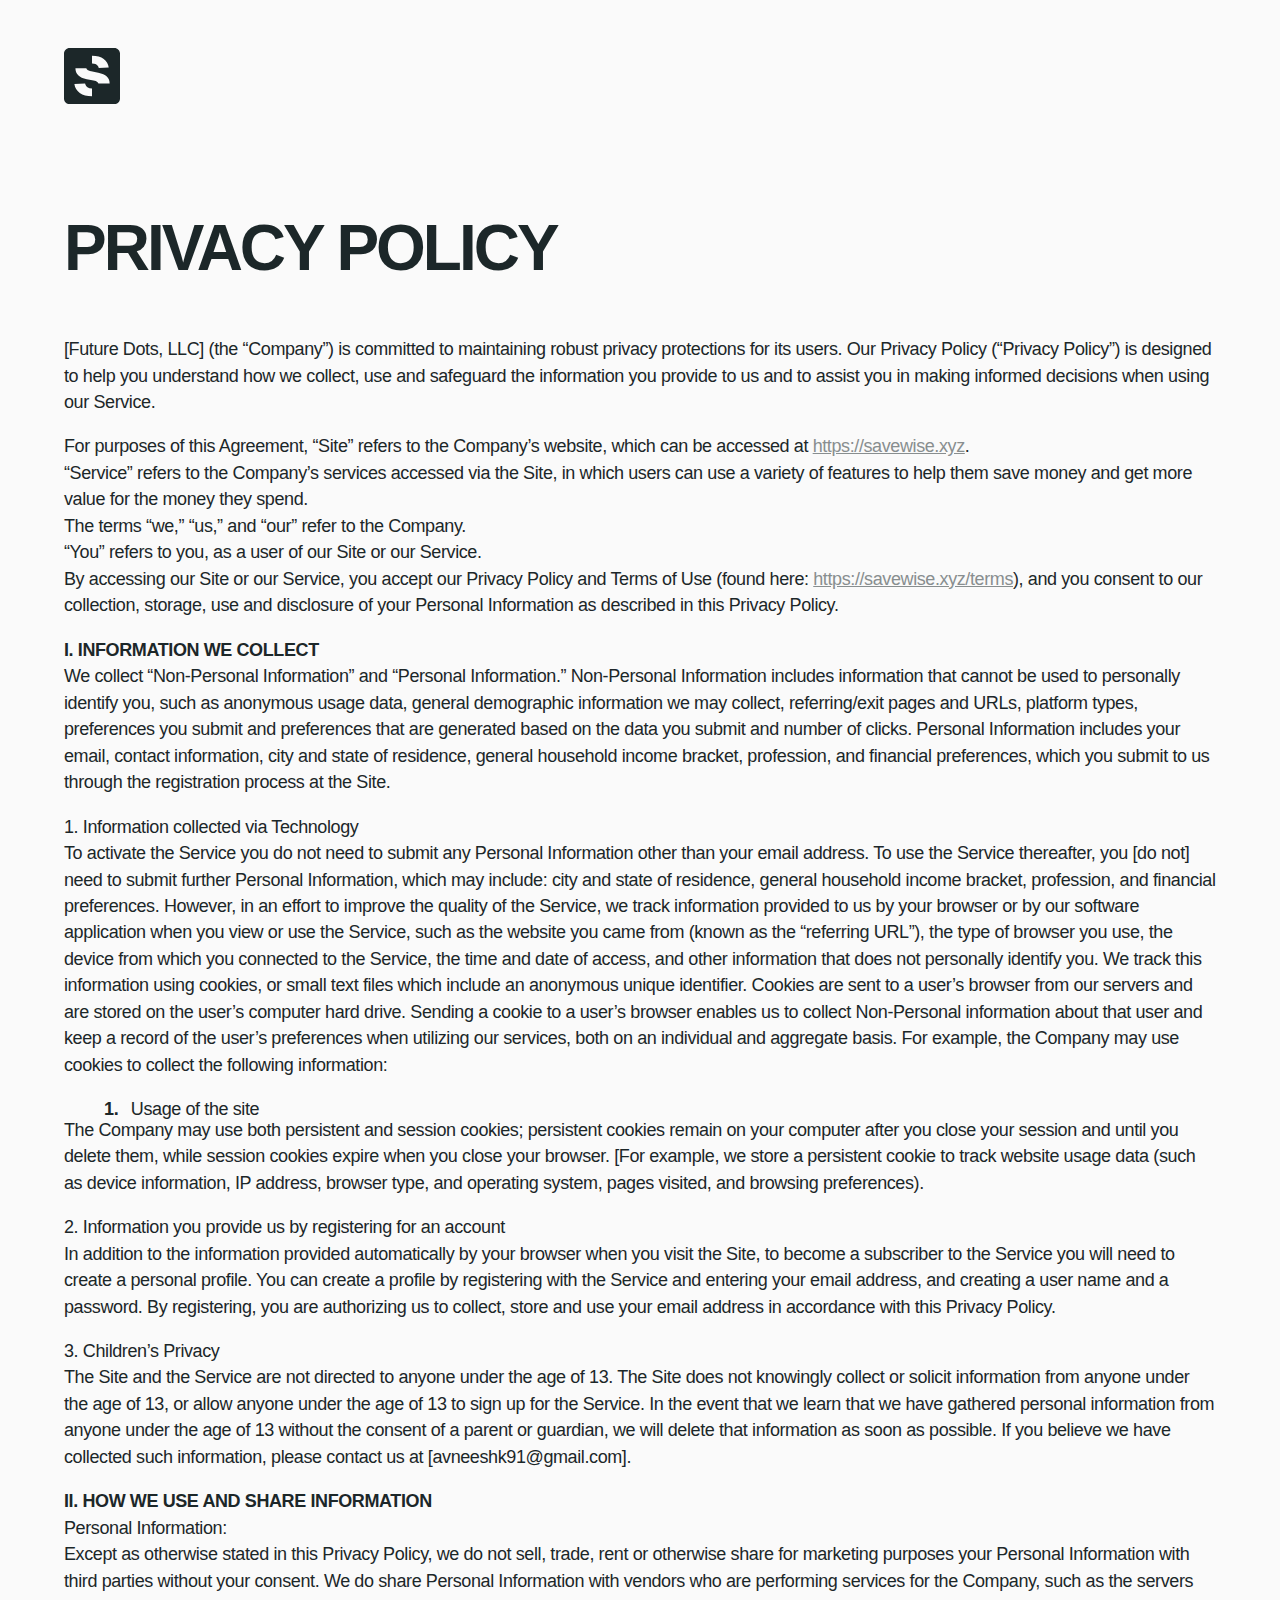
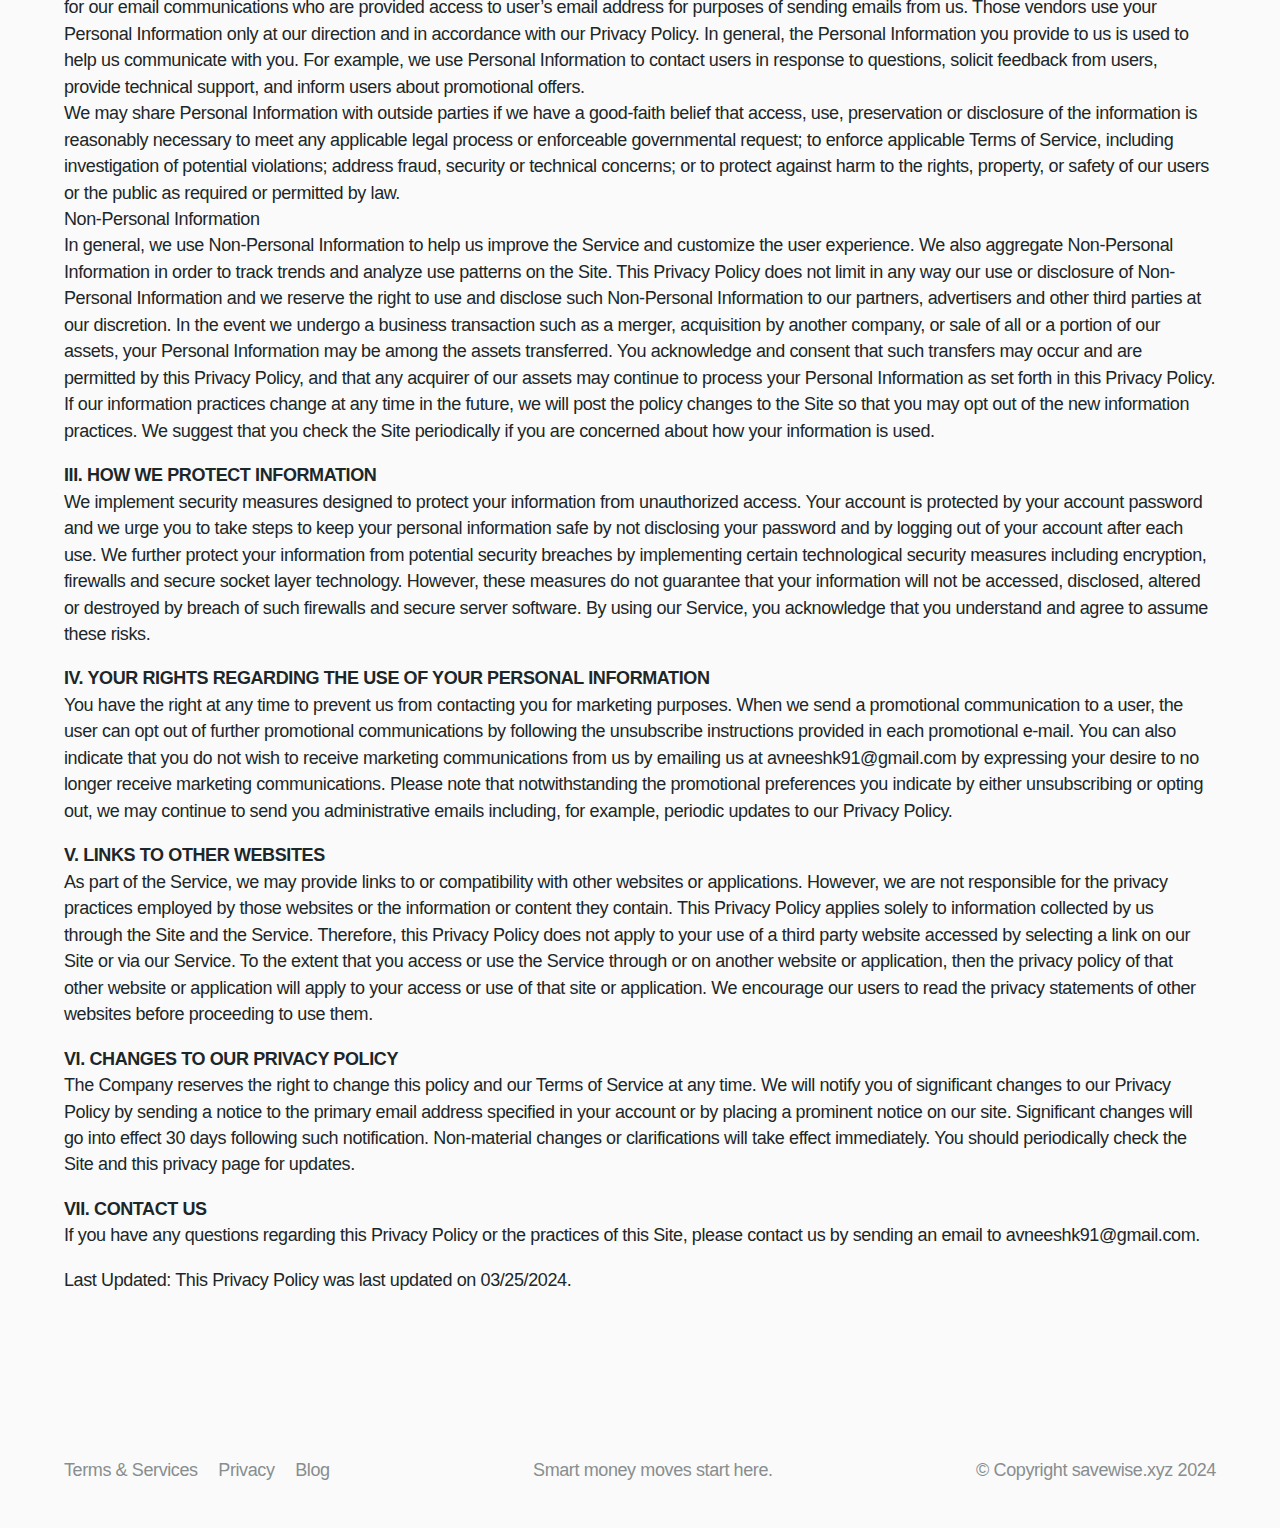
<file: privacy.html>
<!doctype html>
<html lang="en">
<head>
	<meta charset="utf-8" />
	<meta http-equiv="X-UA-Compatible" content="IE=edge,chrome=1">
	<meta name="handheldfriendly" content="true">
	<meta name="mobileoptimized" content="320">
	<meta name="viewport" content="width=device-width, initial-scale=1" />
	<title>Privacy Policy | savewise.xyz</title>
	<meta name="description" content="">
    <meta name="keywords" content="">
	<link rel="icon" type="image/png" href="favicon-black.svg" media="(prefers-color-scheme: light)">
	<link rel="icon" type="image/svg+xml" href="favicon-white.svg" media="(prefers-color-scheme: dark)">
	<link rel="preconnect" href="https://fonts.googleapis.com">
	<link rel="preconnect" href="https://fonts.gstatic.com" crossorigin>
	<link href="https://fonts.googleapis.com/css2?family=Inter:wght@100..900&display=swap" rel="stylesheet">
	<link rel="stylesheet" href="style.css">
	 <!-- Google Tag Manager -->
	 <script>
		(function(w,d,s,l,i){w[l]=w[l]||[];w[l].push({'gtm.start':
	   new Date().getTime(),event:'gtm.js'});var f=d.getElementsByTagName(s)[0],
	   j=d.createElement(s),dl=l!='dataLayer'?'&l='+l:'';j.async=true;j.src=
	   'https://www.googletagmanager.com/gtm.js?id='+i+dl;f.parentNode.insertBefore(j,f);
	   })(window,document,'script','dataLayer','GTM-PJ9B95FS');
   </script>
   <!-- End Google Tag Manager -->
</head>
<body>
<!-- Google Tag Manager (noscript) -->
<noscript>
	<iframe src="https://www.googletagmanager.com/ns.html?id=GTM-PJ9B95FS" height="0" width="0" style="display:none;visibility:hidden"></iframe>
</noscript>
<!-- End Google Tag Manager (noscript) -->
<header role="banner">
	<div id="nav">
		<div class="logo wrap">
			<a href="index.html">
				<svg width="56" height="56" viewBox="0 0 40 40" fill="none" xmlns="http://www.w3.org/2000/svg">
					<path fill-rule="evenodd" clip-rule="evenodd" d="M4 0C1.79086 0 0 1.79086 0 4V36C0 38.2091 1.79086 40 4 40H36C38.2091 40 40 38.2091 40 36V4C40 1.79086 38.2091 0 36 0H4ZM24.8396 14.335L31.9479 13.8978C31.6077 11.3232 30.4169 9.28906 28.3755 7.79531C26.3463 6.30156 23.5637 5.55469 20.0278 5.55469L20.0019 5.5547V11.0575C20.0527 11.0565 20.1039 11.0561 20.1554 11.0561C21.0545 11.0561 21.8261 11.2079 22.4701 11.5115C23.1263 11.8029 23.6549 12.1976 24.0558 12.6955C24.4568 13.1813 24.7181 13.7278 24.8396 14.335ZM19.4263 16.6303C18.1262 16.351 17.2087 15.9806 16.6741 15.5191C16.2948 15.1917 16.0501 14.8124 15.9399 14.3811H8.16305C8.1878 16.4163 8.84979 18.0951 10.149 19.4174C11.4856 20.7654 13.5209 21.7127 16.2549 22.2592L21.1031 23.2246C22.3182 23.4675 23.2174 23.8197 23.8007 24.2812C24.2014 24.5899 24.4674 24.9589 24.5985 25.388H32.5845C32.5854 25.335 32.5858 25.2818 32.5858 25.2284C32.5858 23.2125 31.9175 21.5851 30.5809 20.3464C29.2443 19.1077 27.2151 18.209 24.4933 17.6504L19.4263 16.6303ZM11.2608 32.1325C9.07365 30.578 7.79172 28.4649 7.41504 25.7931L15.0519 25.3924C15.2828 26.5218 15.8418 27.3841 16.7288 27.9791C17.5868 28.543 18.6778 28.8341 20.0019 28.8526V34.4457C16.3507 34.4296 13.437 33.6585 11.2608 32.1325Z" fill="#1C2729"/>
				</svg>
			</a>	
		</div>
		<!-- end #logo -->
	</div>
	<!-- end #nav -->
</header>
<!-- end header-->

<div id="content" class="group">
	<section id="main" role="main">
		<div class="wrap">
			<h2>PRIVACY POLICY</h2>
			<p>
				[Future Dots, LLC] (the “Company”) is committed to maintaining robust privacy protections for its users.  Our Privacy Policy (“Privacy Policy”) is designed to help you understand how we collect, use and safeguard the information you provide to us and to assist you in making informed decisions when using our Service.
			</p>
			<p>
				For purposes of this Agreement, “Site” refers to the Company’s website, which can be accessed at <a href="https://savewise.xyz">https://savewise.xyz</a>.<br />
				“Service” refers to the Company’s services accessed via the Site, in which users can use a variety of features to help them save money and get more value for the money they spend.<br />
				The terms “we,” “us,” and “our” refer to the Company.<br />
				“You” refers to you, as a user of our Site or our Service.<br />
				By accessing our Site or our Service, you accept our Privacy Policy and Terms of Use (found here: <a href="https://savewise.xyz/terms">https://savewise.xyz/terms</a>), and you consent to our collection, storage, use and disclosure of your Personal Information as described in this Privacy Policy.
			</p>
			<p>
				<strong>I. INFORMATION WE COLLECT</strong><br />We collect “Non-Personal Information” and “Personal Information.” Non-Personal Information includes information that cannot be used to personally identify you, such as anonymous usage data, general demographic information we may collect, referring/exit pages and URLs, platform types, preferences you submit and preferences that are generated based on the data you submit and number of clicks. Personal Information includes your email, contact information, city and state of residence, general household income bracket, profession, and financial preferences, which you submit to us through the registration process at the Site.
			</p>
			<p>
				1. Information collected via Technology<br />
				To activate the Service you do not need to submit any Personal Information other than your email address. To use the Service thereafter, you [do not] need to submit further Personal Information, which may include: city and state of residence, general household income bracket, profession, and financial preferences. However, in an effort to improve the quality of the Service, we track information provided to us by your browser or by our software application when you view or use the Service, such as the website you came from (known as the “referring URL”), the type of browser you use, the device from which you connected to the Service, the time and date of access, and other information that does not personally identify you. We track this information using cookies, or small text files which include an anonymous unique identifier. Cookies are sent to a user’s browser from our servers and are stored on the user’s computer hard drive. Sending a cookie to a user’s browser enables us to collect Non-Personal information about that user and keep a record of the user’s preferences when utilizing our services, both on an individual and aggregate basis. For example, the Company may use cookies to collect the following information:
			</p>
			<ul id="legal-list">
				<li>Usage of the site</li>
			</ul>
			<p>
				The Company may use both persistent and session cookies; persistent cookies remain on your computer after you close your session and until you delete them, while session cookies expire when you close your browser.  [For example, we store a persistent cookie to track website usage data (such as device information, IP address, browser type, and operating system, pages visited, and browsing preferences).
			</p>
			<p>
				2. Information you provide us by registering for an account<br />
				In addition to the information provided automatically by your browser when you visit the Site, to become a subscriber to the Service you will need to create a personal profile. You can create a profile by registering with the Service and entering your email address, and creating a user name and a password. By registering, you are authorizing us to collect, store and use your email address in accordance with this Privacy Policy.
			</p>
			<p>
				3. Children’s Privacy<br />
				The Site and the Service are not directed to anyone under the age of 13. The Site does not knowingly collect or solicit information from anyone under the age of 13, or allow anyone under the age of 13 to sign up for the Service. In the event that we learn that we have gathered personal information from anyone under the age of 13 without the consent of a parent or guardian, we will delete that information as soon as possible. If you believe we have collected such information, please contact us at [avneeshk91@gmail.com]. 
			</p>
			<p>
				<strong>II. HOW WE USE AND SHARE INFORMATION</strong><br />Personal Information:<br />Except as otherwise stated in this Privacy Policy, we do not sell, trade, rent or otherwise share for marketing purposes your Personal Information with third parties without your consent. We do share Personal Information with vendors who are performing services for the Company, such as the servers for our email communications who are provided access to user’s email address for purposes of sending emails from us. Those vendors use your Personal Information only at our direction and in accordance with our Privacy Policy.
				In general, the Personal Information you provide to us is used to help us communicate with you. For example, we use Personal Information to contact users in response to questions, solicit feedback from users, provide technical support, and inform users about promotional offers.<br />We may share Personal Information with outside parties if we have a good-faith belief that access, use, preservation or disclosure of the information is reasonably necessary to meet any applicable legal process or enforceable governmental request; to enforce applicable Terms of Service, including investigation of potential violations; address fraud, security or technical concerns; or to protect against harm to the rights, property, or safety of our users or the public as required or permitted by law.<br />
				Non-Personal Information<br />In general, we use Non-Personal Information to help us improve the Service and customize the user experience. We also aggregate Non-Personal Information in order to track trends and analyze use patterns on the Site. This Privacy Policy does not limit in any way our use or disclosure of Non-Personal Information and we reserve the right to use and disclose such Non-Personal Information to our partners, advertisers and other third parties at our discretion. In the event we undergo a business transaction such as a merger, acquisition by another company, or sale of all or a portion of our assets, your Personal Information may be among the assets transferred. You acknowledge and consent that such transfers may occur and are permitted by this Privacy Policy, and that any acquirer of our assets may continue to process your Personal Information as set forth in this Privacy Policy. If our information practices change at any time in the future, we will post the policy changes to the Site so that you may opt out of the new information practices. We suggest that you check the Site periodically if you are concerned about how your information is used.
			</p>
			<p>
				<strong>III. HOW WE PROTECT INFORMATION</strong><br />We implement security measures designed to protect your information from unauthorized access. Your account is protected by your account password and we urge you to take steps to keep your personal information safe by not disclosing your password and by logging out of your account after each use. We further protect your information from potential security breaches by implementing certain technological security measures including encryption, firewalls and secure socket layer technology. However, these measures do not guarantee that your information will not be accessed, disclosed, altered or destroyed by breach of such firewalls and secure server software. By using our Service, you acknowledge that you understand and agree to assume these risks.
			</p>
			<p>
				<strong>IV. YOUR RIGHTS REGARDING THE USE OF YOUR PERSONAL INFORMATION</strong><br />You have the right at any time to prevent us from contacting you for marketing purposes.  When we send a promotional communication to a user, the user can opt out of further promotional communications by following the unsubscribe instructions provided in each promotional e-mail. You can also indicate that you do not wish to receive marketing communications from us by emailing us at avneeshk91@gmail.com by expressing your desire to no longer receive marketing communications. Please note that notwithstanding the promotional preferences you indicate by either unsubscribing or opting out, we may continue to send you administrative emails including, for example, periodic updates to our Privacy Policy.
			</p>
			<p>
				<strong>V. LINKS TO OTHER WEBSITES</strong><br />As part of the Service, we may provide links to or compatibility with other websites or applications. However, we are not responsible for the privacy practices employed by those websites or the information or content they contain. This Privacy Policy applies solely to information collected by us through the Site and the Service. Therefore, this Privacy Policy does not apply to your use of a third party website accessed by selecting a link on our Site or via our Service. To the extent that you access or use the Service through or on another website or application, then the privacy policy of that other website or application will apply to your access or use of that site or application. We encourage our users to read the privacy statements of other websites before proceeding to use them.
			</p>
			<p>
				<strong>VI. CHANGES TO OUR PRIVACY POLICY</strong><br />The Company reserves the right to change this policy and our Terms of Service at any time.  We will notify you of significant changes to our Privacy Policy by sending a notice to the primary email address specified in your account or by placing a prominent notice on our site. Significant changes will go into effect 30 days following such notification. Non-material changes or clarifications will take effect immediately. You should periodically check the Site and this privacy page for updates.
			</p>
			<p>
				<strong>VII. CONTACT US</strong><br />If you have any questions regarding this Privacy Policy or the practices of this Site, please contact us by sending an email to avneeshk91@gmail.com.
			</p>
			<p>Last Updated: This Privacy Policy was last updated on 03/25/2024.</p>
		</div>
	</section>
	<!-- end #main -->
</div>
<!-- end #content -->

<footer class="group" role="contentinfo">
	<div class="wrap">
		<div class="legal">
			<div>
				<ul>
					<li><a href="terms.html">Terms &amp; Services</a></li>
					<li><a href="privacy.html">Privacy</a></li>
					<li><a href="https://blog.savewise.xyz">Blog</a></li>
				</ul>
			</div>
			<div>
				<p>
					Smart money moves start here.
				</p>
			</div>
			<div>
				<p>
					&copy; Copyright savewise.xyz 2024
				</p>
			</div>
		</div>
	</div>
	<!-- end .wrap -->
</footer>
<!-- end footer -->

</body>
</html>
</file>
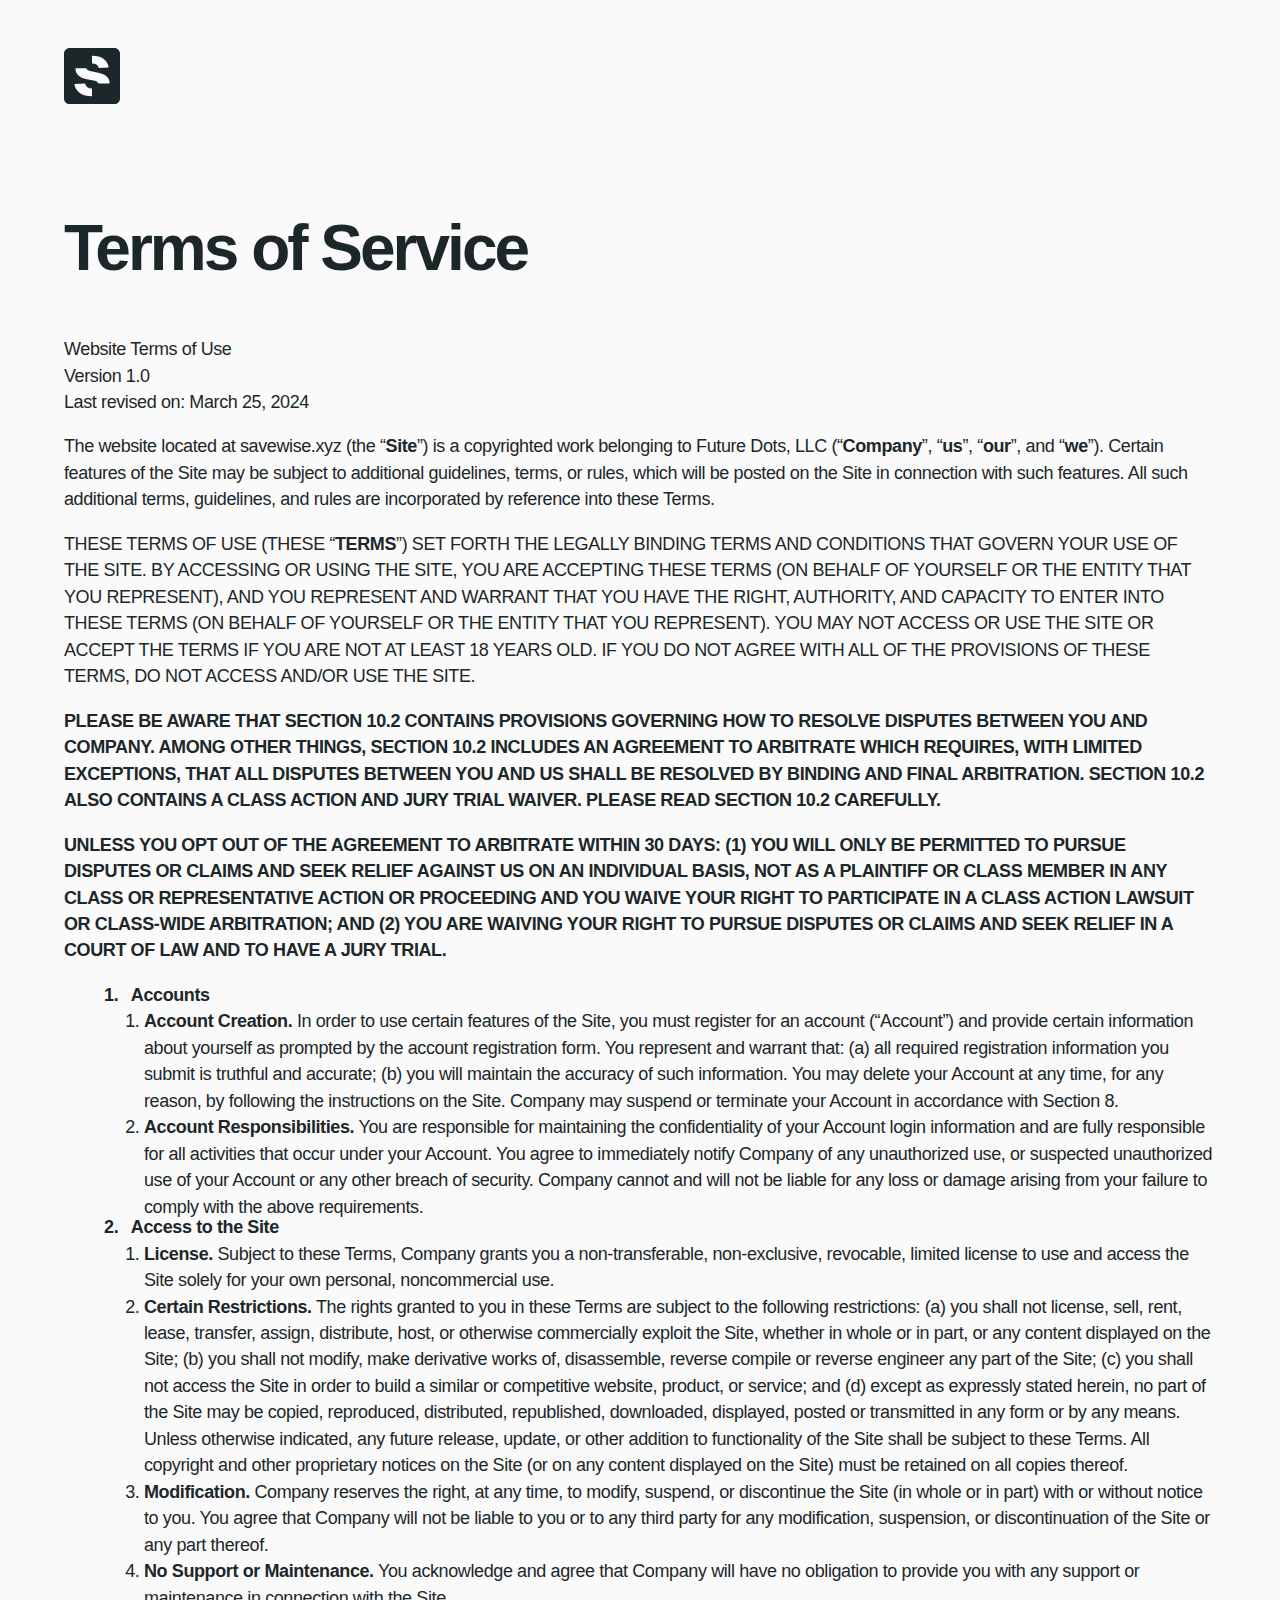
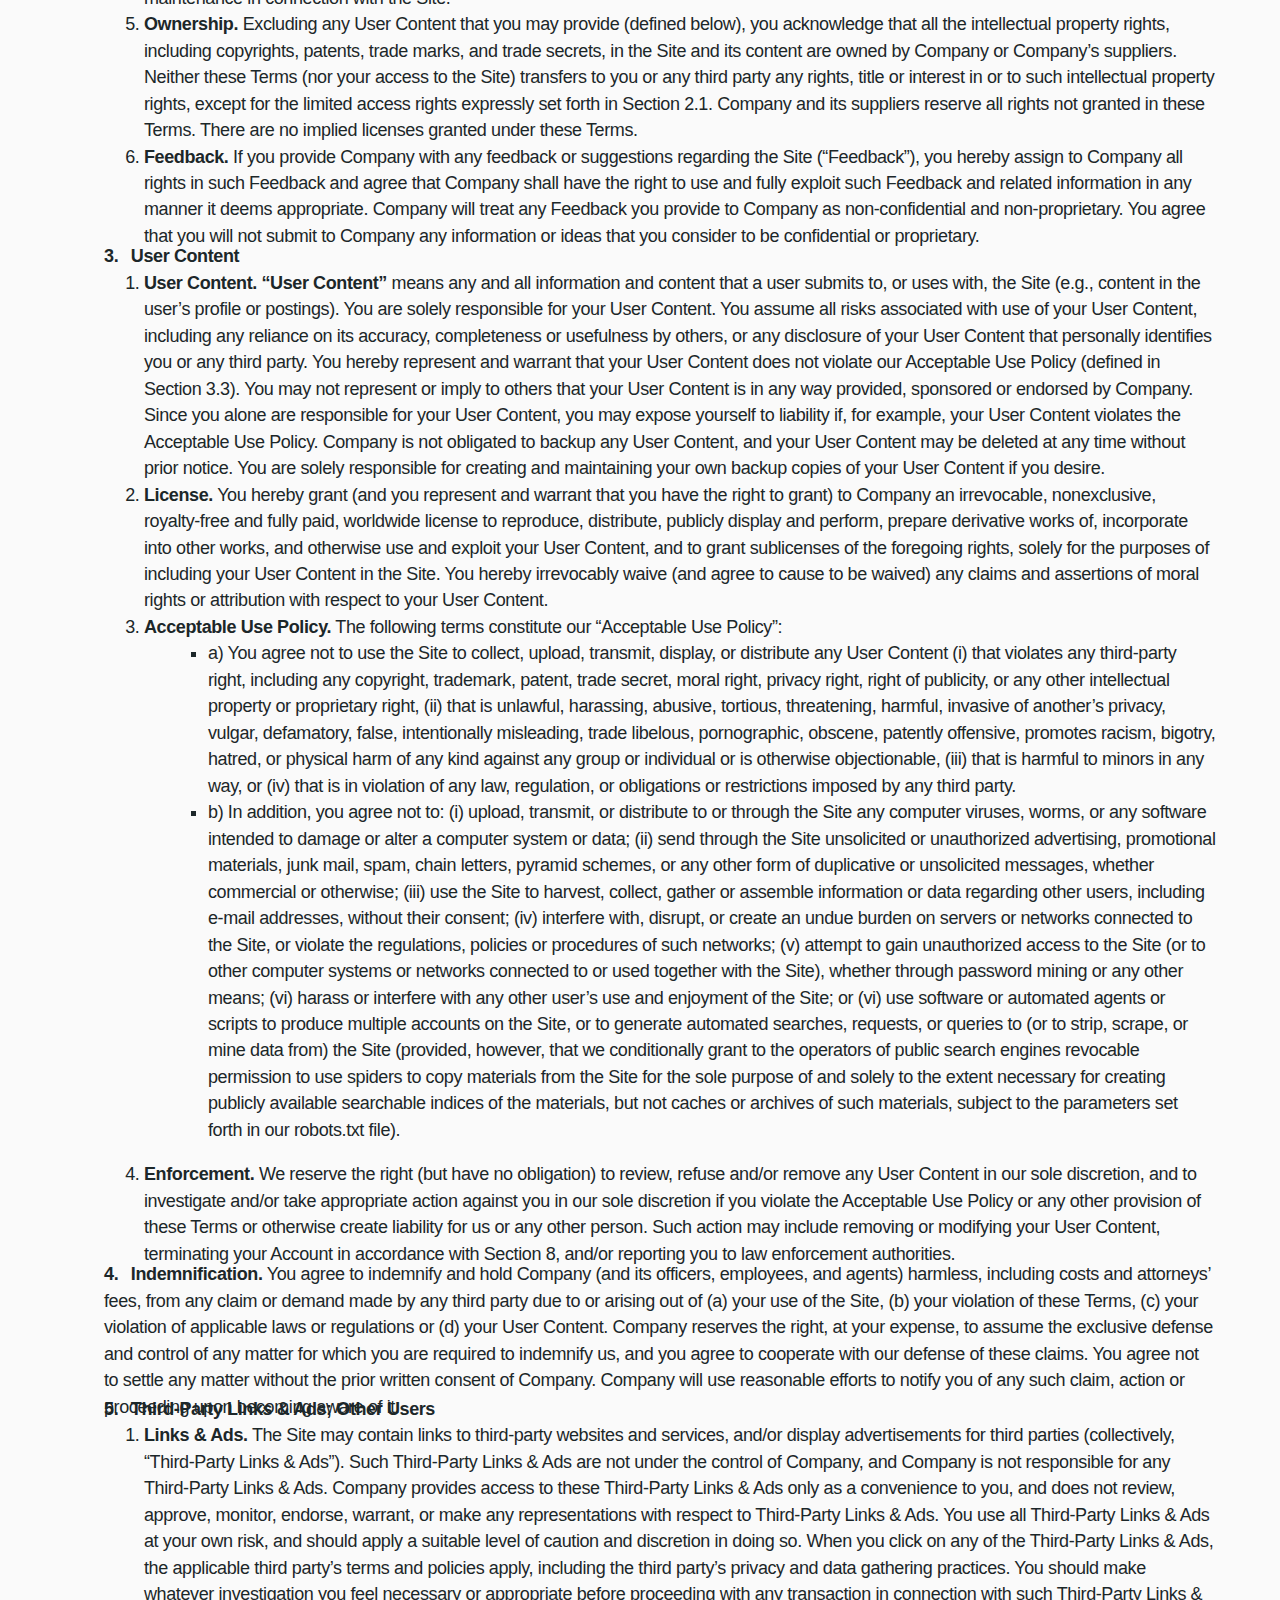
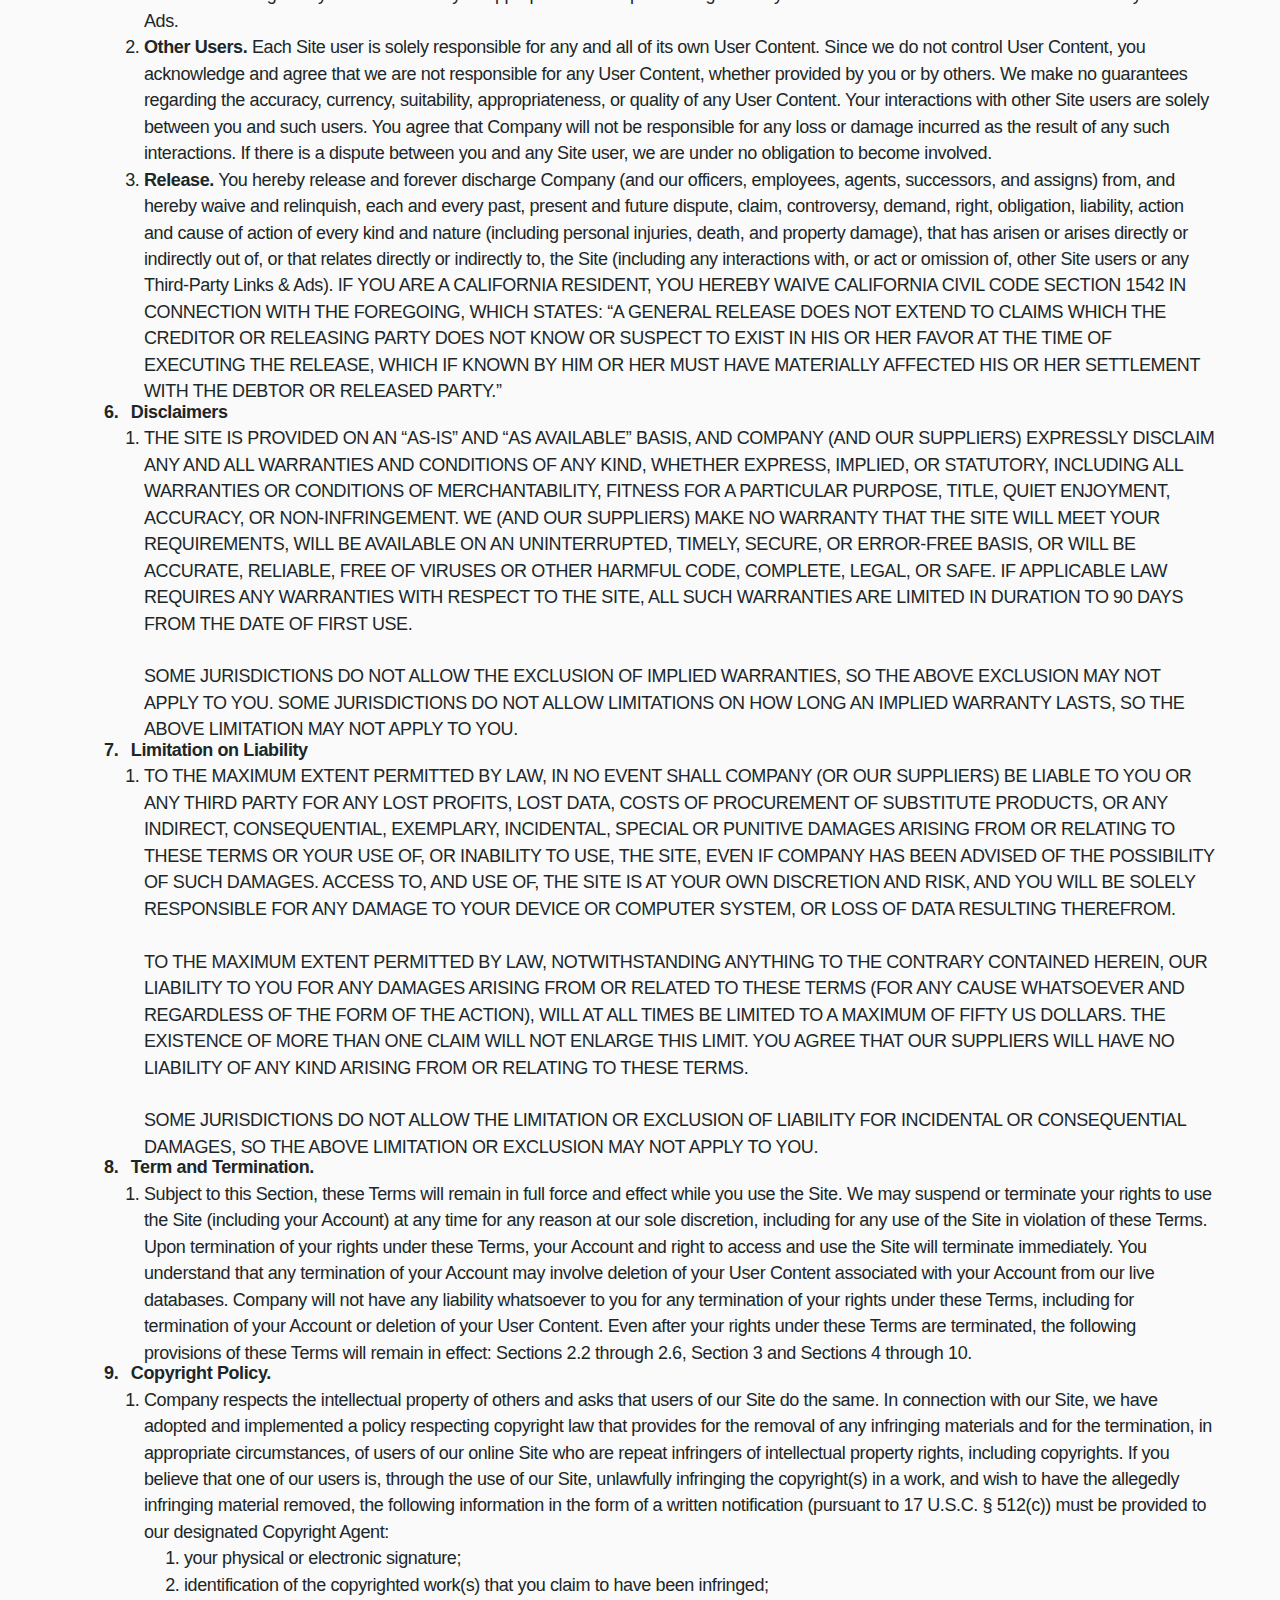
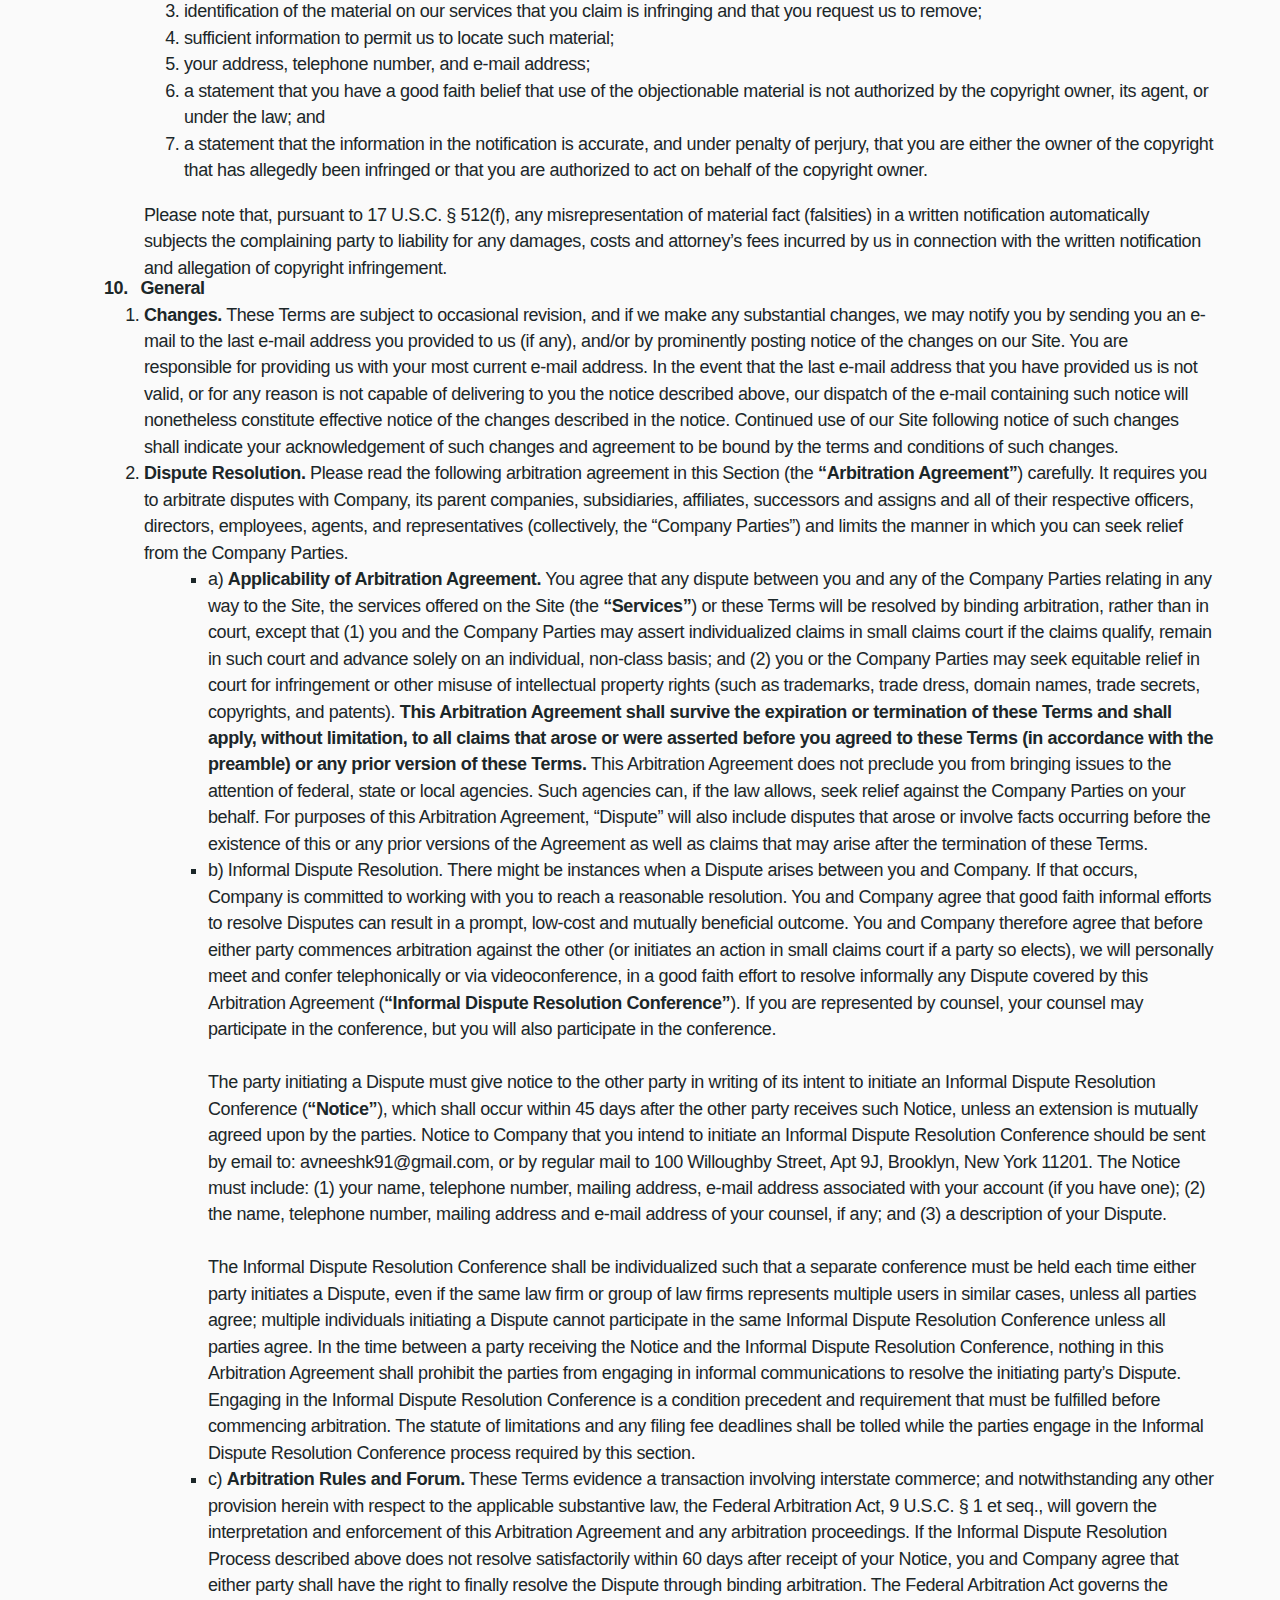
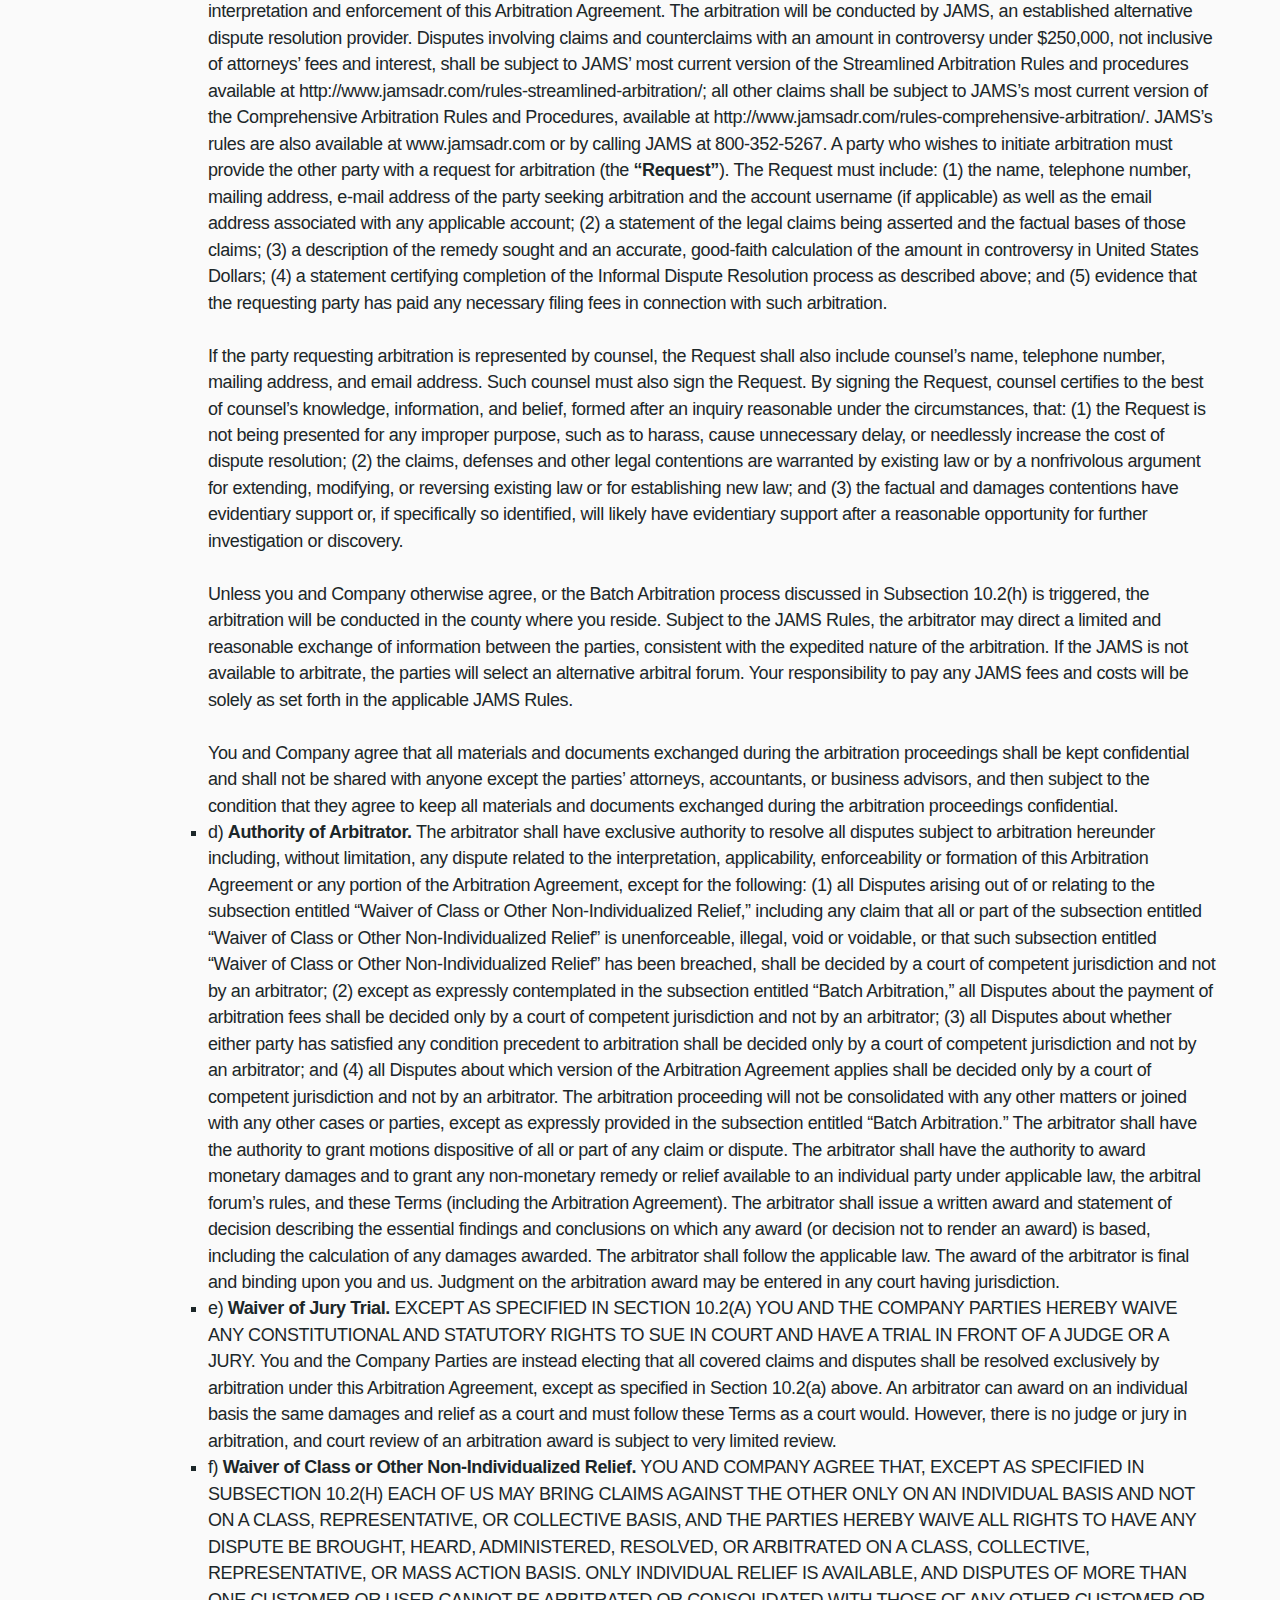
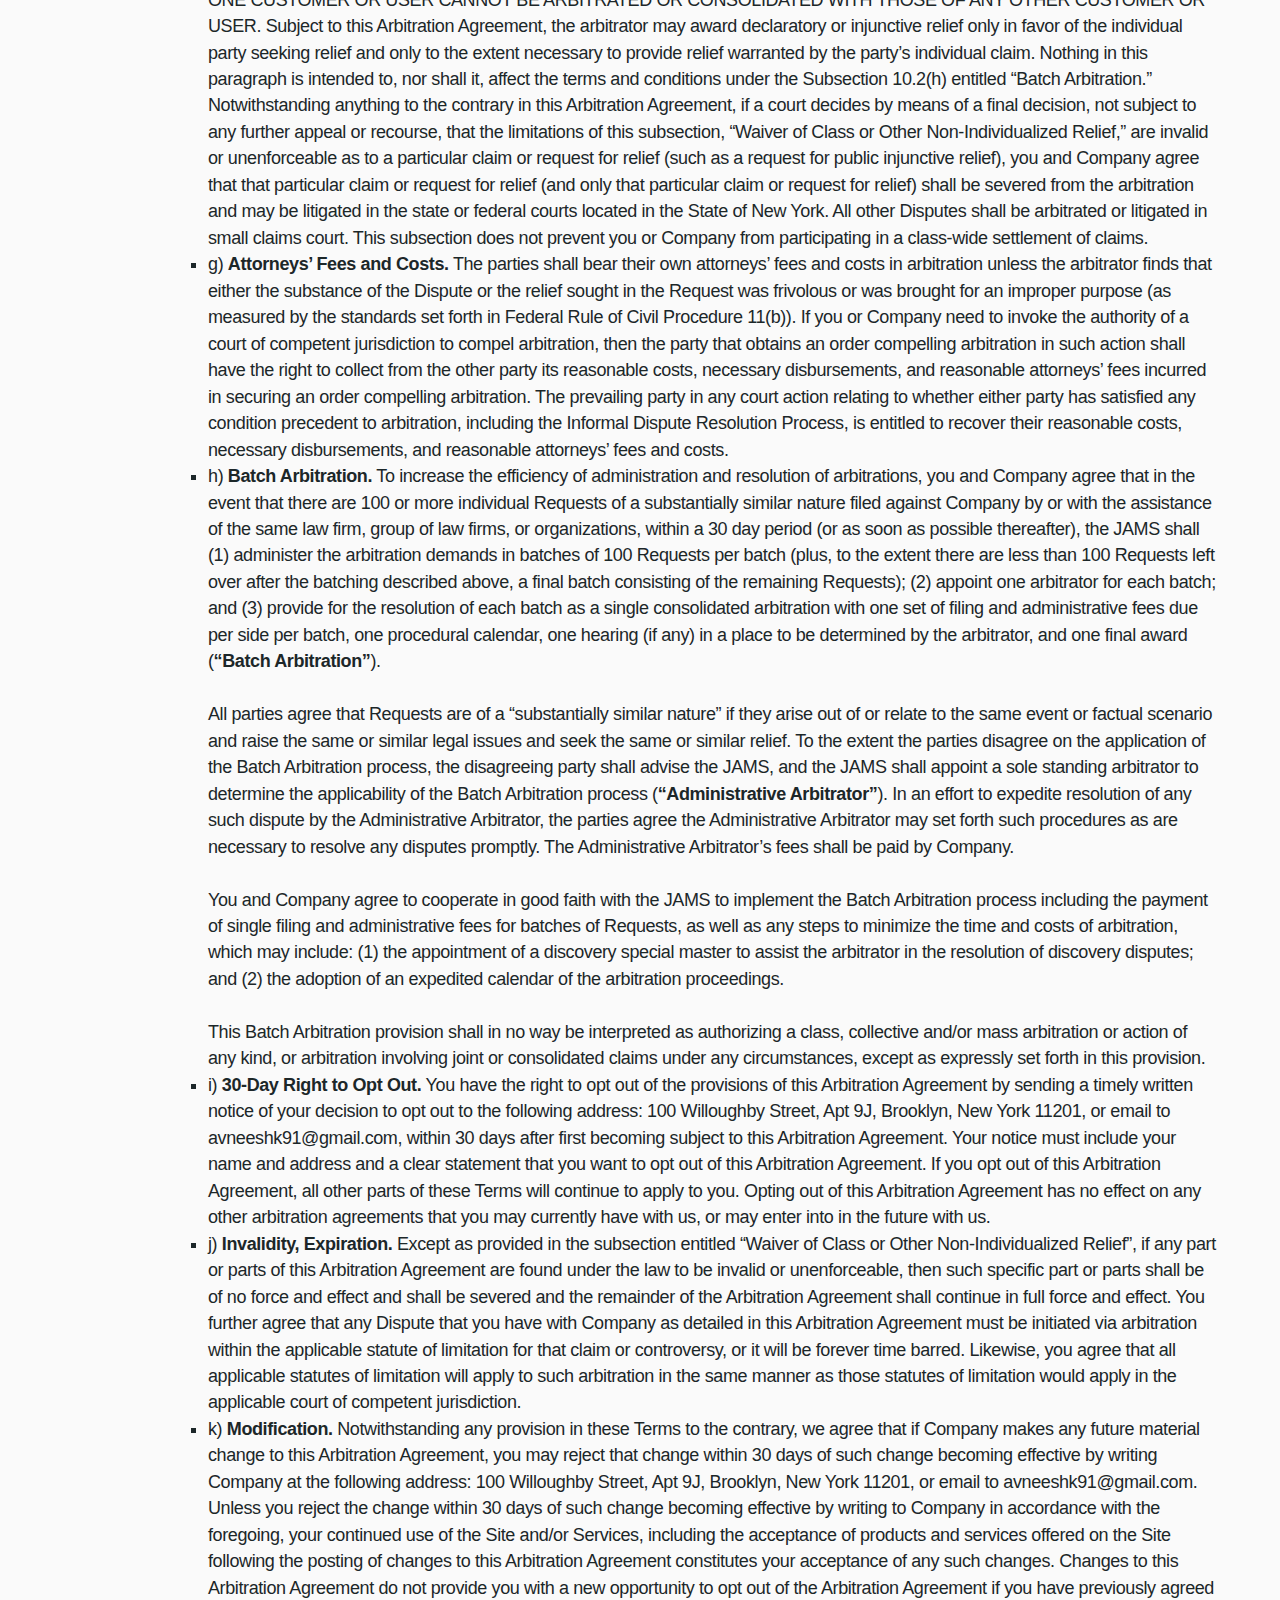
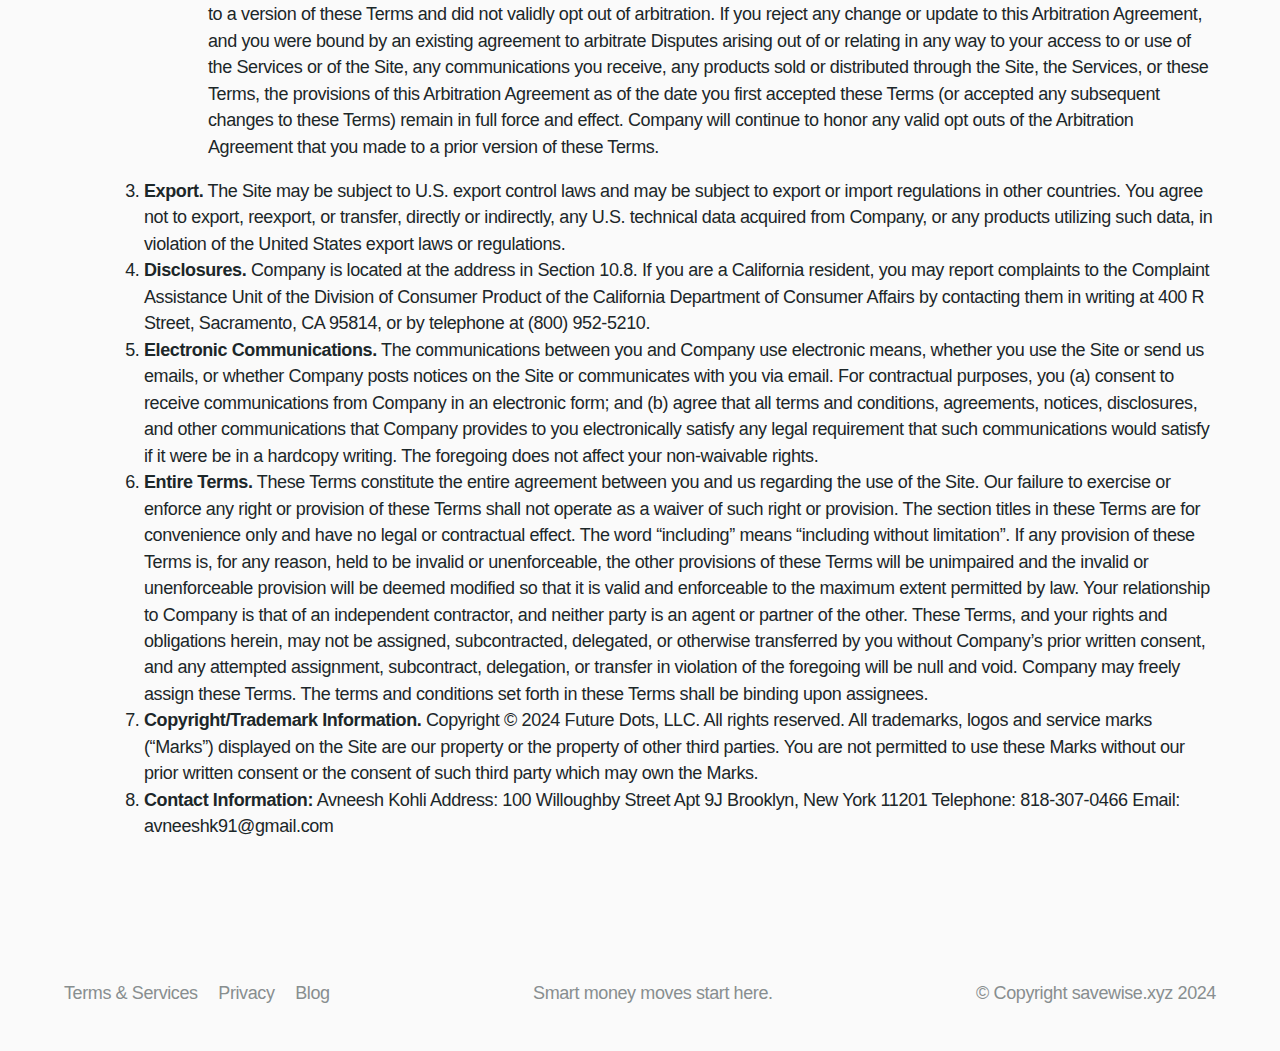
<file: terms.html>
<!doctype html>
<html lang="en">
<head>
	<meta charset="utf-8" />
	<meta http-equiv="X-UA-Compatible" content="IE=edge,chrome=1">
	<meta name="handheldfriendly" content="true">
	<meta name="mobileoptimized" content="320">
	<meta name="viewport" content="width=device-width, initial-scale=1.0">
	<title>Terms of Service | savewise.xyz</title>
	<meta name="description" content="">
    <meta name="keywords" content="">
	<link rel="icon" type="image/png" href="favicon-black.svg" media="(prefers-color-scheme: light)">
	<link rel="icon" type="image/svg+xml" href="favicon-white.svg" media="(prefers-color-scheme: dark)">
	<link rel="preconnect" href="https://fonts.googleapis.com">
	<link rel="preconnect" href="https://fonts.gstatic.com" crossorigin>
	<link href="https://fonts.googleapis.com/css2?family=Inter:wght@100..900&display=swap" rel="stylesheet">
	<link rel="stylesheet" href="style.css">
	 <!-- Google Tag Manager -->
	 <script>
		(function(w,d,s,l,i){w[l]=w[l]||[];w[l].push({'gtm.start':
	   new Date().getTime(),event:'gtm.js'});var f=d.getElementsByTagName(s)[0],
	   j=d.createElement(s),dl=l!='dataLayer'?'&l='+l:'';j.async=true;j.src=
	   'https://www.googletagmanager.com/gtm.js?id='+i+dl;f.parentNode.insertBefore(j,f);
	   })(window,document,'script','dataLayer','GTM-PJ9B95FS');
   </script>
   <!-- End Google Tag Manager -->
</head>
<body>
<!-- Google Tag Manager (noscript) -->
<noscript>
	<iframe src="https://www.googletagmanager.com/ns.html?id=GTM-PJ9B95FS" height="0" width="0" style="display:none;visibility:hidden"></iframe>
</noscript>
<!-- End Google Tag Manager (noscript) -->
<header role="banner">
	<div id="nav">
		<div class="logo wrap">
			<a href="index.html">
				<svg width="56" height="56" viewBox="0 0 40 40" fill="none" xmlns="http://www.w3.org/2000/svg">
					<path fill-rule="evenodd" clip-rule="evenodd" d="M4 0C1.79086 0 0 1.79086 0 4V36C0 38.2091 1.79086 40 4 40H36C38.2091 40 40 38.2091 40 36V4C40 1.79086 38.2091 0 36 0H4ZM24.8396 14.335L31.9479 13.8978C31.6077 11.3232 30.4169 9.28906 28.3755 7.79531C26.3463 6.30156 23.5637 5.55469 20.0278 5.55469L20.0019 5.5547V11.0575C20.0527 11.0565 20.1039 11.0561 20.1554 11.0561C21.0545 11.0561 21.8261 11.2079 22.4701 11.5115C23.1263 11.8029 23.6549 12.1976 24.0558 12.6955C24.4568 13.1813 24.7181 13.7278 24.8396 14.335ZM19.4263 16.6303C18.1262 16.351 17.2087 15.9806 16.6741 15.5191C16.2948 15.1917 16.0501 14.8124 15.9399 14.3811H8.16305C8.1878 16.4163 8.84979 18.0951 10.149 19.4174C11.4856 20.7654 13.5209 21.7127 16.2549 22.2592L21.1031 23.2246C22.3182 23.4675 23.2174 23.8197 23.8007 24.2812C24.2014 24.5899 24.4674 24.9589 24.5985 25.388H32.5845C32.5854 25.335 32.5858 25.2818 32.5858 25.2284C32.5858 23.2125 31.9175 21.5851 30.5809 20.3464C29.2443 19.1077 27.2151 18.209 24.4933 17.6504L19.4263 16.6303ZM11.2608 32.1325C9.07365 30.578 7.79172 28.4649 7.41504 25.7931L15.0519 25.3924C15.2828 26.5218 15.8418 27.3841 16.7288 27.9791C17.5868 28.543 18.6778 28.8341 20.0019 28.8526V34.4457C16.3507 34.4296 13.437 33.6585 11.2608 32.1325Z" fill="#1C2729"/>
				</svg>
			</a>
		</div>
		<!-- end #logo -->
	</div>
	<!-- end #nav -->
</header>
<!-- end header-->

<div id="content" class="group">
	<section id="main" role="main">
		<div class="wrap">
			<h2>Terms of Service</h2>
			<p>
				Website Terms of Use<br />
				Version 1.0<br />
				Last revised on: March 25, 2024<br />
			</p>

			<p>
				The website located at savewise.xyz (the “<strong>Site</strong>”) is a copyrighted work belonging to Future Dots, LLC (“<strong>Company</strong>”, “<strong>us</strong>”, “<strong>our</strong>”, and “<strong>we</strong>”).  Certain features of the Site may be subject to additional guidelines, terms, or rules, which will be posted on the Site in connection with such features.  All such additional terms, guidelines, and rules are incorporated by reference into these Terms.
			</p>

			<p>
				THESE TERMS OF USE (THESE “<strong>TERMS</strong>”) SET FORTH THE LEGALLY BINDING TERMS AND CONDITIONS THAT GOVERN YOUR USE OF THE SITE.  BY ACCESSING OR USING THE SITE, YOU ARE ACCEPTING THESE TERMS (ON BEHALF OF YOURSELF OR THE ENTITY THAT YOU REPRESENT), AND YOU REPRESENT AND WARRANT THAT YOU HAVE THE RIGHT, AUTHORITY, AND CAPACITY TO ENTER INTO THESE TERMS (ON BEHALF OF YOURSELF OR THE ENTITY THAT YOU REPRESENT).  YOU MAY NOT ACCESS OR USE THE SITE OR ACCEPT THE TERMS IF YOU ARE NOT AT LEAST 18 YEARS OLD.  IF YOU DO NOT AGREE WITH ALL OF THE PROVISIONS OF THESE TERMS, DO NOT ACCESS AND/OR USE THE SITE.
			</p>

			<p><strong>
				PLEASE BE AWARE THAT SECTION 10.2 CONTAINS PROVISIONS GOVERNING HOW TO RESOLVE DISPUTES BETWEEN YOU AND COMPANY. AMONG OTHER THINGS, SECTION 10.2 INCLUDES AN AGREEMENT TO ARBITRATE WHICH REQUIRES, WITH LIMITED EXCEPTIONS, THAT ALL DISPUTES BETWEEN YOU AND US SHALL BE RESOLVED BY BINDING AND FINAL ARBITRATION.  SECTION 10.2 ALSO CONTAINS A CLASS ACTION AND JURY TRIAL WAIVER.  PLEASE READ SECTION 10.2 CAREFULLY.
			</strong></p>

			<p><strong>
				UNLESS YOU OPT OUT OF THE AGREEMENT TO ARBITRATE WITHIN 30 DAYS: (1) YOU WILL ONLY BE PERMITTED TO PURSUE DISPUTES OR CLAIMS AND SEEK RELIEF AGAINST US ON AN INDIVIDUAL BASIS, NOT AS A PLAINTIFF OR CLASS MEMBER IN ANY CLASS OR REPRESENTATIVE ACTION OR PROCEEDING AND YOU WAIVE YOUR RIGHT TO PARTICIPATE IN A CLASS ACTION LAWSUIT OR CLASS-WIDE ARBITRATION; AND (2) YOU ARE WAIVING YOUR RIGHT TO PURSUE DISPUTES OR CLAIMS AND SEEK RELIEF IN A COURT OF LAW AND TO HAVE A JURY TRIAL.
			</strong></p>


			<ol id="legal-list">
				<li><strong>Accounts</strong>
					<ol>
					<li><strong>Account Creation.</strong> In order to use certain features of the Site, you must register for an account (“Account”) and provide certain information about yourself as prompted by the account registration form.  You represent and warrant that: (a) all required registration information you submit is truthful and accurate; (b) you will maintain the accuracy of such information. You may delete your Account at any time, for any reason, by following the instructions on the Site.  Company may suspend or terminate your Account in accordance with Section 8.</li>
					<li><strong>Account Responsibilities.</strong> You are responsible for maintaining the confidentiality of your Account login information and are fully responsible for all activities that occur under your Account.  You agree to immediately notify Company of any unauthorized use, or suspected unauthorized use of your Account or any other breach of security.  Company cannot and will not be liable for any loss or damage arising from your failure to comply with the above requirements.</li>
					</ol>
				</li>
				<li><strong>Access to the Site</strong>
					<ol>
					<li><strong>License.</strong> Subject to these Terms, Company grants you a non-transferable, non-exclusive, revocable, limited license to use and access the Site solely for your own personal, noncommercial use.</li>
					<li><strong>Certain Restrictions.</strong> The rights granted to you in these Terms are subject to the following restrictions: (a) you shall not license, sell, rent, lease, transfer, assign, distribute, host, or otherwise commercially exploit the Site, whether in whole or in part, or any content displayed on the Site; (b) you shall not modify, make derivative works of, disassemble, reverse compile or reverse engineer any part of the Site; (c) you shall not access the Site in order to build a similar or competitive website, product, or service; and (d) except as expressly stated herein, no part of the Site may be copied, reproduced, distributed, republished, downloaded, displayed, posted or transmitted in any form or by any means.  Unless otherwise indicated, any future release, update, or other addition to functionality of the Site shall be subject to these Terms.  All copyright and other proprietary notices on the Site (or on any content displayed on the Site) must be retained on all copies thereof.</li>
					<li><strong>Modification.</strong> Company reserves the right, at any time, to modify, suspend, or discontinue the Site (in whole or in part) with or without notice to you.  You agree that Company will not be liable to you or to any third party for any modification, suspension, or discontinuation of the Site or any part thereof.</li>
					<li><strong>No Support or Maintenance.</strong> You acknowledge and agree that Company will have no obligation to provide you with any support or maintenance in connection with the Site.</li>
					<li><strong>Ownership.</strong> Excluding any User Content that you may provide (defined below), you acknowledge that all the intellectual property rights, including copyrights, patents, trade marks, and trade secrets, in the Site and its content are owned by Company or Company’s suppliers.  Neither these Terms (nor your access to the Site) transfers to you or any third party any rights, title or interest in or to such intellectual property rights, except for the limited access rights expressly set forth in Section 2.1. Company and its suppliers reserve all rights not granted in these Terms.  There are no implied licenses granted under these Terms.</li>
					<li><strong>Feedback.</strong> If you provide Company with any feedback or suggestions regarding the Site (“Feedback”), you hereby assign to Company all rights in such Feedback and agree that Company shall have the right to use and fully exploit such Feedback and related information in any manner it deems appropriate.  Company will treat any Feedback you provide to Company as non-confidential and non-proprietary.  You agree that you will not submit to Company any information or ideas that you consider to be confidential or proprietary.</li>
					</ol>
				</li>
				<li><strong>User Content</strong>
					<ol>
						<li><strong>User Content. “User Content”</strong> means any and all information and content that a user submits to, or uses with, the Site (e.g., content in the user’s profile or postings).  You are solely responsible for your User Content.  You assume all risks associated with use of your User Content, including any reliance on its accuracy, completeness or usefulness by others, or any disclosure of your User Content that personally identifies you or any third party.  You hereby represent and warrant that your User Content does not violate our Acceptable Use Policy (defined in Section 3.3).  You may not represent or imply to others that your User Content is in any way provided, sponsored or endorsed by Company.  Since you alone are responsible for your User Content, you may expose yourself to liability if, for example, your User Content violates the Acceptable Use Policy.  Company is not obligated to backup any User Content, and your User Content may be deleted at any time without prior notice.  You are solely responsible for creating and maintaining your own backup copies of your User Content if you desire.</li>
						<li><strong>License.</strong> You hereby grant (and you represent and warrant that you have the right to grant) to Company an irrevocable, nonexclusive, royalty-free and fully paid, worldwide license to reproduce, distribute, publicly display and perform, prepare derivative works of, incorporate into other works, and otherwise use and exploit your User Content, and to grant sublicenses of the foregoing rights, solely for the purposes of including your User Content in the Site.  You hereby irrevocably waive (and agree to cause to be waived) any claims and assertions of moral rights or attribution with respect to your User Content.</li>
						<li><strong>Acceptable Use Policy.</strong> The following terms constitute our “Acceptable Use Policy”:
							<ul>
								<li>You agree not to use the Site to collect, upload, transmit, display, or distribute any User Content (i) that violates any third-party right, including any copyright, trademark, patent, trade secret, moral right, privacy right, right of publicity, or any other intellectual property or proprietary right, (ii) that is unlawful, harassing, abusive, tortious, threatening, harmful, invasive of another’s privacy, vulgar, defamatory, false, intentionally misleading, trade libelous, pornographic, obscene, patently offensive, promotes racism, bigotry, hatred, or physical harm of any kind against any group or individual or is otherwise objectionable, (iii) that is harmful to minors in any way, or (iv) that is in violation of any law, regulation, or obligations or restrictions imposed by any third party.</li>
								<li>In addition, you agree not to: (i) upload, transmit, or distribute to or through the Site any computer viruses, worms, or any software intended to damage or alter a computer system or data; (ii) send through the Site unsolicited or unauthorized advertising, promotional materials, junk mail, spam, chain letters, pyramid schemes, or any other form of duplicative or unsolicited messages, whether commercial or otherwise; (iii)  use the Site to harvest, collect, gather or assemble information or data regarding other users, including e-mail addresses, without their consent; (iv) interfere with, disrupt, or create an undue burden on servers or networks connected to the Site, or violate the regulations, policies or procedures of such networks; (v) attempt to gain unauthorized access to the Site (or to other computer systems or networks connected to or used together with the Site), whether through password mining or any other means; (vi) harass or interfere with any other user’s use and enjoyment of the Site; or (vi) use software or automated agents or scripts to produce multiple accounts on the Site, or to generate automated searches, requests, or queries to (or to strip, scrape, or mine data from) the Site (provided, however, that we conditionally grant to the operators of public search engines revocable permission to use spiders to copy materials from the Site for the sole purpose of and solely to the extent necessary for creating publicly available searchable indices of the materials, but not caches or archives of such materials, subject to the parameters set forth in our robots.txt file).</li>
							</ul>
						</li>
						<li><strong>Enforcement.</strong> We reserve the right (but have no obligation) to review, refuse and/or remove any User Content in our sole discretion, and to investigate and/or take appropriate action against you in our sole discretion if you violate the Acceptable Use Policy or any other provision of these Terms or otherwise create liability for us or any other person. Such action may include removing or modifying your User Content, terminating your Account in accordance with Section 8, and/or reporting you to law enforcement authorities.</li>
					</ol>
				</li>
				<li><strong>Indemnification.</strong> You agree to indemnify and hold Company (and its officers, employees, and agents) harmless, including costs and attorneys’ fees, from any claim or demand made by any third party due to or arising out of (a) your use of the Site, (b) your violation of these Terms, (c) your violation of applicable laws or regulations or (d) your User Content.  Company reserves the right, at your expense, to assume the exclusive defense and control of any matter for which you are required to indemnify us, and you agree to cooperate with our defense of these claims.  You agree not to settle any matter without the prior written consent of Company.  Company will use reasonable efforts to notify you of any such claim, action or proceeding upon becoming aware of it.
				</li>
				<li><strong>Third-Party Links & Ads; Other Users</strong>
				<ol>
					<li><strong>Links & Ads.</strong> The Site may contain links to third-party websites and services, and/or display advertisements for third parties (collectively, “Third-Party Links & Ads”). Such Third-Party Links & Ads are not under the control of Company, and Company is not responsible for any Third-Party Links & Ads.  Company provides access to these Third-Party Links & Ads only as a convenience to you, and does not review, approve, monitor, endorse, warrant, or make any representations with respect to Third-Party Links & Ads. You use all Third-Party Links & Ads at your own risk, and should apply a suitable level of caution and discretion in doing so. When you click on any of the Third-Party Links & Ads, the applicable third party’s terms and policies apply, including the third party’s privacy and data gathering practices. You should make whatever investigation you feel necessary or appropriate before proceeding with any transaction in connection with such Third-Party Links & Ads.</li>
					<li><strong>Other Users.</strong> Each Site user is solely responsible for any and all of its own User Content.  Since we do not control User Content, you acknowledge and agree that we are not responsible for any User Content, whether provided by you or by others.  We make no guarantees regarding the accuracy, currency, suitability, appropriateness, or quality of any User Content.  Your interactions with other Site users are solely between you and such users.  You agree that Company will not be responsible for any loss or damage incurred as the result of any such interactions.  If there is a dispute between you and any Site user, we are under no obligation to become involved.</li>
					<li><strong>Release.</strong> You hereby release and forever discharge Company (and our officers, employees, agents, successors, and assigns) from, and hereby waive and relinquish, each and every past, present and future dispute, claim, controversy, demand, right, obligation, liability, action and cause of action of every kind and nature (including personal injuries, death, and property damage), that has arisen or arises directly or indirectly out of, or that relates directly or indirectly to, the Site (including any interactions with, or act or omission of, other Site users or any Third-Party Links & Ads).  IF YOU ARE A CALIFORNIA RESIDENT, YOU HEREBY WAIVE CALIFORNIA CIVIL CODE SECTION 1542 IN CONNECTION WITH THE FOREGOING, WHICH STATES: “A GENERAL RELEASE DOES NOT EXTEND TO CLAIMS WHICH THE CREDITOR OR RELEASING PARTY DOES NOT KNOW OR SUSPECT TO EXIST IN HIS OR HER FAVOR AT THE TIME OF EXECUTING THE RELEASE, WHICH IF KNOWN BY HIM OR HER MUST HAVE MATERIALLY AFFECTED HIS OR HER SETTLEMENT WITH THE DEBTOR OR RELEASED PARTY.”</li>
				</ol>
				</li>
				<li><strong>Disclaimers</strong>
				<ol>
					<li>THE SITE IS PROVIDED ON AN “AS-IS” AND “AS AVAILABLE” BASIS, AND COMPANY (AND OUR SUPPLIERS) EXPRESSLY DISCLAIM ANY AND ALL WARRANTIES AND CONDITIONS OF ANY KIND, WHETHER EXPRESS, IMPLIED, OR STATUTORY, INCLUDING ALL WARRANTIES OR CONDITIONS OF MERCHANTABILITY, FITNESS FOR A PARTICULAR PURPOSE, TITLE, QUIET ENJOYMENT, ACCURACY, OR NON-INFRINGEMENT.  WE (AND OUR SUPPLIERS) MAKE NO WARRANTY THAT THE SITE WILL MEET YOUR REQUIREMENTS, WILL BE AVAILABLE ON AN UNINTERRUPTED, TIMELY, SECURE, OR ERROR-FREE BASIS, OR WILL BE ACCURATE, RELIABLE, FREE OF VIRUSES OR OTHER HARMFUL CODE, COMPLETE, LEGAL, OR SAFE.  IF APPLICABLE LAW REQUIRES ANY WARRANTIES WITH RESPECT TO THE SITE, ALL SUCH WARRANTIES ARE LIMITED IN DURATION TO 90 DAYS FROM THE DATE OF FIRST USE.<br /><br />SOME JURISDICTIONS DO NOT ALLOW THE EXCLUSION OF IMPLIED WARRANTIES, SO THE ABOVE EXCLUSION MAY NOT APPLY TO YOU.  SOME JURISDICTIONS DO NOT ALLOW LIMITATIONS ON HOW LONG AN IMPLIED WARRANTY LASTS, SO THE ABOVE LIMITATION MAY NOT APPLY TO YOU.</li>
				</ol>
				</li>
				<li><strong>Limitation on Liability</strong>
					<ol>
						<li>TO THE MAXIMUM EXTENT PERMITTED BY LAW, IN NO EVENT SHALL COMPANY (OR OUR SUPPLIERS) BE LIABLE TO YOU OR ANY THIRD PARTY FOR ANY LOST PROFITS, LOST DATA, COSTS OF PROCUREMENT OF SUBSTITUTE PRODUCTS, OR ANY INDIRECT, CONSEQUENTIAL, EXEMPLARY, INCIDENTAL, SPECIAL OR PUNITIVE DAMAGES ARISING FROM OR RELATING TO THESE TERMS OR YOUR USE OF, OR INABILITY TO USE, THE SITE, EVEN IF COMPANY HAS BEEN ADVISED OF THE POSSIBILITY OF SUCH DAMAGES.  ACCESS TO, AND USE OF, THE SITE IS AT YOUR OWN DISCRETION AND RISK, AND YOU WILL BE SOLELY RESPONSIBLE FOR ANY DAMAGE TO YOUR DEVICE OR COMPUTER SYSTEM, OR LOSS OF DATA RESULTING THEREFROM.<br /><br />TO THE MAXIMUM EXTENT PERMITTED BY LAW, NOTWITHSTANDING ANYTHING TO THE CONTRARY CONTAINED HEREIN, OUR LIABILITY TO YOU FOR ANY DAMAGES ARISING FROM OR RELATED TO THESE TERMS (FOR ANY CAUSE WHATSOEVER AND REGARDLESS OF THE FORM OF THE ACTION), WILL AT ALL TIMES BE LIMITED TO A MAXIMUM OF FIFTY US DOLLARS. THE EXISTENCE OF MORE THAN ONE CLAIM WILL NOT ENLARGE THIS LIMIT. YOU AGREE THAT OUR SUPPLIERS WILL HAVE NO LIABILITY OF ANY KIND ARISING FROM OR RELATING TO THESE TERMS.<br /><br />SOME JURISDICTIONS DO NOT ALLOW THE LIMITATION OR EXCLUSION OF LIABILITY FOR INCIDENTAL OR CONSEQUENTIAL DAMAGES, SO THE ABOVE LIMITATION OR EXCLUSION MAY NOT APPLY TO YOU.</li>
					</ol>
				</li>
				<li><strong>Term and Termination.</strong>
					<ol>
						<li>Subject to this Section, these Terms will remain in full force and effect while you use the Site.  We may suspend or terminate your rights to use the Site (including your Account) at any time for any reason at our sole discretion, including for any use of the Site in violation of these Terms.  Upon termination of your rights under these Terms, your Account and right to access and use the Site will terminate immediately.  You understand that any termination of your Account may involve deletion of your User Content associated with your Account from our live databases.  Company will not have any liability whatsoever to you for any termination of your rights under these Terms, including for termination of your Account or deletion of your User Content.  Even after your rights under these Terms are terminated, the following provisions of these Terms will remain in effect: Sections 2.2 through 2.6, Section 3 and Sections 4 through 10.</li>
					</ol>
				</li>
				<li><strong>Copyright Policy.</strong>
					<ol>
						<li>Company respects the intellectual property of others and asks that users of our Site do the same.  In connection with our Site, we have adopted and implemented a policy respecting copyright law that provides for the removal of any infringing materials and for the termination, in appropriate circumstances, of users of our online Site who are repeat infringers of intellectual property rights, including copyrights.  If you believe that one of our users is, through the use of our Site, unlawfully infringing the copyright(s) in a work, and wish to have the allegedly infringing material removed, the following information in the form of a written notification (pursuant to 17 U.S.C. § 512(c)) must be provided to our designated Copyright Agent:
							<ol>
								<li>your physical or electronic signature;</li>
								<li>identification of the copyrighted work(s) that you claim to have been infringed;</li>
								<li>identification of the material on our services that you claim is infringing and that you request us to remove;</li>
								<li>sufficient information to permit us to locate such material;</li>
								<li>your address, telephone number, and e-mail address;</li>
								<li>a statement that you have a good faith belief that use of the objectionable material is not authorized by the copyright owner, its agent, or under the law; and</li>
								<li>a statement that the information in the notification is accurate, and under penalty of perjury, that you are either the owner of the copyright that has allegedly been infringed or that you are authorized to act on behalf of the copyright owner.</li>
							</ol>
						Please note that, pursuant to 17 U.S.C. § 512(f), any misrepresentation of material fact (falsities) in a written notification automatically subjects the complaining party to liability for any damages, costs and attorney’s fees incurred by us in connection with the written notification and allegation of copyright infringement.
						</li>
					</ol>
				</li>
				<li><strong>General</strong>
					<ol>
						<li><strong>Changes.</strong> These Terms are subject to occasional revision, and if we make any substantial changes, we may notify you by sending you an e-mail to the last e-mail address you provided to us (if any), and/or by prominently posting notice of the changes on our Site. You are responsible for providing us with your most current e-mail address. In the event that the last e-mail address that you have provided us is not valid, or for any reason is not capable of delivering to you the notice described above, our dispatch of the e-mail containing such notice will nonetheless constitute effective notice of the changes described in the notice. Continued use of our Site following notice of such changes shall indicate your acknowledgement of such changes and agreement to be bound by the terms and conditions of such changes.</li>
						<li><strong>Dispute Resolution.</strong> Please read the following arbitration agreement in this Section (the <strong>“Arbitration Agreement”</strong>) carefully.  It requires you to arbitrate disputes with Company, its parent companies, subsidiaries, affiliates, successors and assigns and all of their respective officers, directors, employees, agents, and representatives (collectively, the “Company Parties”) and limits the manner in which you can seek relief from the Company Parties.
							<ul>
								<li><strong>Applicability of Arbitration Agreement.</strong> You agree that any dispute between you and any of the Company Parties relating in any way to the Site, the services offered on the Site (the <strong>“Services”</strong>) or these Terms will be resolved by binding arbitration, rather than in court, except that (1) you and the Company Parties may assert individualized claims in small claims court if the claims qualify, remain in such court and advance solely on an individual, non-class basis; and (2) you or the Company Parties may seek equitable relief in court for infringement or other misuse of intellectual property rights (such as trademarks, trade dress, domain names, trade secrets, copyrights, and patents). <strong>This Arbitration Agreement shall survive the expiration or termination of these Terms and shall apply, without limitation, to all claims that arose or were asserted before you agreed to these Terms (in accordance with the preamble) or any prior version of these Terms.</strong> This Arbitration Agreement does not preclude you from bringing issues to the attention of federal, state or local agencies.  Such agencies can, if the law allows, seek relief against the Company Parties on your behalf.  For purposes of this Arbitration Agreement, “Dispute” will also include disputes that arose or involve facts occurring before the existence of this or any prior versions of the Agreement as well as claims that may arise after the termination of these Terms.</li>
								<li>Informal Dispute Resolution. There might be instances when a Dispute arises between you and Company. If that occurs, Company is committed to working with you to reach a reasonable resolution. You and Company agree that good faith informal efforts to resolve Disputes can result in a prompt, low‐cost and mutually beneficial outcome. You and Company therefore agree that before either party commences arbitration against the other (or initiates an action in small claims court if a party so elects), we will personally meet and confer telephonically or via videoconference, in a good faith effort to resolve informally any Dispute covered by this Arbitration Agreement (<strong>“Informal Dispute Resolution Conference”</strong>). If you are represented by counsel, your counsel may participate in the conference, but you will also participate in the conference.<br /><br />The party initiating a Dispute must give notice to the other party in writing of its intent to initiate an Informal Dispute Resolution Conference (<strong>“Notice”</strong>), which shall occur within 45 days after the other party receives such Notice, unless an extension is mutually agreed upon by the parties. Notice to Company that you intend to initiate an Informal Dispute Resolution Conference should be sent by email to: avneeshk91@gmail.com, or by regular mail to 100 Willoughby Street, Apt 9J, Brooklyn, New York 11201. The Notice must include: (1) your name, telephone number, mailing address, e‐mail address associated with your account (if you have one); (2) the name, telephone number, mailing address and e‐mail address of your counsel, if any; and (3) a description of your Dispute.<br /><br />The Informal Dispute Resolution Conference shall be individualized such that a separate conference must be held each time either party initiates a Dispute, even if the same law firm or group of law firms represents multiple users in similar cases, unless all parties agree; multiple individuals initiating a Dispute cannot participate in the same Informal Dispute Resolution Conference unless all parties agree. In the time between a party receiving the Notice and the Informal Dispute Resolution Conference, nothing in this Arbitration Agreement shall prohibit the parties from engaging in informal communications to resolve the initiating party’s Dispute. Engaging in the Informal Dispute Resolution Conference is a condition precedent and requirement that must be fulfilled before commencing arbitration. The statute of limitations and any filing fee deadlines shall be tolled while the parties engage in the Informal Dispute Resolution Conference process required by this section.</li>
								<li><strong>Arbitration Rules and Forum.</strong> These Terms evidence a transaction involving interstate commerce; and notwithstanding any other provision herein with respect to the applicable substantive law, the Federal Arbitration Act, 9 U.S.C. § 1 et seq., will govern the interpretation and enforcement of this Arbitration Agreement and any arbitration proceedings. If the Informal Dispute Resolution Process described above does not resolve satisfactorily within 60 days after receipt of your Notice, you and Company agree that either party shall have the right to finally resolve the Dispute through binding arbitration. The Federal Arbitration Act governs the interpretation and enforcement of this Arbitration Agreement. The arbitration will be conducted by JAMS, an established alternative dispute resolution provider. Disputes involving claims and counterclaims with an amount in controversy under $250,000, not inclusive of attorneys’ fees and interest, shall be subject to JAMS’ most current version of the Streamlined Arbitration Rules and procedures available at http://www.jamsadr.com/rules-streamlined-arbitration/; all other claims shall be subject to JAMS’s most current version of the Comprehensive Arbitration Rules and Procedures, available at http://www.jamsadr.com/rules-comprehensive-arbitration/. JAMS’s rules are also available at www.jamsadr.com or by calling JAMS at 800-352-5267. A party who wishes to initiate arbitration must provide the other party with a request for arbitration (the <strong>“Request”</strong>). The Request must include: (1) the name, telephone number, mailing address, e‐mail address of the party seeking arbitration and the account username (if applicable) as well as the email address associated with any applicable account; (2) a statement of the legal claims being asserted and the factual bases of those claims; (3) a description of the remedy sought and an accurate, good‐faith calculation of the amount in controversy in United States Dollars; (4) a statement certifying completion of the Informal Dispute Resolution process as described above; and (5) evidence that the requesting party has paid any necessary filing fees in connection with such arbitration.<br /><br />If the party requesting arbitration is represented by counsel, the Request shall also include counsel’s name, telephone number, mailing address, and email address. Such counsel must also sign the Request. By signing the Request, counsel certifies to the best of counsel’s knowledge, information, and belief, formed after an inquiry reasonable under the circumstances, that: (1) the Request is not being presented for any improper purpose, such as to harass, cause unnecessary delay, or needlessly increase the cost of dispute resolution; (2) the claims, defenses and other legal contentions are warranted by existing law or by a nonfrivolous argument for extending, modifying, or reversing existing law or for establishing new law; and (3) the factual and damages contentions have evidentiary support or, if specifically so identified, will likely have evidentiary support after a reasonable opportunity for further investigation or discovery.<br /><br />Unless you and Company otherwise agree, or the Batch Arbitration process discussed in Subsection 10.2(h) is triggered, the arbitration will be conducted in the county where you reside. Subject to the JAMS Rules, the arbitrator may direct a limited and reasonable exchange of information between the parties, consistent with the expedited nature of the arbitration. If the JAMS is not available to arbitrate, the parties will select an alternative arbitral forum. Your responsibility to pay any JAMS fees and costs will be solely as set forth in the applicable JAMS Rules.<br /><br />You and Company agree that all materials and documents exchanged during the arbitration proceedings shall be kept confidential and shall not be shared with anyone except the parties’ attorneys, accountants, or business advisors, and then subject to the condition that they agree to keep all materials and documents exchanged during the arbitration proceedings confidential.</li>
								<li><strong>Authority of Arbitrator.</strong> The arbitrator shall have exclusive authority to resolve all disputes subject to arbitration hereunder including, without limitation, any dispute related to the interpretation, applicability, enforceability or formation of this Arbitration Agreement or any portion of the Arbitration Agreement, except for the following: (1) all Disputes arising out of or relating to the subsection entitled “Waiver of Class or Other Non-Individualized Relief,” including any claim that all or part of the subsection entitled “Waiver of Class or Other Non-Individualized Relief” is unenforceable, illegal, void or voidable, or that such subsection entitled “Waiver of Class or Other Non-Individualized Relief” has been breached, shall be decided by a court of competent jurisdiction and not by an arbitrator; (2) except as expressly contemplated in the subsection entitled “Batch Arbitration,” all Disputes about the payment of arbitration fees shall be decided only by a court of competent jurisdiction and not by an arbitrator; (3) all Disputes about whether either party has satisfied any condition precedent to arbitration shall be decided only by a court of competent jurisdiction and not by an arbitrator; and (4) all Disputes about which version of the Arbitration Agreement applies shall be decided only by a court of competent jurisdiction and not by an arbitrator.  The arbitration proceeding will not be consolidated with any other matters or joined with any other cases or parties, except as expressly provided in the subsection entitled “Batch Arbitration.” The arbitrator shall have the authority to grant motions dispositive of all or part of any claim or dispute. The arbitrator shall have the authority to award monetary damages and to grant any non-monetary remedy or relief available to an individual party under applicable law, the arbitral forum’s rules, and these Terms (including the Arbitration Agreement). The arbitrator shall issue a written award and statement of decision describing the essential findings and conclusions on which any award (or decision not to render an award) is based, including the calculation of any damages awarded. The arbitrator shall follow the applicable law. The award of the arbitrator is final and binding upon you and us. Judgment on the arbitration award may be entered in any court having jurisdiction.</li>
								<li><strong>Waiver of Jury Trial.</strong> EXCEPT AS SPECIFIED IN SECTION 10.2(A)  YOU AND THE COMPANY PARTIES HEREBY WAIVE ANY CONSTITUTIONAL AND STATUTORY RIGHTS TO SUE IN COURT AND HAVE A TRIAL IN FRONT OF A JUDGE OR A JURY. You and the Company Parties are instead electing that all covered claims and disputes shall be resolved exclusively by arbitration under this Arbitration Agreement, except as specified in Section 10.2(a) above. An arbitrator can award on an individual basis the same damages and relief as a court and must follow these Terms as a court would. However, there is no judge or jury in arbitration, and court review of an arbitration award is subject to very limited review.</li>
								<li><strong>Waiver of Class or Other Non-Individualized Relief.</strong> YOU AND COMPANY AGREE THAT, EXCEPT AS SPECIFIED IN SUBSECTION 10.2(H)  EACH OF US MAY BRING CLAIMS AGAINST THE OTHER ONLY ON AN INDIVIDUAL BASIS AND NOT ON A CLASS, REPRESENTATIVE, OR COLLECTIVE BASIS, AND THE PARTIES HEREBY WAIVE ALL RIGHTS TO HAVE ANY DISPUTE BE BROUGHT, HEARD, ADMINISTERED, RESOLVED, OR ARBITRATED ON A CLASS, COLLECTIVE, REPRESENTATIVE, OR MASS ACTION BASIS. ONLY INDIVIDUAL RELIEF IS AVAILABLE, AND DISPUTES OF MORE THAN ONE CUSTOMER OR USER CANNOT BE ARBITRATED OR CONSOLIDATED WITH THOSE OF ANY OTHER CUSTOMER OR USER. Subject to this Arbitration Agreement, the arbitrator may award declaratory or injunctive relief only in favor of the individual party seeking relief and only to the extent necessary to provide relief warranted by the party’s individual claim. Nothing in this paragraph is intended to, nor shall it, affect the terms and conditions under the Subsection 10.2(h) entitled “Batch Arbitration.” Notwithstanding anything to the contrary in this Arbitration Agreement, if a court decides by means of a final decision, not subject to any further appeal or recourse, that the limitations of this subsection, “Waiver of Class or Other Non-Individualized Relief,” are invalid or unenforceable as to a particular claim or request for relief (such as a request for public injunctive relief), you and Company agree that that particular claim or request for relief (and only that particular claim or request for relief) shall be severed from the arbitration and may be litigated in the state or federal courts located in the State of New York. All other Disputes shall be arbitrated or litigated in small claims court. This subsection does not prevent you or Company from participating in a class-wide settlement of claims.</li>
								<li><strong>Attorneys’ Fees and Costs.</strong> The parties shall bear their own attorneys’ fees and costs in arbitration unless the arbitrator finds that either the substance of the Dispute or the relief sought in the Request was frivolous or was brought for an improper purpose (as measured by the standards set forth in Federal Rule of Civil Procedure 11(b)). If you or Company need to invoke the authority of a court of competent jurisdiction to compel arbitration, then the party that obtains an order compelling arbitration in such action shall have the right to collect from the other party its reasonable costs, necessary disbursements, and reasonable attorneys’ fees incurred in securing an order compelling arbitration. The prevailing party in any court action relating to whether either party has satisfied any condition precedent to arbitration, including the Informal Dispute Resolution Process, is entitled to recover their reasonable costs, necessary disbursements, and reasonable attorneys’ fees and costs.</li>
								<li><strong>Batch Arbitration.</strong> To increase the efficiency of administration and resolution of arbitrations, you and Company agree that in the event that there are 100 or more individual Requests of a substantially similar nature filed against Company by or with the assistance of the same law firm, group of law firms, or organizations, within a 30 day period (or as soon as possible thereafter), the JAMS shall (1) administer the arbitration demands in batches of 100 Requests per batch (plus, to the extent there are less than 100 Requests left over after the batching described above, a final batch consisting of the remaining Requests); (2) appoint one arbitrator for each batch; and (3) provide for the resolution of each batch as a single consolidated arbitration with one set of filing and administrative fees due per side per batch, one procedural calendar, one hearing (if any) in a place to be determined by the arbitrator, and one final award (<strong>“Batch Arbitration”</strong>).<br /><br />All parties agree that Requests are of a “substantially similar nature” if they arise out of or relate to the same event or factual scenario and raise the same or similar legal issues and seek the same or similar relief. To the extent the parties disagree on the application of the Batch Arbitration process, the disagreeing party shall advise the JAMS, and the JAMS shall appoint a sole standing arbitrator to determine the applicability of the Batch Arbitration process (<strong>“Administrative Arbitrator”</strong>). In an effort to expedite resolution of any such dispute by the Administrative Arbitrator, the parties agree the Administrative Arbitrator may set forth such procedures as are necessary to resolve any disputes promptly. The Administrative Arbitrator’s fees shall be paid by Company.<br /><br />You and Company agree to cooperate in good faith with the JAMS to implement the Batch Arbitration process including the payment of single filing and administrative fees for batches of Requests, as well as any steps to minimize the time and costs of arbitration, which may include: (1) the appointment of a discovery special master to assist the arbitrator in the resolution of discovery disputes; and (2) the adoption of an expedited calendar of the arbitration proceedings.<br /><br />This Batch Arbitration provision shall in no way be interpreted as authorizing a class, collective and/or mass arbitration or action of any kind, or arbitration involving joint or consolidated claims under any circumstances, except as expressly set forth in this provision.</li>
								<li><strong>30-Day Right to Opt Out.</strong> You have the right to opt out of the provisions of this Arbitration Agreement by sending a timely written notice of your decision to opt out to the following address: 100 Willoughby Street, Apt 9J, Brooklyn, New York 11201, or email to avneeshk91@gmail.com, within 30 days after first becoming subject to this Arbitration Agreement. Your notice must include your name and address and a clear statement that you want to opt out of this Arbitration Agreement. If you opt out of this Arbitration Agreement, all other parts of these Terms will continue to apply to you. Opting out of this Arbitration Agreement has no effect on any other arbitration agreements that you may currently have with us, or may enter into in the future with us.</li>
								<li><strong>Invalidity, Expiration.</strong> Except as provided in the subsection entitled “Waiver of Class or Other Non-Individualized Relief”, if any part or parts of this Arbitration Agreement are found under the law to be invalid or unenforceable, then such specific part or parts shall be of no force and effect and shall be severed and the remainder of the Arbitration Agreement shall continue in full force and effect. You further agree that any Dispute that you have with Company as detailed in this Arbitration Agreement must be initiated via arbitration within the applicable statute of limitation for that claim or controversy, or it will be forever time barred. Likewise, you agree that all applicable statutes of limitation will apply to such arbitration in the same manner as those statutes of limitation would apply in the applicable court of competent jurisdiction.</li>
								<li><strong>Modification.</strong> Notwithstanding any provision in these Terms to the contrary, we agree that if Company makes any future material change to this Arbitration Agreement, you may reject that change within 30 days of such change becoming effective by writing Company at the following address: 100 Willoughby Street, Apt 9J, Brooklyn, New York 11201, or email to avneeshk91@gmail.com.  Unless you reject the change within 30 days of such change becoming effective by writing to Company in accordance with the foregoing, your continued use of the Site and/or Services, including the acceptance of products and services offered on the Site following the posting of changes to this Arbitration Agreement constitutes your acceptance of any such changes. Changes to this Arbitration Agreement do not provide you with a new opportunity to opt out of the Arbitration Agreement if you have previously agreed to a version of these Terms and did not validly opt out of arbitration. If you reject any change or update to this Arbitration Agreement, and you were bound by an existing agreement to arbitrate Disputes arising out of or relating in any way to your access to or use of the Services or of the Site, any communications you receive, any products sold or distributed through the Site, the Services, or these Terms, the provisions of this Arbitration Agreement as of the date you first accepted these Terms (or accepted any subsequent changes to these Terms) remain in full force and effect. Company will continue to honor any valid opt outs of the Arbitration Agreement that you made to a prior version of these Terms.</li>
							</ul>
						</li>
						<li><strong>Export.</strong> The Site may be subject to U.S. export control laws and may be subject to export or import regulations in other countries. You agree not to export, reexport, or transfer, directly or indirectly, any U.S. technical data acquired from Company, or any products utilizing such data, in violation of the United States export laws or regulations. 
						</li>
						<li><strong>Disclosures.</strong> Company is located at the address in Section 10.8. If you are a California resident, you may report complaints to the Complaint Assistance Unit of the Division of Consumer Product of the California Department of Consumer Affairs by contacting them in writing at 400 R Street, Sacramento, CA 95814, or by telephone at (800) 952-5210.
						</li>
						<li><strong>Electronic Communications.</strong> The communications between you and Company use electronic means, whether you use the Site or send us emails, or whether Company posts notices on the Site or communicates with you via email. For contractual purposes, you (a) consent to receive communications from Company in an electronic form; and (b) agree that all terms and conditions, agreements, notices, disclosures, and other communications that Company provides to you electronically satisfy any legal requirement that such communications would satisfy if it were be in a hardcopy writing. The foregoing does not affect your non-waivable rights.
						</li>
						<li><strong>Entire Terms.</strong> These Terms constitute the entire agreement between you and us regarding the use of the Site. Our failure to exercise or enforce any right or provision of these Terms shall not operate as a waiver of such right or provision. The section titles in these Terms are for convenience only and have no legal or contractual effect. The word “including” means “including without limitation”.  If any provision of these Terms is, for any reason, held to be invalid or unenforceable, the other provisions of these Terms will be unimpaired and the invalid or unenforceable provision will be deemed modified so that it is valid and enforceable to the maximum extent permitted by law.  Your relationship to Company is that of an independent contractor, and neither party is an agent or partner of the other.  These Terms, and your rights and obligations herein, may not be assigned, subcontracted, delegated, or otherwise transferred by you without Company’s prior written consent, and any attempted assignment, subcontract, delegation, or transfer in violation of the foregoing will be null and void.  Company may freely assign these Terms.  The terms and conditions set forth in these Terms shall be binding upon assignees. 
						</li>
						<li><strong>Copyright/Trademark Information.</strong> Copyright © 2024 Future Dots, LLC. All rights reserved.  All trademarks, logos and service marks (“Marks”) displayed on the Site are our property or the property of other third parties. You are not permitted to use these Marks without our prior written consent or the consent of such third party which may own the Marks.
						</li>
						<li><strong>Contact Information:</strong>
							Avneesh Kohli
							Address: 
							100 Willoughby Street
							Apt 9J
							Brooklyn, New York 11201
							Telephone: 818-307-0466
							Email: avneeshk91@gmail.com
						</li>
					</ol>
				</li>
			</ol>
		</div>
	</section>
	<!-- end #main -->
</div>
<!-- end #content -->

<footer class="group" role="contentinfo">
	<div class="wrap">
		<div class="legal">
			<div>
				<ul>
					<li><a href="terms.html"">Terms &amp; Services</a></li>
					<li><a href="privacy.html">Privacy</a></li>
					<li><a href="https://blog.savewise.xyz">Blog</a></li>
				</ul>
			</div>
			<div>
				<p>
					Smart money moves start here.
				</p>
			</div>
			<div>
				<p>
					&copy; Copyright savewise.xyz 2024
				</p>
			</div>
		</div>
	</div>
	<!-- end .wrap -->
</footer>
<!-- end footer -->

</body>
</html>
</file>
<file: style.css>
@charset "UTF-8";

article, aside, details, figcaption, figure, footer, header, hgroup, nav, section {
    display: block;
}

audio, canvas, video {
    display: inline-block;
    *display: inline;
    *zoom: 1;
}

audio:not([controls]) {
    display: none;
}

[hidden] {
    display: none;
}

html {
    font-size: 100%;
    /*overflow-y: scroll;*/
    -webkit-text-size-adjust: 100%;
    -ms-text-size-adjust: 100%; 
}

body {
	font-family: Inter, Roboto, 'Helvetica Neue', 'Arial Nova', 'Nimbus Sans', Arial, sans-serif;
	font-size: 18px;
	font-weight: 400;
    line-height: 1.47059;
    letter-spacing: -.022em;
	margin: 0;
	min-height: 100vh;
	scroll-behavior: smooth;
	text-rendering: optimizeSpeed;
	-webkit-font-smoothing: antialiased;
	-moz-osx-font-smoothing: grayscale;
	overflow-x: hidden;
}

body,
button,
input,
select,
textarea {
    font-family: sans-serif;
}

a {
    color: var(--darkgrey);
}

a:visited {
    color: var(--darkgrey);
}

a:focus {
    outline: thin dotted;
}

a:hover,
a:active {
    outline: 0;
}

ul,
ol {
    margin: 1em 0;
    padding: 0 0 0 40px;
}
nav ul,
nav ol {
    list-style: none;
    list-style-image: none;
}

img {
    border: 0;
    -ms-interpolation-mode: bicubic;
}

svg:not(:root) {
    overflow: hidden;
}

form {
    margin: 0;
}

button,
input,
select,
textarea {
    font-size: 100%;
    margin: 0;
    vertical-align: baseline;
    *vertical-align: middle;
}

button,
input {
    line-height: normal; 
    *overflow: visible; 
}

button,
html input[type="button"], 
input[type="reset"], 
input[type="submit"] {
    cursor: pointer;
    -webkit-appearance: button;
}

input[type="search"] {
    -webkit-appearance: textfield;
    -moz-box-sizing: content-box;
    -webkit-box-sizing: content-box;
    box-sizing: content-box;
}

input[type="search"]::-webkit-search-decoration {
    -webkit-appearance: none;
}

button::-moz-focus-inner,
input::-moz-focus-inner {
    border: 0;
    padding: 0;
}

/* start */
:root {
	--spacing-unit: 8px;
	--white: #FFFFFF;
	--black: #1C2729;
	--darkgrey: #888E8F;
	--lightgrey: #FAFAFA;
}

.wrap {
	margin: 0 auto;
	max-width: 1164px;
	width: 90%;
}

#savewise-titlemark {
	font-family: Inter;
	font-weight: 700;
	font-size: 48px;
	color: #FFFFFF;
	align-self: center;
	padding-left: 20px;
}

h2 {
	font-size: 40px;
	font-weight: 600;
	line-height: 1.1;
	letter-spacing: -3px;
}

header#gradient {
	background-color: var(--black);
	background-image: url(bg.jpg);
	background-position: bottom center;
	background-size: cover;
	position: relative;
}

header #nav {
	padding: calc(6 * var(--spacing-unit)) 0;
}

header #masthead {
	position: relative;
	padding-bottom: 80px;
}

header #masthead .copy {
	color: var(--white);
}

header #masthead .copy h2 {
	margin-bottom: calc(2 * var(--spacing-unit));
}

header #masthead #animate {
	display: none;
    margin-top: calc(-2 * var(--spacing-unit));
}

header #blur {
	position: absolute;
	bottom: -1px;
	top: 50%;
	left: 0;
	right: 0;
}

/* form */
#form #getWaitlistContainer > div {
	max-width: 100%;
}

#form #getWaitlistContainer div > div:nth-child(3) div {
	border: none !important;
	display: block !important;
	padding: 0 !important;
	text-align: center;
}

#form #getWaitlistContainer div > div > div {
	border: 1px solid var(--lightgrey);
	padding: calc(0.5 * var(--spacing-unit));
}

#form #getWaitlistContainer div > div > div input {
	border: none !important;
	color: var(--black) !important;
}

#form #getWaitlistContainer div > div > div input:focus {
	outline: none;
}

#form #getWaitlistContainer div > div > div button#primaryCTA {
	border-radius: calc(5 * var(--spacing-unit)) !important;
	width: 100%;
}

#form #getWaitlistContainer .gw-p-2 {
	padding: 0;
}

#form #getWaitlistContainer div #gw_success {
	color: var(--white) !important;
	border: none !important;
	padding: 0 !important;
	font-size: inherit !important;
    align-items: baseline !important;
}

#form #getWaitlistContainer div #gw_success > div {
	border: none !important;
	padding: 0 !important;
}

#form #getWaitlistContainer #getWaitlistErrorContainer {
	border: none !important;
	padding: 0 !important;
}

/* content */
#content {
	margin-bottom: calc(8 * var(--spacing-unit));
    position: relative;
}

#products h2 {
	margin-bottom: calc(6 * var(--spacing-unit));
	text-align: left;
	margin-top: calc(5 * var(--spacing-unit));
}

/* carousel */
.carousel-container {
	display: none;
	padding: calc(11 * var(--spacing-unit)) calc(12 * var(--spacing-unit));
	overflow: hidden;
	width: 100%;
}

.carousel-track {
	display: flex;
	transition: transform 0.5s ease-in-out;
}

.carousel-container .carousel-track .item {
	flex: 0 0 auto;
	align-items: center;
	display: flex;
	height: calc(7 * var(--spacing-unit));
	justify-content: center;
	margin-left: calc(12 * var(--spacing-unit));
	width: calc(20 * var(--spacing-unit));
}

.carousel-container .carousel-track .item:first-child {
	margin-left: 0;
}

.carousel-container .carousel-track .item svg {
	display: block; 
	height: auto;
	margin: auto;
	max-height: 100%;
}

/* cards */
#cards {
	display: grid;
	grid-column-gap: calc(3 * var(--spacing-unit));
	grid-row-gap: calc(3 * var(--spacing-unit));
}

#cards .card {
	border-radius: calc(2 * var(--spacing-unit));
	padding: calc(3 * var(--spacing-unit));
}

#cards .card .status {
	align-items: center;
	border-radius: calc(3 * var(--spacing-unit));
	display: inline-flex;
	font-size: 14px;
	font-weight: 600;
	margin-bottom: calc(7 * var(--spacing-unit));
	padding: calc(1 * var(--spacing-unit)) calc(2 * var(--spacing-unit));
}

#cards .card .status i {
	display: inline-block;
	margin-right: calc(1 * var(--spacing-unit));
}

#cards .card .status i svg {
	vertical-align: middle;
}

#cards .card h4 {
	color: var(--darkgrey);
	font-size: 18px;
	font-weight: 400;
	margin-bottom: 0;
	margin-top: 0;
	/* text-transform: capitalize; */
}

#cards .card h3 {
	font-size: 32px;
    font-weight: 600;
	line-height: 1.125;
	margin-bottom: calc(1 * var(--spacing-unit));
	margin-top: 0;
	text-transform: capitalize;
}

#cards .card p {
	margin: 0;
}

/* footer */
footer {
	color: var(--darkgrey);
}

footer a {
    color: var(--darkgrey);
    text-decoration: none;
    transition: color 0.3s ease;
}

footer a:hover {
	text-decoration: underline;
}

footer a:visited {
    color: var(--darkgrey);
}

footer ul {
	list-style: none;
	margin: 0;
	padding: 0;
}
footer ul li {
	display: inline-block;
	margin-right: calc(2 * var(--spacing-unit));
}

footer ul li:last-child {
	margin-right: 0;
}

/* legal pages */
#legal-list  {
	list-style-type: none;
	counter-reset: section;
}

#legal-list > li {
	counter-increment: section;
	margin-bottom: calc(-3 * var(--spacing-unit));
}

#legal-list > li:before {
	content: counter(section) ". ";
	font-weight: bold;
	margin-right: calc(1 * var(--spacing-unit));
}

#legal-list li ul,
#legal-list li ol {
	margin-top: 0;
}

#legal-list ul {
	counter-reset: subsection;
	margin-left: calc(3 * var(--spacing-unit));
}

#legal-list ul li {
	content: "";
	counter-increment: subsection;
}

#legal-list ul li:before {
	content: counter(subsection, lower-alpha) ") ";
	font-weight: normal;
}

header #nav svg {
	align-self: center;
}

body#home header #nav .logo svg path {
	fill: var(--white);
}

body#home header #masthead .copy h2 {
	color: var(--white);
} 

.group:after{
	content: ".";
	display: block;
	height: 0;
	clear: both;
	visibility: hidden;
}

/* media queries */
@media screen and (min-width: 390px){}
@media screen and (min-width: 430px){}
@media screen and (min-width: 600px){
	h2 {
		font-size: 64px;
	}
}
@media screen and (min-width: 768px){
	header #masthead {
		display: grid;
		grid-template-columns: repeat(2, 1fr);
		grid-column-gap: 80px;
		margin-bottom: calc(6 * var(--spacing-unit)) 0;
		padding: 0 0 calc(25 * var(--spacing-unit)) 0;
	}

	header #masthead .copy {
		width: calc(53 * var(--spacing-unit));
	}

	header #masthead #animate {
		display: block;
	}

	body#home #content {
		margin-top: calc(-29 * var(--spacing-unit));
	}

	#content {
		margin-bottom: calc(16 * var(--spacing-unit));
	}
	
	#products h2 {
		text-align: center;
	}

	.carousel-container {
		display: block;
	}

	#cards {
		grid-template-columns: repeat(2, 1fr);
	}

	footer .legal {
		align-items: baseline;
		display: flex;
		justify-content: space-between; /* Aligns items with space between them */
	}
}
@media screen and (min-width: 960px){}
@media screen and (min-width: 1200px){}

/* light & dark */
@media (prefers-color-scheme: light) {
	body {
		background-color: var(--lightgrey);
		color: var(--black);
	}

	header #blur {
		background: linear-gradient(0deg, rgba(250,250,250,1) 0%, rgba(250,250,250,0) 100%);
	}

	.carousel-container .carousel-track .item svg path {
		fill: var(--darkgrey);
	}

	#cards .card .status {
		background: var(--black);
		color: var(--white);
	}

	#cards .card .status.soon {
		background: #F5F5F7;
		color: var(--black);
	}

	#cards .card .status i svg path {
		stroke: var(--white);
	}

	#cards .card .status.soon i svg path {
		stroke: var(--black);
	}

	#cards .card {
		background-color: var(--white);
		border: 1px solid #F5F5F7;
		box-shadow: 0px 18px 36px -18px rgba(0,0,0,0.1), 0px 30px 45px -30px rgba(50,50,93,0.25);
	}

	#products h2 {
		color: var(--black);
	}
}

@media (prefers-color-scheme: dark) {
	body {
		background-color: var(--black);
		color: var(--white);
	}

	h2 {
		color: var(--white);
	}

	header #blur {
		background: linear-gradient(0deg, rgba(28,39,41,1) 0%, rgba(28,39,41,0) 100%);
	}

	header #nav .logo svg path {
		fill: var(--white);
	}

	.carousel-container .carousel-track .item svg path {
		fill: var(--white);
	}

	#cards .card .status {
		background: var(--lightgrey);
		color: var(--black);
	}

	#cards .card .status.soon {
		background: var(--black);
		color: var(--lightgrey);
	}

	#cards .card .status i svg path {
		stroke: var(--black);
	}

	#cards .card .status.soon i svg path {
		stroke: var(--white);
	}

	#cards .card {
		background: #141A1C;
		border: 1px solid var(--black);
		box-shadow: 0px 32px 32px 0px rgba(16,22,24,0.24), 0px 8px 16px 0px rgba(28,39,41,0.1);
	}

	#cards .card p {
		word-spacing: 0.05em;
	}

	header #nav .logo,
	footer .wrap .logo,
	#products h2 {
		color: var(--white);
	}
}
</file>
